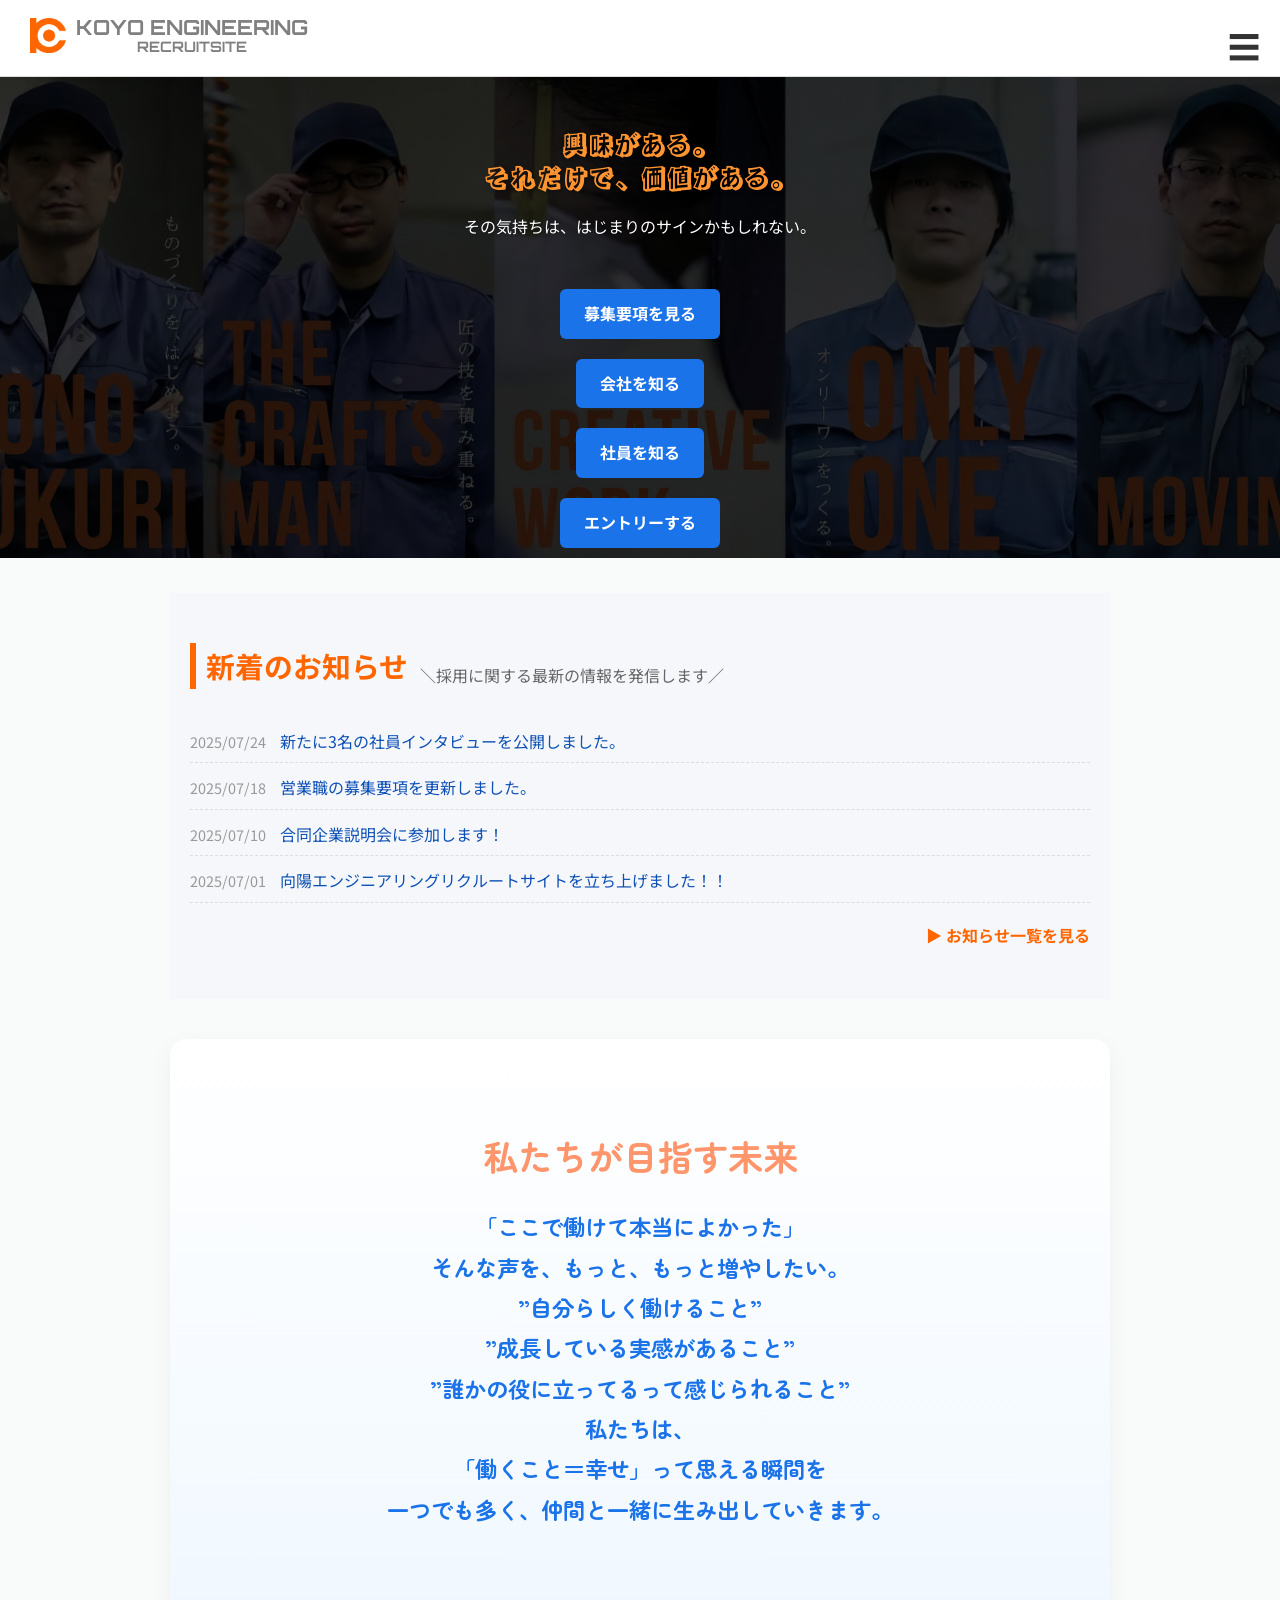
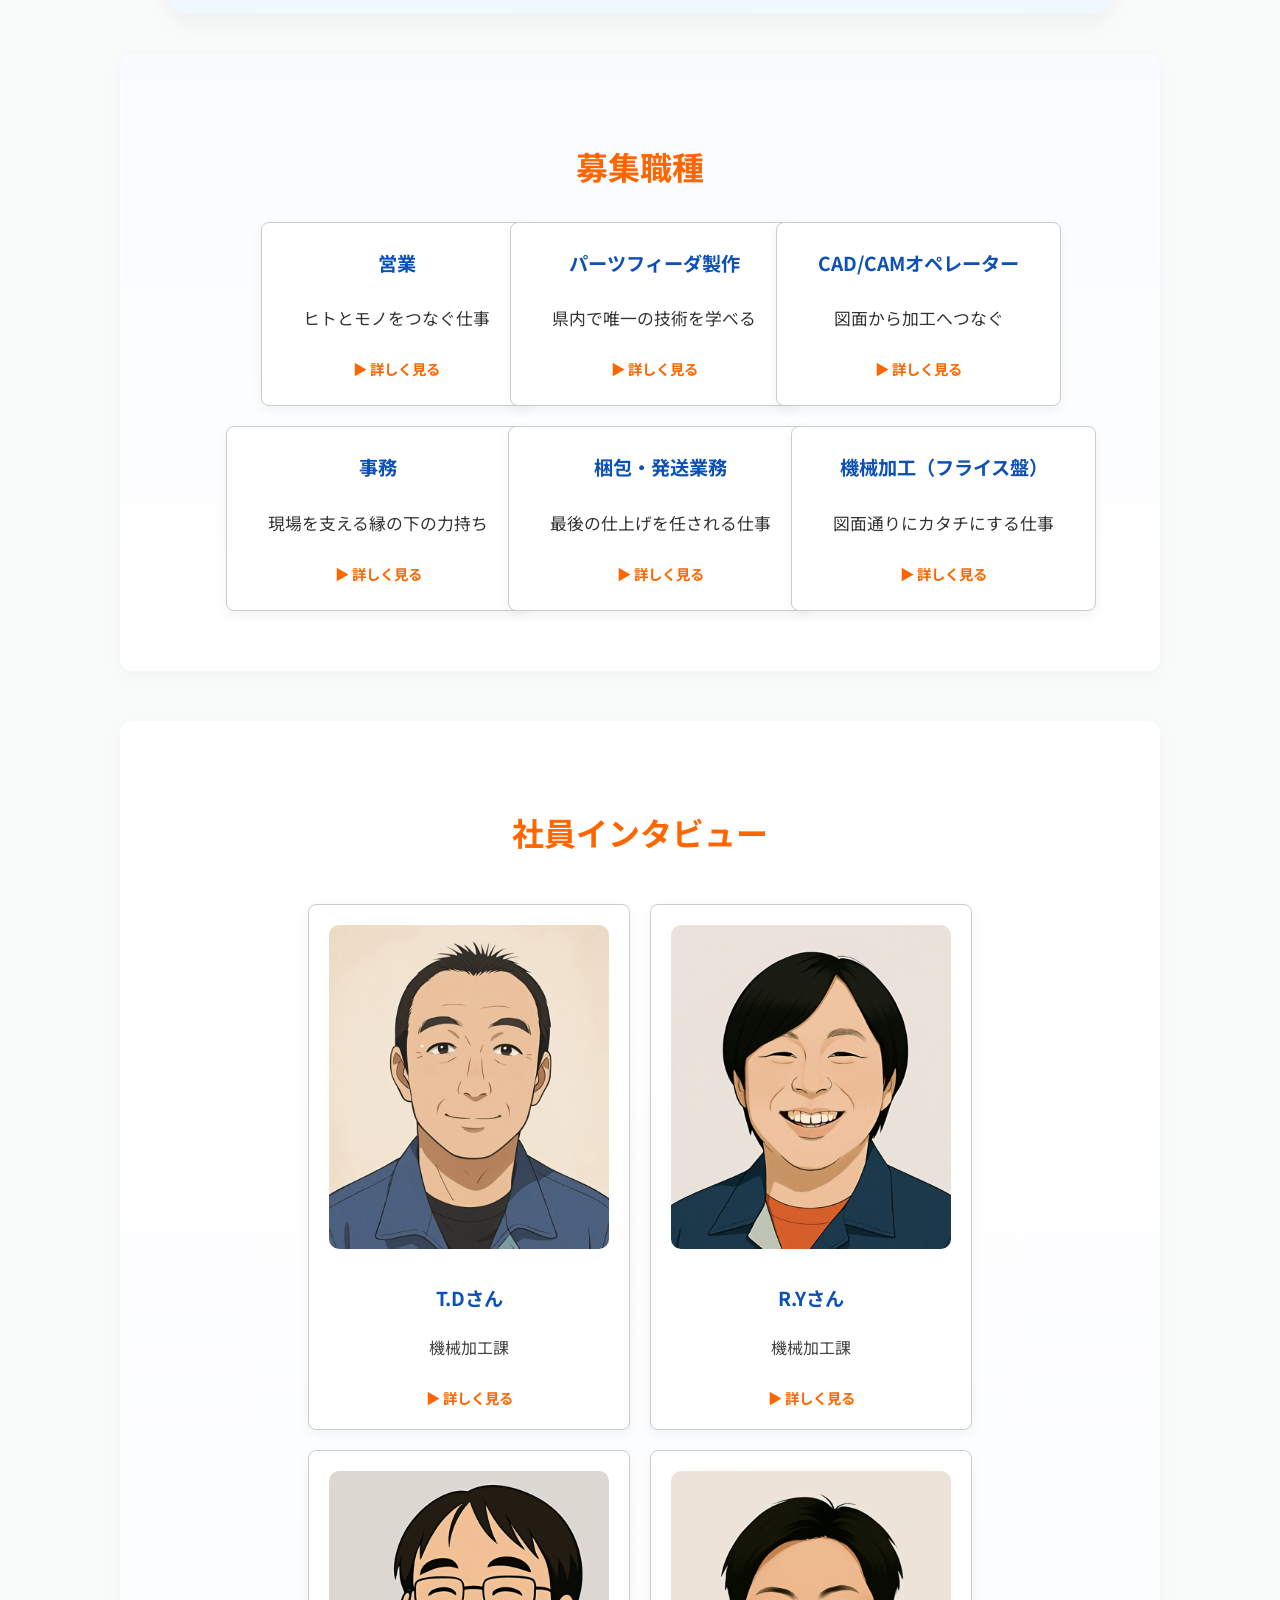
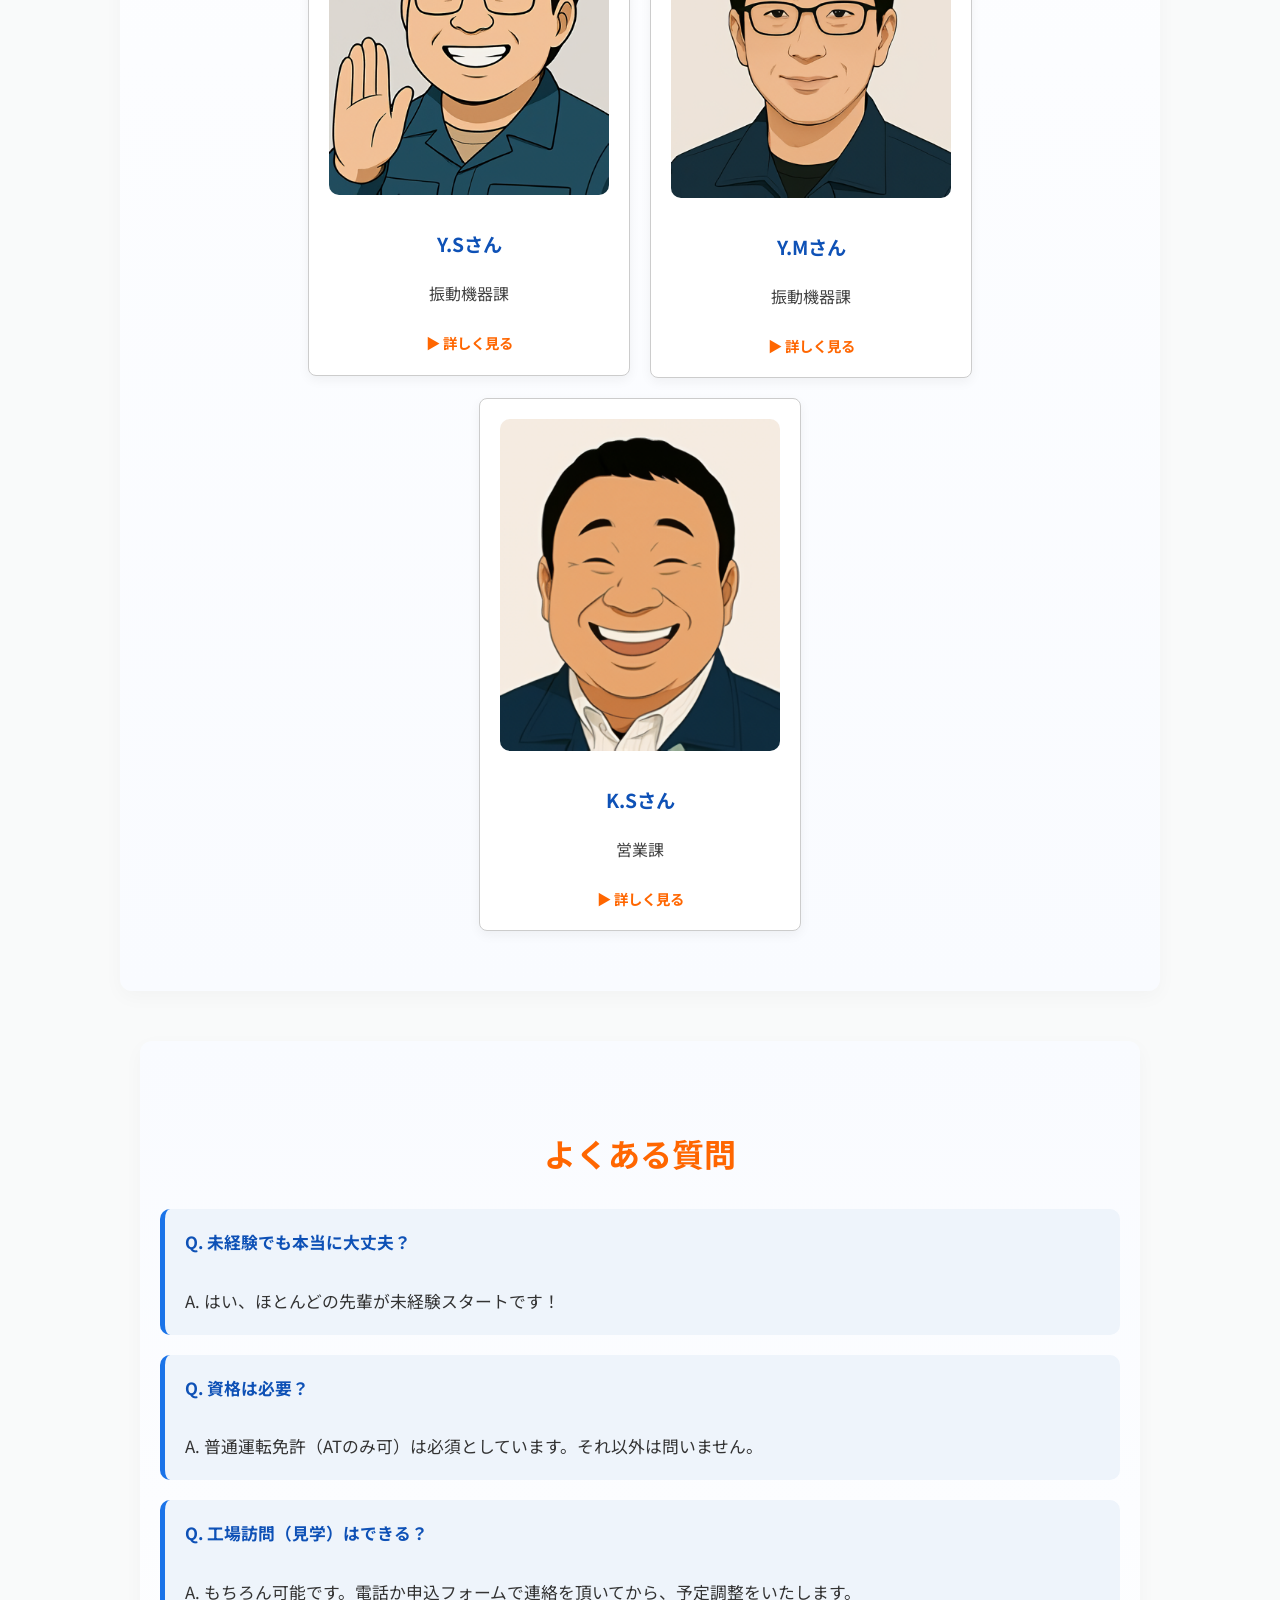
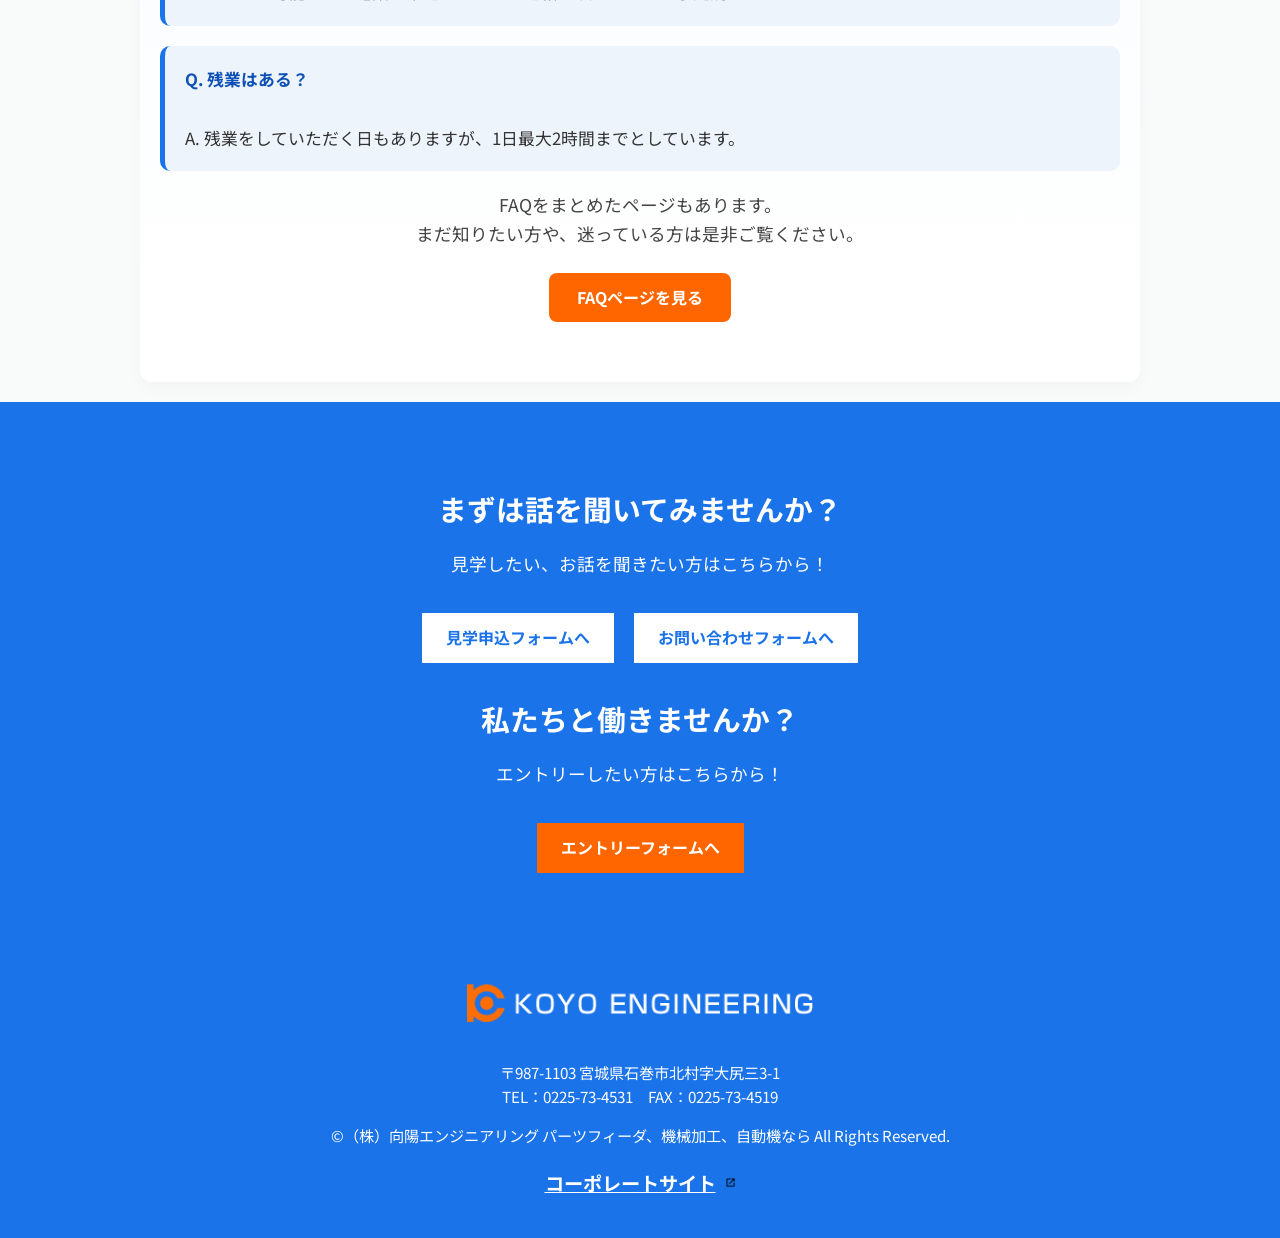
<file: recruit/index.html>
<!DOCTYPE html>
<html lang="ja">
<head>
  <meta charset="UTF-8">
  <meta name="viewport" content="width=device-width, initial-scale=1.0">
  <title>RECRUITSITE｜株式会社向陽エンジニアリング</title>
  <link href="https://fonts.googleapis.com/css2?family=Noto+Sans+JP:wght@400;700&display=swap" rel="stylesheet">
  <link rel="stylesheet" href="css/style.css">
  <link rel="stylesheet" href="css/index.css">
</head>

<body class="has-hero">

  <!-- 🟦 1. ヒーローセクション -->
  <header class="site-header">
    <div class="header-container">
      <a href="index.html" class="logo-area">
        <img src="images/ロゴマーク.png" alt="会社ロゴ" class="site-logo">
        <span class="logo-text">
          <span class="company-name">KOYO ENGINEERING</span>
          <span class="recruit-text">RECRUITSITE</span>
        </span>
      </a>

      <nav class="main-nav">
        <a href="index.html">トップ</a>
        <a href="about.html">会社について</a>
        <a href="interviews.html">社員インタビュー</a>
        <a href="faq.html">よくある質問</a>
        <a href="jobs.html">募集要項</a>
        <a href="news.html">お知らせ</a>
        <div class="dropdown">
          <a href="#" class="dropdown-toggle">各種フォーム</a>
          <div class="dropdown-menu">
            <a href="form.html?type=entry">・エントリー</a>
            <a href="form.html?type=contact">・お問い合わせ</a>
            <a href="form.html?type=offer">・見学申込</a>
          </div>
        </div>
      </nav>

        <!-- ハンバーガーアイコン -->
      <div class="hamburger" id="hamburger">
        ☰
      </div>
    </div>

    <nav class="mobile-nav" id="mobileNav">
      <a href="index.html">トップ</a>
      <a href="about.html">会社について</a>
      <a href="interviews.html">社員インタビュー</a>
      <a href="faq.html">よくある質問</a>
      <a href="jobs.html">募集要項</a>
      <a href="news.html">お知らせ</a>
      <a href="form.html?type=contact">お問い合わせ</a>
      <a href="form.html?type=entry">エントリー</a>
      <a href="form.html?type=offer">見学申込</a>
    </nav>
  </header>

  <section class="hero">
    <div class="hero-content">
      <h1>興味がある。<br>
      それだけで、価値がある。</h1>
      <p>その気持ちは、はじまりのサインかもしれない。</p>
    <div class="cta-buttons">
      <a href="jobs.html" class="hero-btn">募集要項を見る</a>
      <a href="about.html" class="hero-btn">会社を知る</a>
      <a href="interviews.html" class="hero-btn">社員を知る</a>
      <a href="form.html?type=entry" class="hero-btn">エントリーする</a>
    </div>
    </div>
  </section>

  <section class="recruit-news">
    <div class="news-container">
      <div class="news-header">
        <h2>新着のお知らせ</h2>
        <h3 class="news-sub">＼採用に関する最新の情報を発信します／</h3>
      </div>

      <ul class="news-list">
        <li>
          <span class="news-date">2025/07/24</span>
          <a href="interviews.html">新たに3名の社員インタビューを公開しました。</a>
        </li>
        <li>
        <span class="news-date">2025/07/18</span>
          <a href="jobs.html#sales">営業職の募集要項を更新しました。</a>
        </span>
      </li>
        <li>
          <span class="news-date">2025/07/10</span>
          <a href="#">合同企業説明会に参加します！</a>
        </li>
        <li>
          <span class="news-date">2025/07/01</span>
          <a href="#">向陽エンジニアリングリクルートサイトを立ち上げました！！</a>
        </li>
      </ul>
      <div class="news-more">
        <a href="news.html">▶ お知らせ一覧を見る</a>
      </div>
    </div>
  </section>

  <!-- 🟦 2. 私たちの想い -->
  <section class="vision-section">
    <h2>私たちが目指す未来</h2>
    <p class="lead">
      「ここで働けて本当によかった」<br>
      そんな声を、もっと、もっと増やしたい。
      <br>
      ”自分らしく働けること”<br>
      ”成長している実感があること”<br>
      ”誰かの役に立ってるって感じられること”<br>
      私たちは、<br>
      「働くこと＝幸せ」って思える瞬間を<br>
      一つでも多く、仲間と一緒に生み出していきます。
    </p>
  </section>

  <!-- 🟦 3. 募集職種一覧 -->
  <section id="jobs" class="job-section">
    <h2>募集職種</h2>
    <div class="card-grid">
      <a href="jobs.html#sales" class="job-card-link">
        <div class="job-card">
          <h3>営業</h3>
          <p>ヒトとモノをつなぐ仕事</p>
          <span class="card-cta">▶ 詳しく見る</span>
        </div>
      </a>
      <a href="jobs.html#pf" class="job-card-link">
        <div class="job-card">
          <h3>パーツフィーダ製作</h3>
          <p>県内で唯一の技術を学べる</p>
          <span class="card-cta">▶ 詳しく見る</span>
        </div>
      </a>
      <a href="jobs.html#cadcam" class="job-card-link">
        <div class="job-card">
          <h3>CAD/CAMオペレーター</h3>
          <p>図面から加工へつなぐ</p>
          <span class="card-cta">▶ 詳しく見る</span>
        </div>
      </a>
      <a href="jobs.html#kk-jimu" class="job-card-link">
        <div class="job-card">
          <h3>事務</h3>
          <p>現場を支える縁の下の力持ち</p>
          <span class="card-cta">▶ 詳しく見る</span>
        </div>
      </a>
      <a href="jobs.html#konpou" class="job-card-link">
        <div class="job-card">
          <h3>梱包・発送業務</h3>
          <p>最後の仕上げを任される仕事</p>
          <span class="card-cta">▶ 詳しく見る</span>
        </div>
      </a>
      <a href="jobs.html#milling" class="job-card-link">
        <div class="job-card">
          <h3>機械加工（フライス盤）</h3>
          <p>図面通りにカタチにする仕事</p>
          <span class="card-cta">▶ 詳しく見る</span>
        </div>
      </a>
    </div>
  </section>

  <!-- 🟦 4. 働く人・社風紹介 -->
  <section id="interview" class="interview-section">
    <h2>社員インタビュー</h2><br>
    <div class="interview-cards">
      <a href="interview_kk-t-d.html" class="interview-card-link">
        <div class="interview-card">
          <img src="images/t.d_pic.png" alt="T.D" />
          <h3>T.Dさん</h3>
          <p>機械加工課</p>
          <span class="card-cta">▶ 詳しく見る</span>
        </div>
      </a>
      <a href="interview_kk-r-y.html" class="interview-card-link">
        <div class="interview-card">
          <img src="images/r.y_pic.png" lt="R.Y" />
          <h3>R.Yさん</h3>
          <p>機械加工課</p>
          <span class="card-cta">▶ 詳しく見る</span>
        </div>
      </a>
      <a href="interview_pf-y-s.html" class="interview-card-link">
        <div class="interview-card">
          <img src="images/y.s_pic.png" lt="Y.S" />
          <h3>Y.Sさん</h3>
          <p>振動機器課</p>
          <span class="card-cta">▶ 詳しく見る</span>
        </div>
      </a>
      <a href="interview_pf-y-m.html" class="interview-card-link">
        <div class="interview-card">
          <img src="images/y.m_pic.png" lt="Y.M" />
          <h3>Y.Mさん</h3>
          <p>振動機器課</p>
          <span class="card-cta">▶ 詳しく見る</span>
        </div>
      </a>
      <a href="interview_sp-k-s.html" class="interview-card-link">
        <div class="interview-card">
          <img src="images/k.s_pic.png" lt="K.S" />
          <h3>K.Sさん</h3>
          <p>営業課</p>
          <span class="card-cta">▶ 詳しく見る</span>
        </div>
      </a>
    </div>
  </section>

  <!-- 🟦 6. よくある質問 -->
  <section class="faq-section">
    <h2>よくある質問</h2>
    <div class="faq">
      <strong>Q. 未経験でも本当に大丈夫？</strong><br>
      <span>A. はい、ほとんどの先輩が未経験スタートです！</span>
    </div>
    <div class="faq">
      <strong>Q. 資格は必要？</strong><br>
      <span>A. 普通運転免許（ATのみ可）は必須としています。それ以外は問いません。</span>
    </div>
    <div class="faq">
      <strong>Q. 工場訪問（見学）はできる？</strong><br>
      <span>A. もちろん可能です。電話か申込フォームで連絡を頂いてから、予定調整をいたします。</span>
    </div>
    <div class="faq">
      <strong>Q. 残業はある？</strong><br>
      <span>A. 残業をしていただく日もありますが、1日最大2時間までとしています。</span>
    </div>

    <p>FAQをまとめたページもあります。<br>
    まだ知りたい方や、迷っている方は是非ご覧ください。</p>
    <a href="faq.html" class="faq-button">FAQページを見る</a>
  </section>

  <!-- 🟦 7. 応募・エントリー導線 -->
  <div class="cta-section">
    <h2>まずは話を聞いてみませんか？</h2>
    <p>見学したい、お話を聞きたい方はこちらから！</p>
    <a href="form.html?type=offer" class="cta-btn">見学申込フォームへ</a>
    <a href="contact.html" class="cta-btn">お問い合わせフォームへ</a>
    <h2>私たちと働きませんか？</h2>
    <p>エントリーしたい方はこちらから！</p>
    <a href="apply.html" class="cta-btn highlight">エントリーフォームへ</a>
  </div>

  <footer>
    <div class="footer-inner">
      <img src="images/header_logo.png" alt="向陽エンジニアリングロゴ" class="footer-logo">
      <p>〒987-1103 宮城県石巻市北村字大尻三3-1<br>
      TEL：0225-73-4531　FAX：0225-73-4519</p>
      <p>&copy;（株）向陽エンジニアリング パーツフィーダ、機械加工、自動機なら All Rights Reserved.</p>
      <div class="corporate-link">
        <a href="https://koyogroup.net/ko-eng/" target="_blank" rel="nofollow">コーポレートサイト</a>
      </div>
    </div>
  </footer>

<script src="js/index.js"></script>

</body>
</html>
</file>
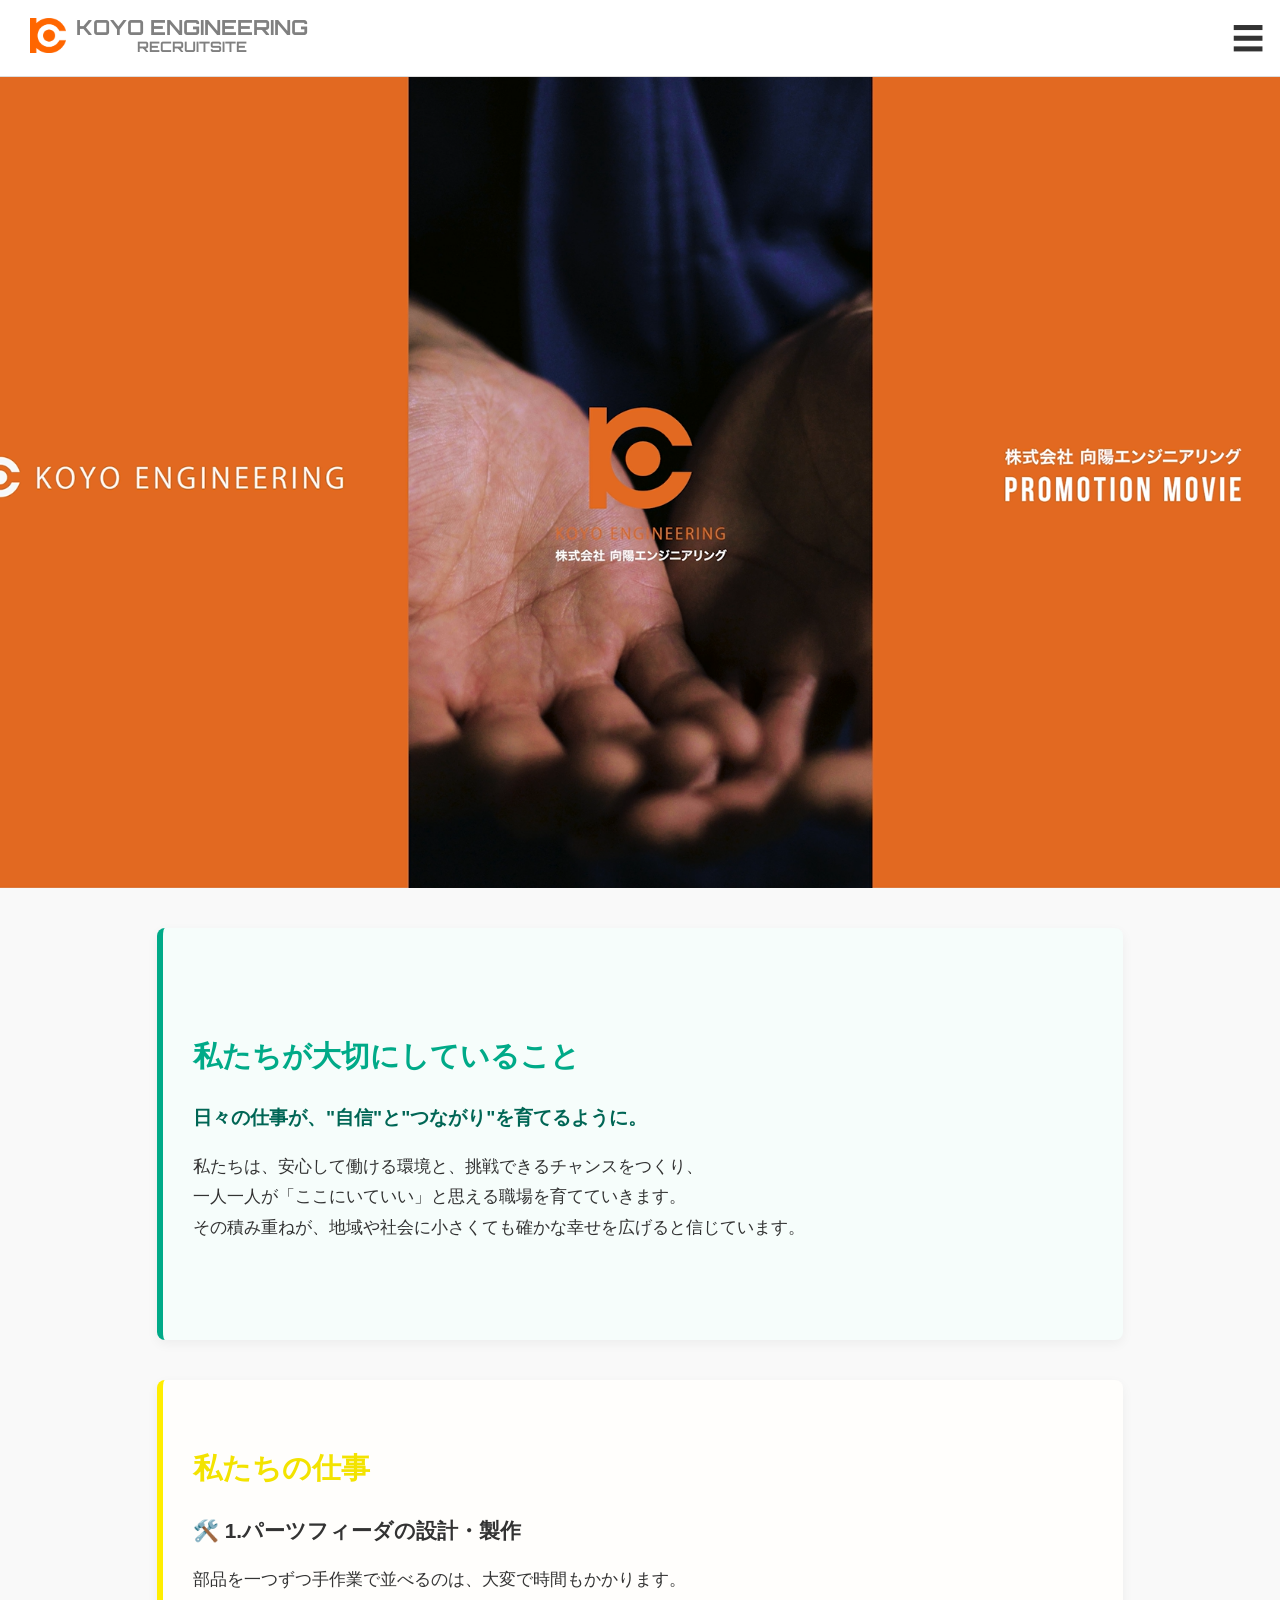
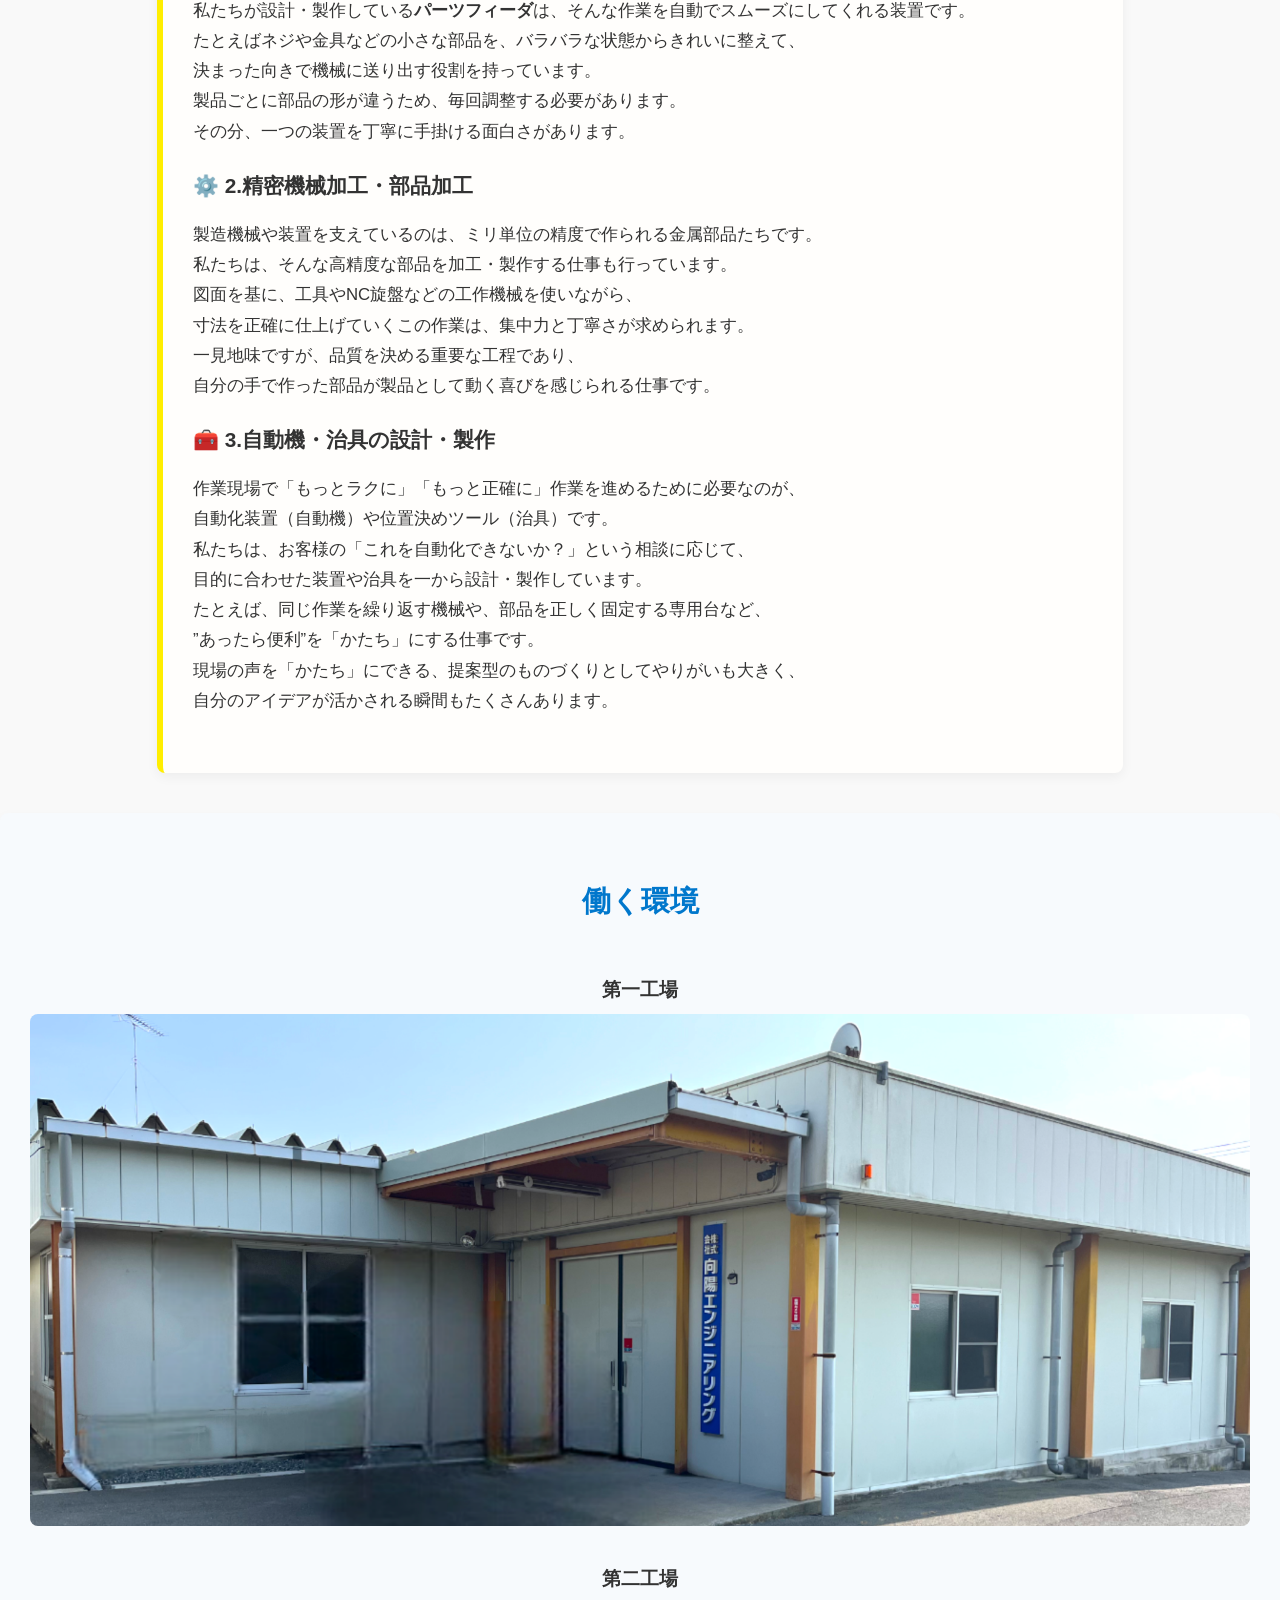
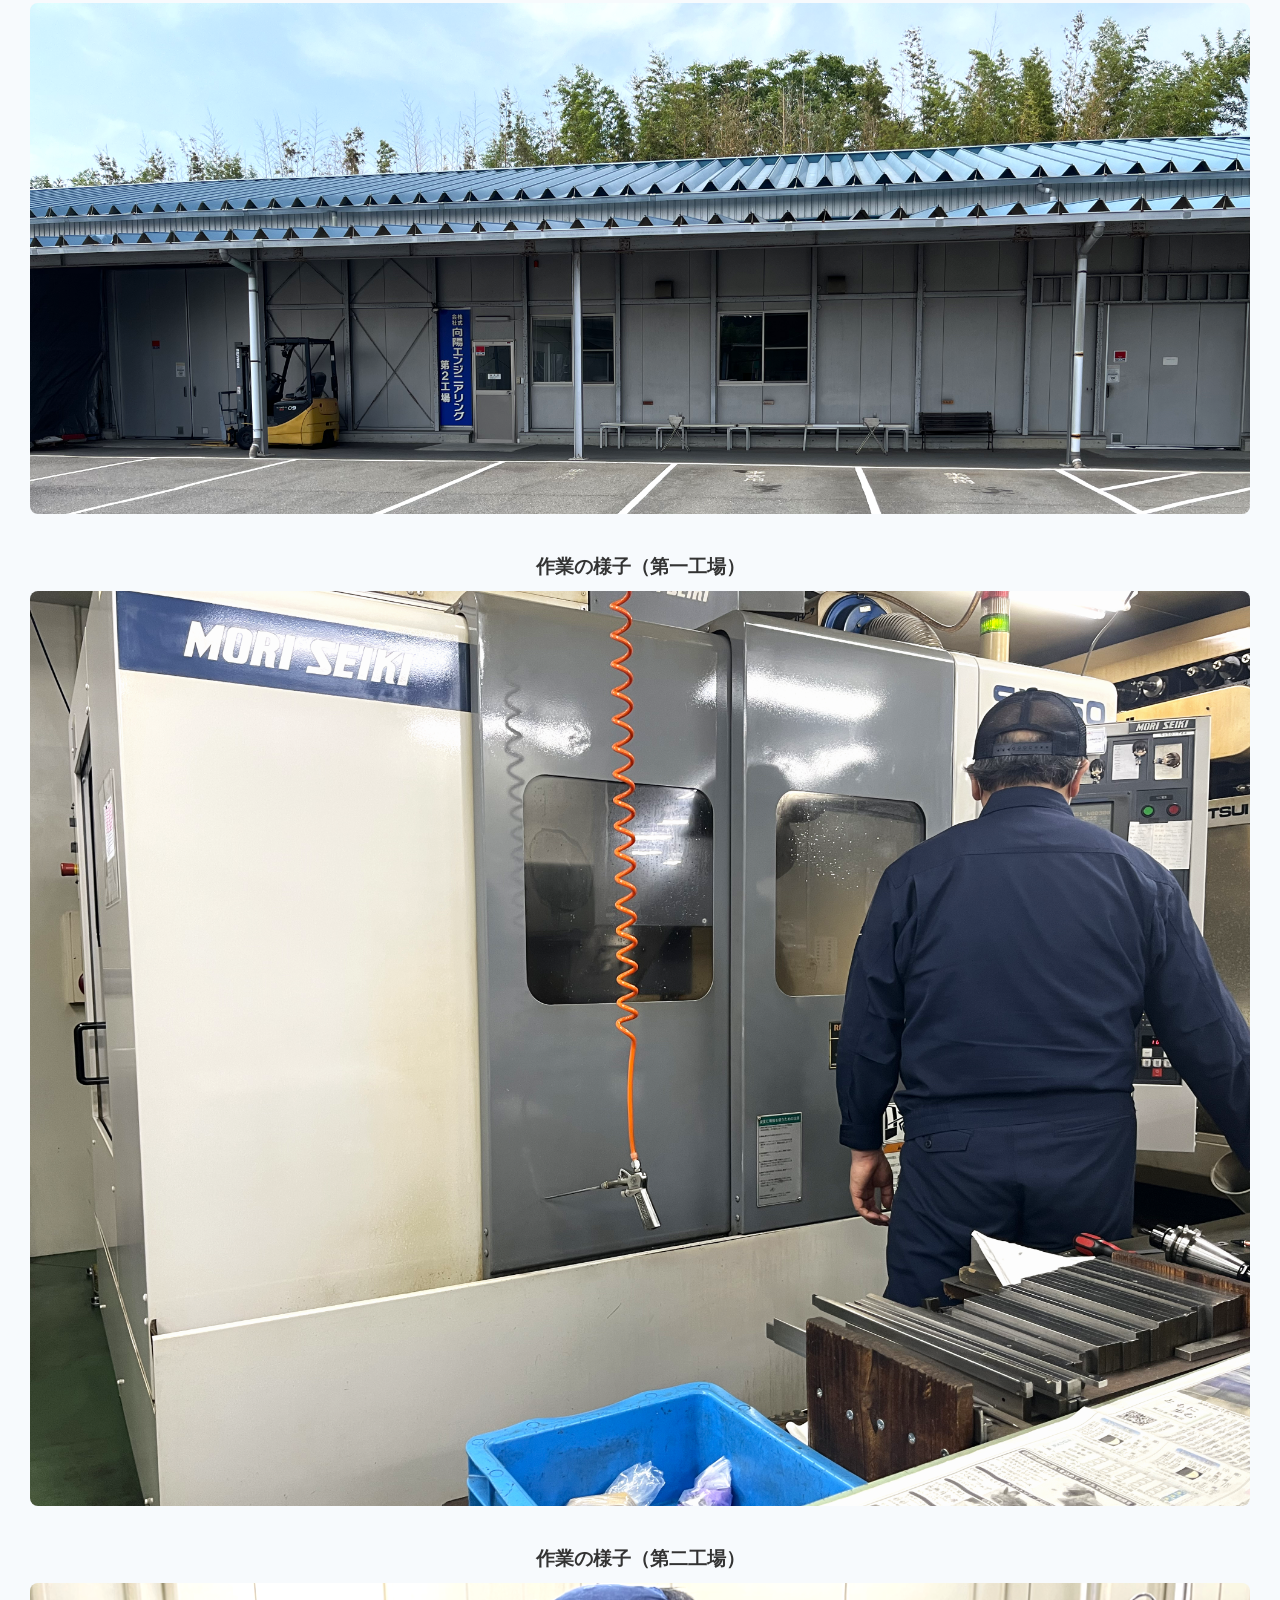
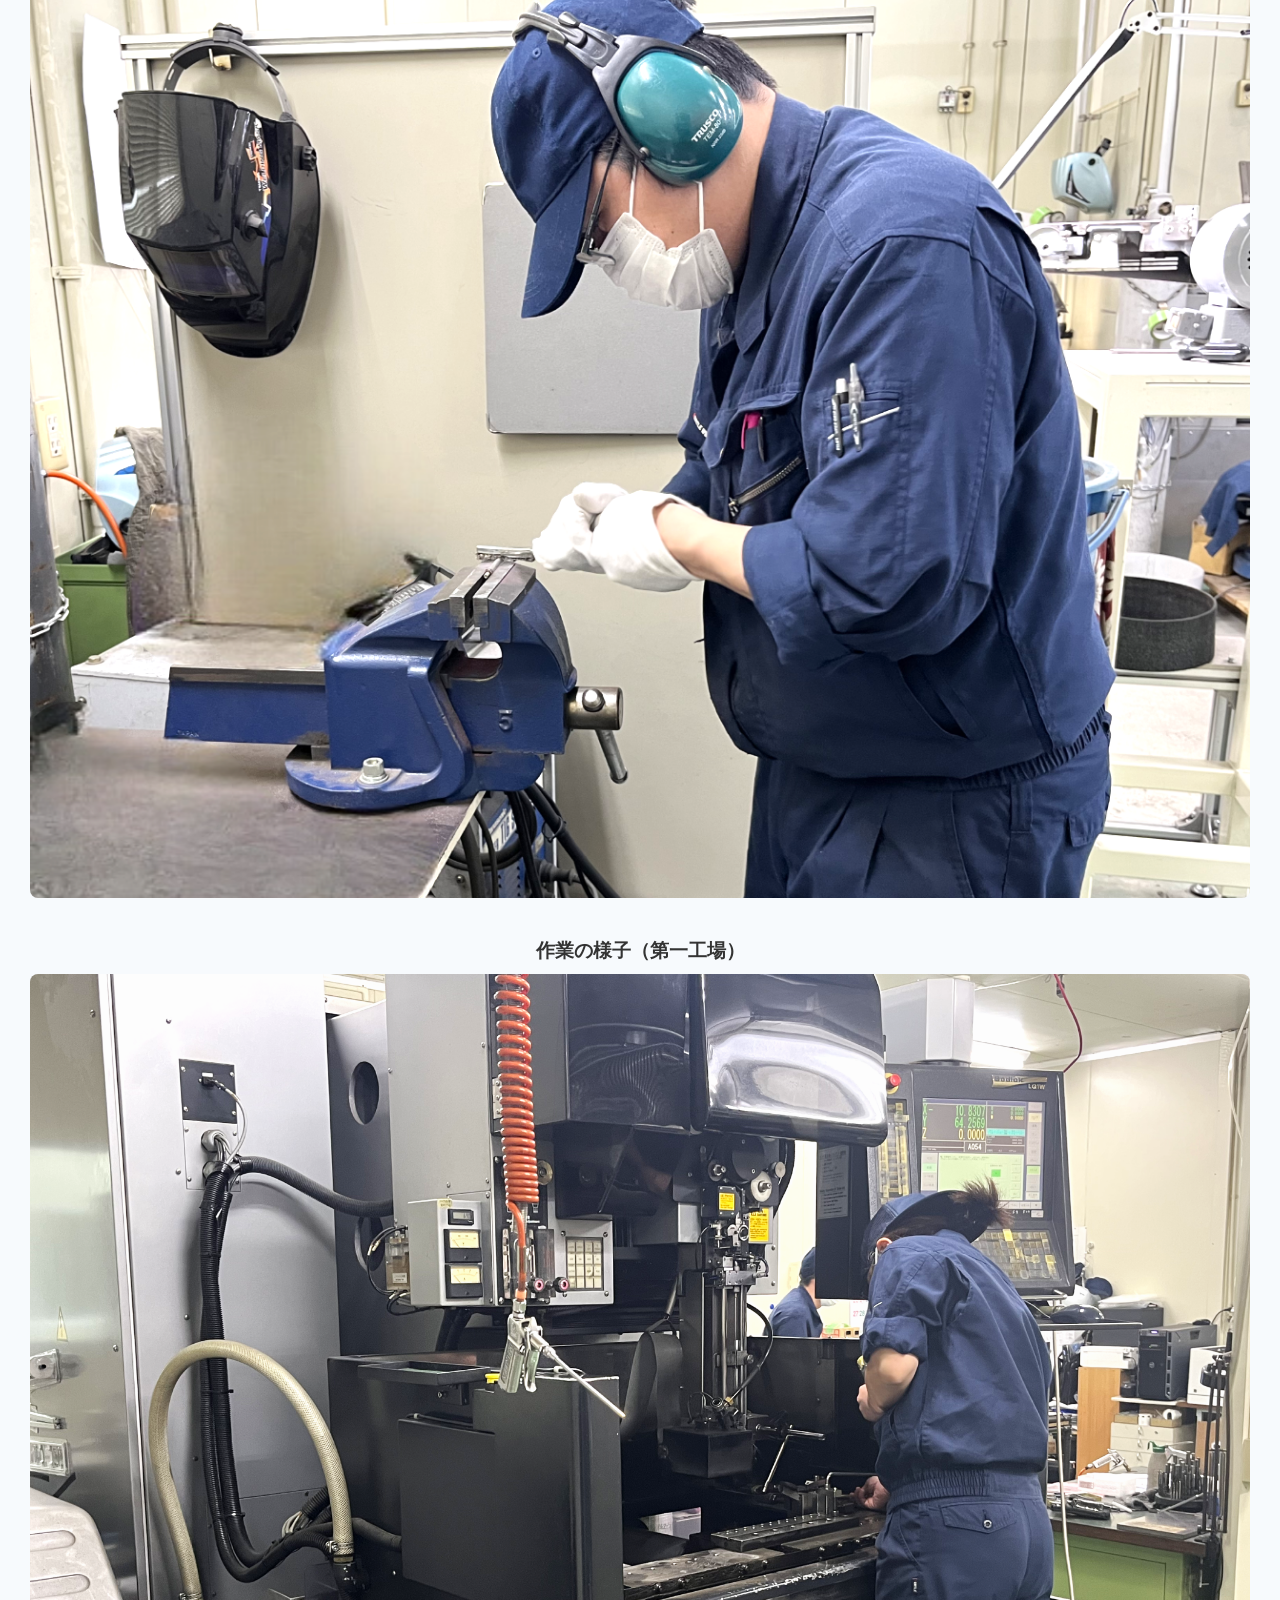
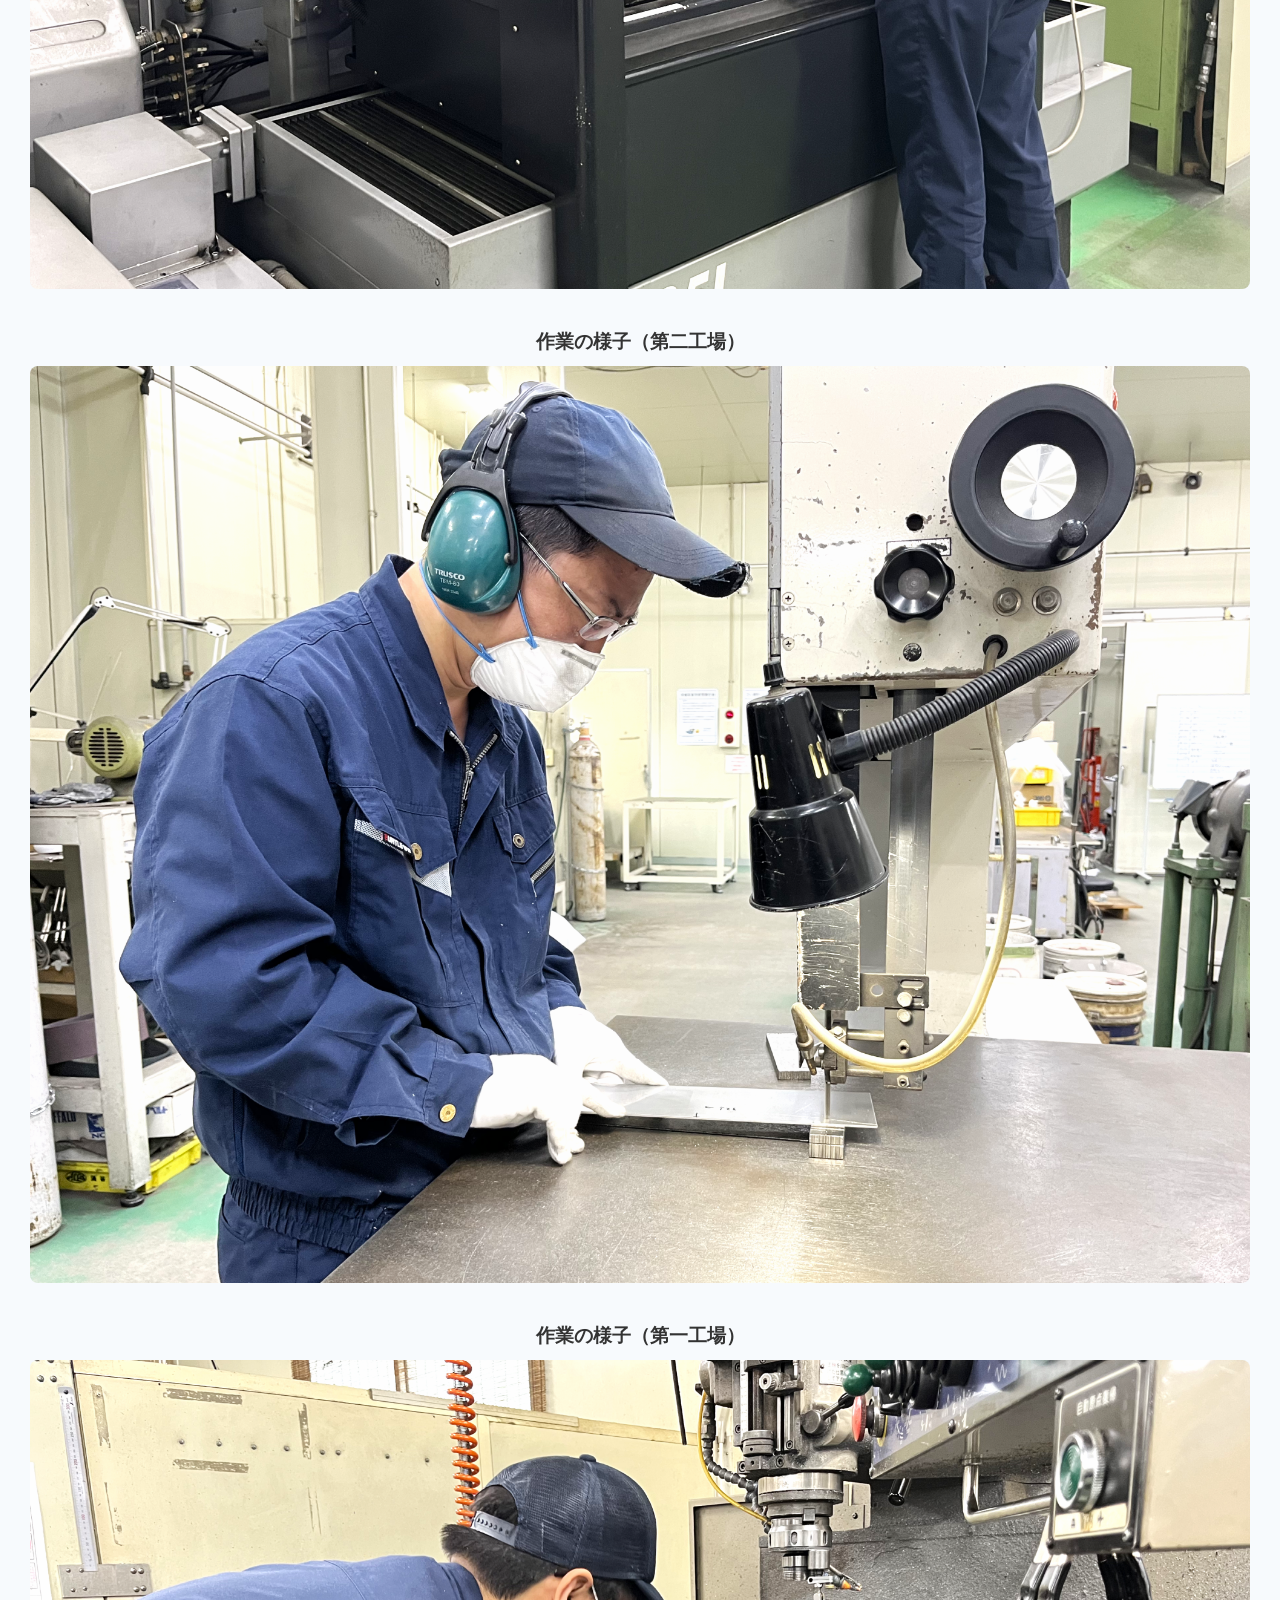
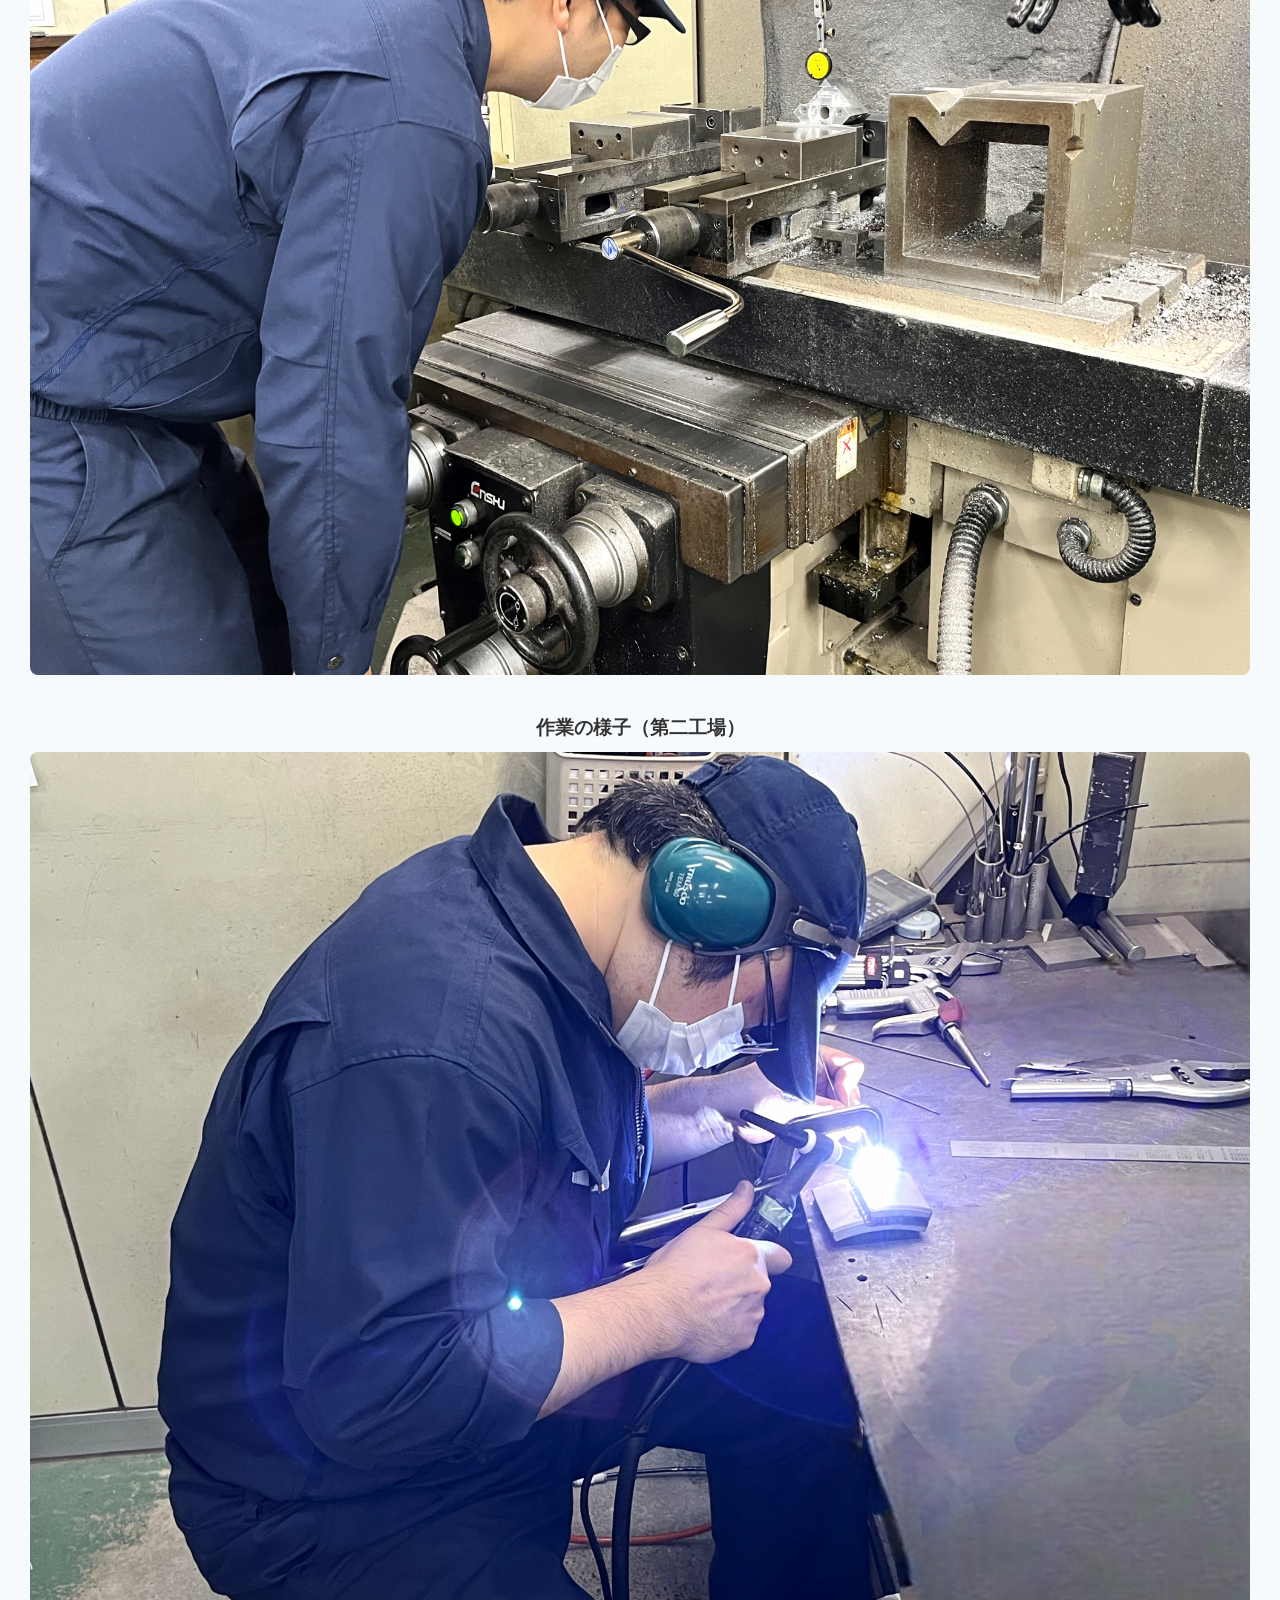
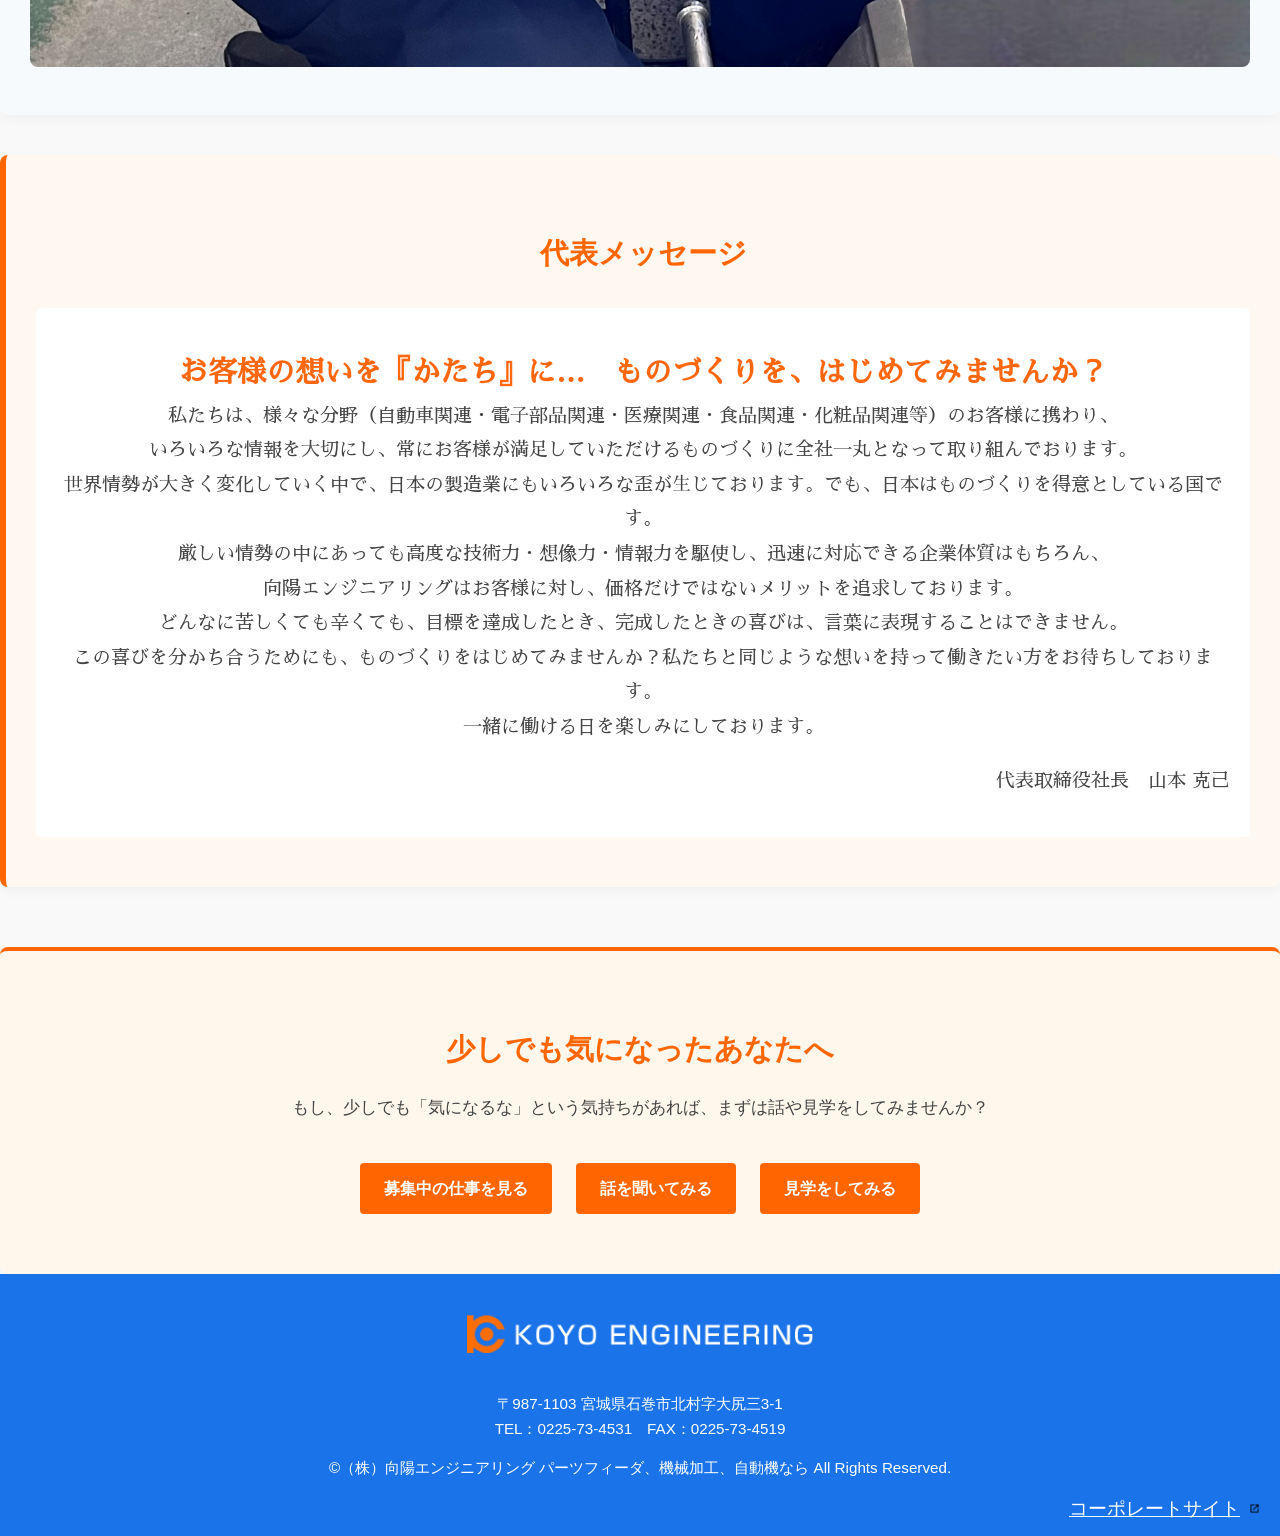
<file: recruit/about.html>
<!DOCTYPE html>
<html lang="ja">
<head>
  <meta charset="UTF-8">
  <meta name="viewport" content="width=device-width, initial-scale=1.0">
  <title>会社情報｜株式会社向陽エンジニアリング</title>
  <link href="https://fonts.googleapis.com/css2?family=Noto+Sans+JP:wght@400;700&display=swap" rel="stylesheet">
  <link rel="stylesheet" href="css/style.css">
  <link rel="stylesheet" href="css/about.css">
</head>
<body class="no-hero">
  <header class="site-header">
    <div class="header-container">
      <a href="index.html" class="logo-area">
        <img src="images/ロゴマーク.png" alt="会社ロゴ" class="site-logo">
        <span class="logo-text">
          <span class="company-name">KOYO ENGINEERING</span>
          <span class="recruit-text">RECRUITSITE</span>
        </span>
      </a>
        <nav class="main-nav">
          <a href="index.html">トップ</a>
          <a href="about.html">会社について</a>
          <a href="interviews.html">社員インタビュー</a>
          <a href="faq.html">よくある質問</a>
          <a href="jobs.html">募集要項</a>
          <a href="news.html">お知らせ</a>
          <div class="dropdown">
          <a href="#" class="dropdown-toggle">各種フォーム</a>
          <div class="dropdown-menu">
            <a href="form.html?type=entry">・エントリー</a>
            <a href="form.html?type=contact">・お問い合わせ</a>
            <a href="form.html?type=offer">・見学申込</a>
          </div>
        </div>
        </nav>
        <div class="hamburger" id="hamburger">☰</div>
    </div>
    <nav class="mobile-nav" id="mobileNav">
      <a href="index.html">トップ</a>
      <a href="about.html">会社について</a>
      <a href="interviews.html">社員インタビュー</a>
      <a href="faq.html">よくある質問</a>
      <a href="jobs.html">募集要項</a>
      <a href="news.html">お知らせ</a>
      <a href="form.html?type=entry">エントリー</a>
      <a href="form.html?type=contact">お問い合わせ</a>
      <a href="form.html?type=offer">見学申込</a>
    </nav>
  </header>

  <section class="video-hero">
    <!--PC用動画-->
    <div class="video-wrapper pc-only">
      <iframe src="https://www.youtube.com/embed/ItESIH4qIm?autoplay=1&mute=1&loop=1&playlist=ItESIH4qIm0&controls=0&modestbranding=1&rel=0"></iframe>
    </div>

    <!--スマホ用静止画-->
    <div class="video-fallback sp-only">
      <img src="images/responsive.png" alt="ようこそ、向陽エンジニアリングへ">
    </div>

    <div class="video-overlay">
      <h1>ようこそ 向陽エンジニアリングへ</h1>
      <p>スクロールして次へ</p>
      <div class="scroll-down" id="scrollDown">▼</div>
    </div>
  </section>

  <!-- 私たちの想い -->
  <section class="mission-section fade-in">
    <h2>私たちが大切にしていること</h2>
    <p class="lead">日々の仕事が、"自信"と"つながり"を育てるように。</p>
    <p>
      私たちは、安心して働ける環境と、挑戦できるチャンスをつくり、<br>
      一人一人が「ここにいていい」と思える職場を育てていきます。<br>
      その積み重ねが、地域や社会に小さくても確かな幸せを広げると信じています。
    </p>
  </section>

  <!-- 事業内容 -->
  <section class="business-section fade-in">
    <h2>私たちの仕事</h2>
    <h3>🛠️ 1.パーツフィーダの設計・製作</h3>
    <p>部品を一つずつ手作業で並べるのは、大変で時間もかかります。<br>
    私たちが設計・製作している<b>パーツフィーダ</b>は、そんな作業を自動でスムーズにしてくれる装置です。<br>
    たとえばネジや金具などの小さな部品を、バラバラな状態からきれいに整えて、<br>
    決まった向きで機械に送り出す役割を持っています。<br>
    製品ごとに部品の形が違うため、毎回調整する必要があります。<br>
    その分、一つの装置を丁寧に手掛ける面白さがあります。</p>
    <h3>⚙️ 2.精密機械加工・部品加工</h3>
    <p>製造機械や装置を支えているのは、ミリ単位の精度で作られる金属部品たちです。<br>
    私たちは、そんな高精度な部品を加工・製作する仕事も行っています。<br>
    図面を基に、工具やNC旋盤などの工作機械を使いながら、<br>
    寸法を正確に仕上げていくこの作業は、集中力と丁寧さが求められます。<br>
    一見地味ですが、品質を決める重要な工程であり、<br>
    自分の手で作った部品が製品として動く喜びを感じられる仕事です。</p>
    <h3>🧰 3.自動機・治具の設計・製作</h3>
    <p>作業現場で「もっとラクに」「もっと正確に」作業を進めるために必要なのが、<br>
    自動化装置（自動機）や位置決めツール（治具）です。<br>
    私たちは、お客様の「これを自動化できないか？」という相談に応じて、<br>
    目的に合わせた装置や治具を一から設計・製作しています。<br>
    たとえば、同じ作業を繰り返す機械や、部品を正しく固定する専用台など、<br>
    ”あったら便利”を「かたち」にする仕事です。<br>
    現場の声を「かたち」にできる、提案型のものづくりとしてやりがいも大きく、<br>
    自分のアイデアが活かされる瞬間もたくさんあります。</p>
  </section>

  <!-- 写真ギャラリー -->
  <section class="gallery-section fade-in">
    <h2>働く環境</h2>
    <div class="gallery">
      <div class="gallery-item">
        <h3 class="caption">第一工場</h3>
          <img src="images/daiitikoujou_gaikan.png" alt="第一工場外観">
      </div>
      <div class="gallery-item">
        <h3 class="caption">第二工場</h3>
          <img src="images/dainikoujou_gaikan.png" alt="第二工場外観">
      </div>
      <div class="gallery-item">
        <h3 class="caption">作業の様子（第一工場）</h3>
          <img src="images/daiitikoujou_1.png" alt="第一工場_1">
      </div>
      <div class="gallery-item">
        <h3 class="caption">作業の様子（第二工場）</h3>
          <img src="images/dainikoujou_1.png" alt="第二工場_1">
      </div>
      <div class="gallery-item">
        <h3 class="caption">作業の様子（第一工場）</h3>
          <img src="images/daiitikoujou_2.png" alt="第一工場_2">
      </div>
      <div class="gallery-item">
        <h3 class="caption">作業の様子（第二工場）</h3>
          <img src="images/dainikoujou_2.png" alt="第二工場_2">
      </div>
      <div class="gallery-item">
        <h3 class="caption">作業の様子（第一工場）</h3>
          <img src="images/daiitikoujou_3.png" alt="第一工場_3">
      </div>
      <div class="gallery-item">
        <h3 class="caption">作業の様子（第二工場）</h3>
          <img src="images/dainikoujou_3.png" alt="第二工場_3">
      </div>
    </div>
  </section>

  <!-- 社長メッセージ -->
  <section class="message-section fade-in">
    <h2>代表メッセージ</h2>
    <div class="message-box">
      <p>
        <b>お客様の想いを『かたち』に…　ものづくりを、はじめてみませんか？</b><br>
        私たちは、様々な分野（自動車関連・電子部品関連・医療関連・食品関連・化粧品関連等）のお客様に携わり、<br>
        いろいろな情報を大切にし、常にお客様が満足していただけるものづくりに全社一丸となって取り組んでおります。<br>
        世界情勢が大きく変化していく中で、日本の製造業にもいろいろな歪が生じております。でも、日本はものづくりを得意としている国です。<br>
        厳しい情勢の中にあっても高度な技術力・想像力・情報力を駆使し、迅速に対応できる企業体質はもちろん、<br>
        向陽エンジニアリングはお客様に対し、価格だけではないメリットを追求しております。<br>
        どんなに苦しくても辛くても、目標を達成したとき、完成したときの喜びは、言葉に表現することはできません。<br>
        この喜びを分かち合うためにも、ものづくりをはじめてみませんか？私たちと同じような想いを持って働きたい方をお待ちしております。<br>
        一緒に働ける日を楽しみにしております。
      </p>
      <p style="text-align: right;">代表取締役社長　山本 克己</p>
    </div>
  </section>

  <section class="cta-section fade-in">
    <h2>少しでも気になったあなたへ</h2>
    <p>もし、少しでも「気になるな」という気持ちがあれば、まずは話や見学をしてみませんか？</p>
    <div class="cta-buttons">
      <a href="jobs.html">募集中の仕事を見る</a>
      <a href="form.html?type=contact">話を聞いてみる</a>
      <a href="form.html?type=offer">見学をしてみる</a>
    </div>
  </section>

  <footer>
    <div class="footer-inner">
      <img src="images/header_logo.png" alt="向陽エンジニアリングロゴ" class="footer-logo">
      <p>〒987-1103 宮城県石巻市北村字大尻三3-1<br>
      TEL：0225-73-4531　FAX：0225-73-4519</p>
      <p>&copy;（株）向陽エンジニアリング パーツフィーダ、機械加工、自動機なら All Rights Reserved.</p>
      <div class="corporate-link">
        <a href="https://koyogroup.net/ko-eng/" target="_blank" rel="nofollow">コーポレートサイト</a>
      </div>
    </div>
  </footer>

  <script src="js/about.js"></script>

</body>
</html>
</file>
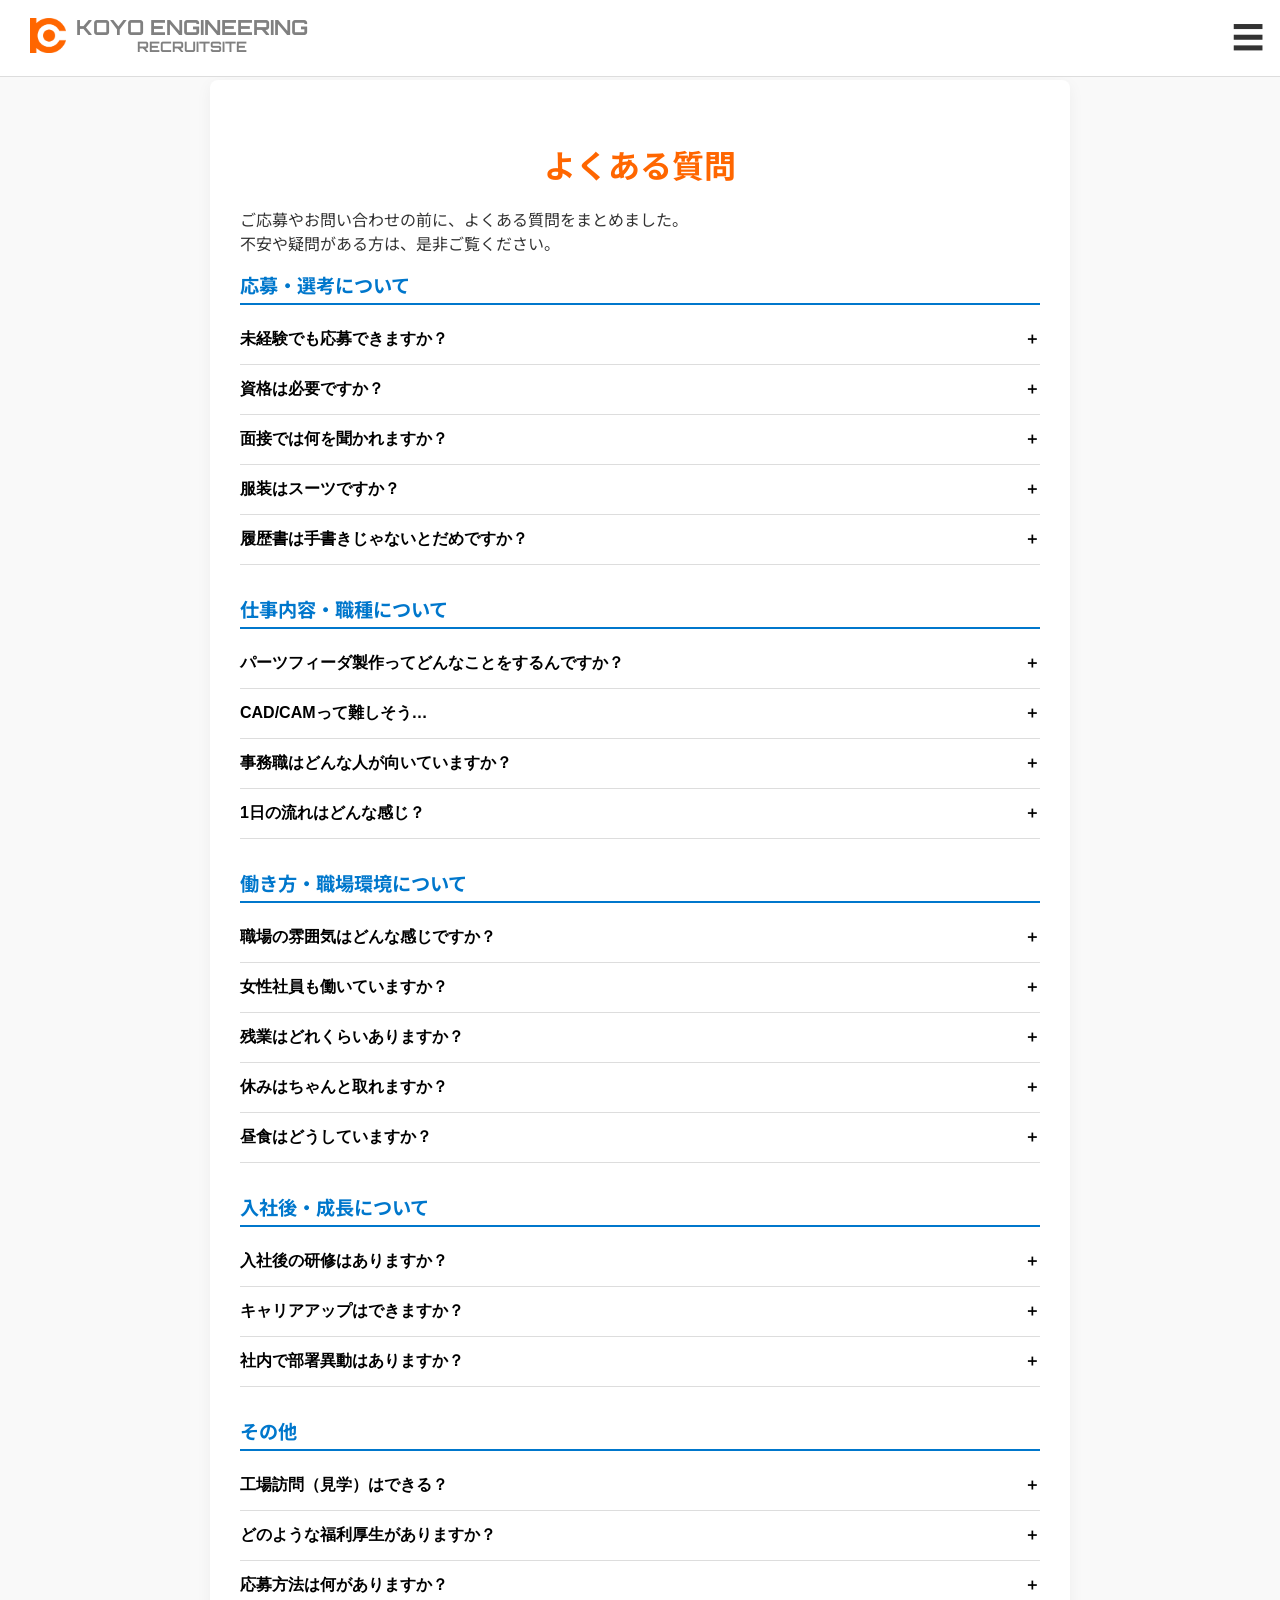
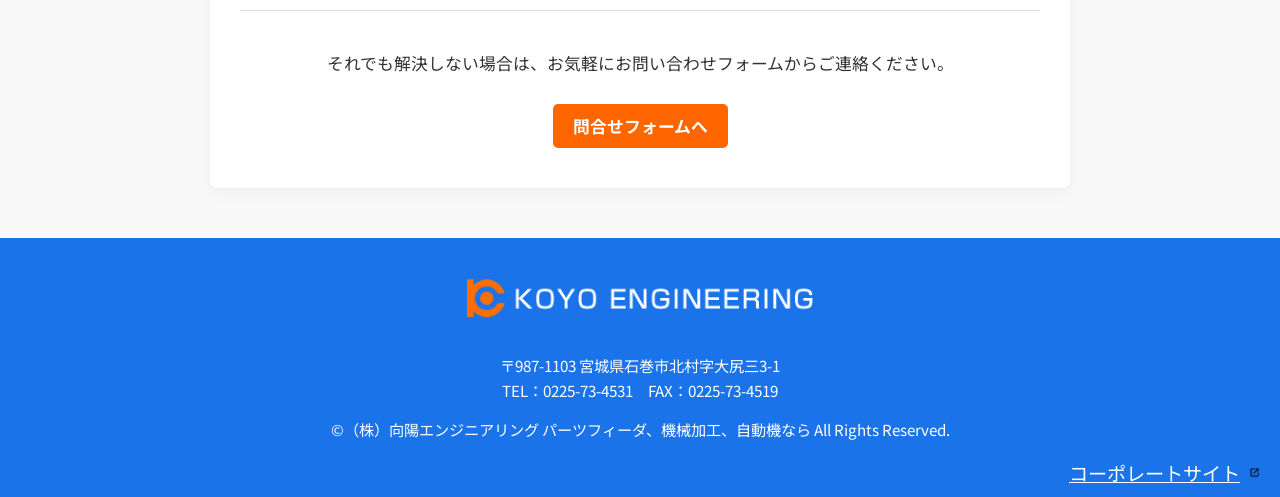
<file: recruit/faq.html>
<!DOCTYPE html>
<html lang="ja">
<head>
  <meta charset="UTF-8">
  <meta name="viewport" content="width=device-width, initial-scale=1.0">
  <title>FAQ｜株式会社向陽エンジニアリング</title>
  <link href="https://fonts.googleapis.com/css2?family=Noto+Sans+JP:wght@400;700&display=swap" rel="stylesheet">
  <link rel="stylesheet" href="css/style.css">
  <link rel="stylesheet" href="css/faq.css">
</head>
<body class="no-hero">
    <header class="site-header">
    <div class="header-container">
      <a href="index.html" class="logo-area">
        <img src="images/ロゴマーク.png" alt="会社ロゴ" class="site-logo">
        <span class="logo-text">
          <span class="company-name">KOYO ENGINEERING</span>
          <span class="recruit-text">RECRUITSITE</span>
        </span>
      </a>
        <nav class="main-nav">
        <a href="index.html">トップ</a>
        <a href="about.html">会社について</a>
        <a href="interviews.html">社員インタビュー</a>
        <a href="faq.html">よくある質問</a>
        <a href="jobs.html">募集要項</a>
        <a href="news.html">お知らせ</a>
        <div class="dropdown">
          <a href="#" class="dropdown-toggle">各種フォーム</a>
          <div class="dropdown-menu">
            <a href="form.html?type=entry">・エントリー</a>
            <a href="form.html?type=contact">・お問い合わせ</a>
            <a href="form.html?type=offer">・見学申込</a>
          </div>
        </div>
        </nav>
        <div class="hamburger" id="hamburger">☰</div>
    </div>
    <nav class="mobile-nav" id="mobileNav">
      <a href="index.html">トップ</a>
      <a href="about.html">会社について</a>
      <a href="interviews.html">社員インタビュー</a>
      <a href="faq.html">よくある質問</a>
      <a href="jobs.html">募集要項</a>
      <a href="news.html">お知らせ</a>
      <a href="form.html?type=entry">エントリー</a>
      <a href="form.html?type=contact">お問い合わせ</a>
      <a href="form.html?type=offer">見学申込</a>
    </nav>
  </header>

<div class="faq-container">
    <h1>よくある質問</h1>
    <p class="faq-info">
        ご応募やお問い合わせの前に、よくある質問をまとめました。<br>
        不安や疑問がある方は、是非ご覧ください。
    </p>

    <div class="faq-category">
        <h2>応募・選考について</h2>
        <div class="faq-item">
            <button class="faq-question">未経験でも応募できますか？</button>
            <div class="faq-answer">はい。ほとんどの社員が未経験からスタートしています。</div>
        </div>

        <div class="faq-item">
            <button class="faq-question">資格は必要ですか？</button>
            <div class="faq-answer">普通運転免許（ATのみ可）のみ必須としています。人柄とやる気を重視しています。</div>
        </div>

        <div class="faq-item">
            <button class="faq-question">面接では何を聞かれますか？</button>
            <div class="faq-answer">履歴書に書かれていることをベースに簡単にお話するだけです。<br>
                面接というより面談に近いので、リラックスしてお話しください。</div>
        </div>

        <div class="faq-item">
            <button class="faq-question">服装はスーツですか？</button>
            <div class="faq-answer">服装は問いません。季節に合った服装でお越しください。</div>
        </div>

        <div class="faq-item">
            <button class="faq-question">履歴書は手書きじゃないとだめですか？</button>
            <div class="faq-answer">履歴書の形式は問いません。</div>
        </div>
    </div>

    <div class="faq-category">
        <h2>仕事内容・職種について</h2>

        <div class="faq-item">
            <button class="faq-question">パーツフィーダ製作ってどんなことをするんですか？</button>
            <div class="faq-answer">機械で金属を加工して部品の作成をしたり、組立の手伝いや完成した製品の点検などを行います。<br>
            始めは現場の先輩に指導してもらいながら加工の仕方などを勉強します。
            </div>
        </div>

        <div class="faq-item">
            <button class="faq-question">CAD/CAMって難しそう…</button>
            <div class="faq-answer">先輩に指導してもらったり、マニュアルを見ながら操作練習をするところから始めます。<br>
            外部講習会などに参加していただく場合もあります。</div>
        </div>

        <div class="faq-item">
            <button class="faq-question">事務職はどんな人が向いていますか？</button>
            <div class="faq-answer">コツコツ作業が好きな方や、周囲を支えるのが得意な方に向いています。</div>
        </div>

        <div class="faq-item">
            <button class="faq-question">1日の流れはどんな感じ？</button>
            <div class="faq-answer">8:10始業～17:05終業です。<br>
                休憩は10分休憩を2回と45分の昼休憩で計65分あります。</div>
        </div>
    </div>

    <div class="faq-category">
        <h2>働き方・職場環境について</h2>

        <div class="faq-item">
            <button class="faq-question">職場の雰囲気はどんな感じですか？</button>
            <div class="faq-answer">年齢層は少し高めですが、とても暖かく、和やかな雰囲気です。</div>
        </div>

        <div class="faq-item">
            <button class="faq-question">女性社員も働いていますか？</button>
            <div class="faq-answer">はい。女性社員も何名か在籍しております。</div>
        </div>

        <div class="faq-item">
            <button class="faq-question">残業はどれくらいありますか？</button>
            <div class="faq-answer">仕事状況や職種によりますが、月平均20時間程度です。<br>
            残業時間は最大2時間までなので、プライベートの時間が確保しやすいです。</div>
        </div>

        <div class="faq-item">
            <button class="faq-question">休みはちゃんと取れますか？</button>
            <div class="faq-answer">会社カレンダー規定なので、土曜・祝日に出勤していただくこともあります。<br>
            ただ、有給はとても取りやすくなっています。</div>
        </div>

        <div class="faq-item">
            <button class="faq-question">昼食はどうしていますか？</button>
            <div class="faq-answer">450円～550円ほどでお弁当を購入するか、持参になります。</div>
        </div>
    </div>

    <div class="faq-category">
        <h2>入社後・成長について</h2>

        <div class="faq-item">
            <button class="faq-question">入社後の研修はありますか？</button>
            <div class="faq-answer">はい。基礎から丁寧に教えます。OJT+先輩フォローがあります。</div>
        </div>

        <div class="faq-item">
            <button class="faq-question">キャリアアップはできますか？</button>
            <div class="faq-answer">はい。スキルや希望に応じて、リーダー・管理職などへの道もあります。</div>
        </div>

        <div class="faq-item">
            <button class="faq-question">社内で部署異動はありますか？</button>
            <div class="faq-answer">希望を考慮のうえ、本人の適正とタイミング次第ではあります。</div>
        </div>
    </div>

    <div class="faq-category">
        <h2>その他</h2>

        <div class="faq-item">
            <button class="faq-question">工場訪問（見学）はできる？</button>
            <div class="faq-answer">事前にご連絡をいただければ、こちらで予定調整をいたします。<br>
            こちらの<a href="offer_form.html">申込フォーム</a>か、お電話（0225-73-4531）から承っております。<br>
            お気軽にお申し込みください。</div>
        </div>

        <div class="faq-item">
            <button class="faq-question">どのような福利厚生がありますか？</button>
            <div class="faq-answer">各種保険（雇用、労災、健康、厚生、財形）、通勤手当、皆勤手当（月の皆勤者に7000円）などがあります。</div>
        </div>

        <div class="faq-item">
            <button class="faq-question">応募方法は何がありますか？</button>
            <div class="faq-answer">現在は、ホームページの<a href="apply.html">エントリーフォーム</a>から受け付けています。</div>
        </div>
    </div>
    <div class="faq-footer">
            <p>それでも解決しない場合は、お気軽にお問い合わせフォームからご連絡ください。</p>
            <a href="form.html?type=contact">問合せフォームへ</a>
        </div>
</div>

  <footer>
    <div class="footer-inner">
      <img src="images/header_logo.png" alt="向陽エンジニアリングロゴ" class="footer-logo">
      <p>〒987-1103 宮城県石巻市北村字大尻三3-1<br>
      TEL：0225-73-4531　FAX：0225-73-4519</p>
      <p>&copy;（株）向陽エンジニアリング パーツフィーダ、機械加工、自動機なら All Rights Reserved.</p>
      <div class="corporate-link">
        <a href="https://koyogroup.net/ko-eng/" target="_blank" rel="nofollow">コーポレートサイト</a>
      </div>
    </div>
  </footer>

<script src="js/faq.js"></script>

</body>
</html>
</file>
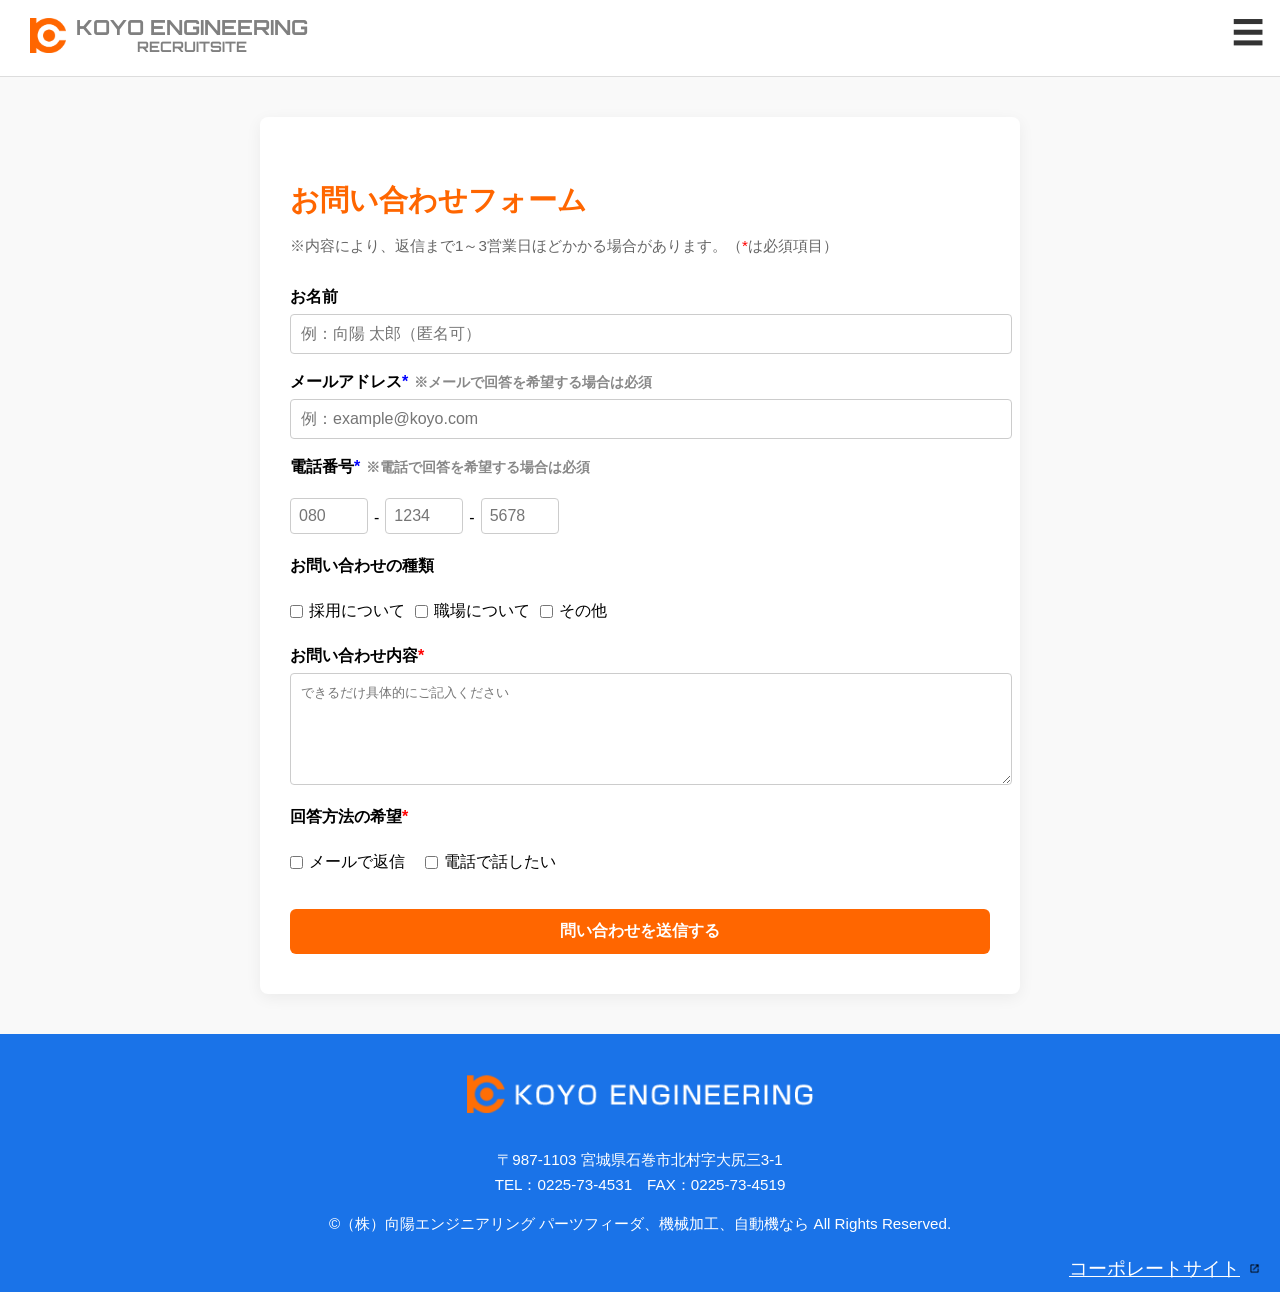
<file: recruit/form.html>
<!DOCTYPE html>
<html lang="ja">
<head>
  <meta charset="UTF-8">
  <meta name="viewport" content="width=device-width, initial-scale=1.0">
  <title>エントリーフォーム｜株式会社向陽エンジニアリング</title>
  <link href="https://fonts.googleapis.com/css2?family=Noto+Sans+JP:wght@400;700&display=swap" rel="stylesheet">
  <link rel="stylesheet" href="css/style.css">
  <link rel="stylesheet" href="css/form.css">

<body class="no-hero">
  <!-- form.html -->
    <header class="site-header">
    <div class="header-container">
      <a href="index.html" class="logo-area">
        <img src="images/ロゴマーク.png" alt="会社ロゴ" class="site-logo">
        <span class="logo-text">
          <span class="company-name">KOYO ENGINEERING</span>
          <span class="recruit-text">RECRUITSITE</span>
        </span>
      </a>
        <nav class="main-nav">
        <a href="index.html">トップ</a>
        <a href="about.html">会社について</a>
        <a href="interviews.html">社員インタビュー</a>
        <a href="faq.html">よくある質問</a>
        <a href="jobs.html">募集要項</a>
        <a href="news.html">お知らせ</a>
        <div class="dropdown">
          <a href="#" class="dropdown-toggle">各種フォーム</a>
          <div class="dropdown-menu">
            <a href="form.html?type=entry">・エントリー</a>
            <a href="form.html?type=contact">・お問い合わせ</a>
            <a href="form.html?type=offer">・見学申込</a>
          </div>
        </div>
        </nav>
        <div class="hamburger" id="hamburger">☰</div>
    </div>
    <nav class="mobile-nav" id="mobileNav">
      <a href="index.html">トップ</a>
      <a href="about.html">会社について</a>
      <a href="interviews.html">社員インタビュー</a>
      <a href="faq.html">よくある質問</a>
      <a href="jobs.html">募集要項</a>
      <a href="news.html">お知らせ</a>
      <a href="form.html?type=entry">エントリー</a>
      <a href="form.html?type=contact">お問い合わせ</a>
      <a href="form.html?type=offer">見学申込</a>
    </nav>
  </header>

  <!-- エントリーフォーム -->
  <section id="entry" class="form-section" style="display: none;">
    <h2>エントリーフォーム</h2>
    <p class="form-intro">必要事項をご記入のうえ、送信してください。（<span style="color: red;">*</span>は必須項目）</p>
    <form action="submit_entry.php" method="post" class="custom-form">
        <label for="entry-name">お名前<span style="color: red;">*</span></label>
        <input type="text" id="entry-name" name="name" placeholder="例：向陽 太郎" required>

        <label for="entry-kana">フリガナ<span style="color: red;">*</span></label>
        <input type="text" id="entry-kana" name="kana" placeholder="例：コウヨウ タロウ" required>

        <label for="entry-postal">郵便番号<span style="color: red;">*</span></label>
        <div class="postal">
            <input type="text" id="entry-postal1" name="postal1" maxlength="3" placeholder="000" required> -
            <input type="text" id="entry-postal2" name="postal2" maxlength="4" placeholder="0000" required>
            <button type="button" onclick="searchAddress()">住所検索</button>
        </div>
        <div id="zipError" class="error">※ 郵便番号は半角数字のみで入力してください。</div>

        <label for="entry-prefecture">都道府県<span style="color: red;">*</span></label>
        <input type="text" id="entry-prefecture" name="prefecture" required>

        <label for="entry-city">市区町村<span style="color: red;">*</span></label>
        <input type="text" id="entry-city" name="city" required>

        <label for="entry-address">町名・番地</label>
        <input type="text" id="entry-address" name="address">

        <label for="entry-building">建物名・部屋番号</label>
        <input type="text" id="entry-building" name="building">

        <label for="entry-email">メールアドレス<span style="color: red;">*</span></label>
        <input type="text" id="entry-email" name="email" placeholder="例：example@koyo.com" required>

        <label for="entry-tel">電話番号</label>
        <div class="tel">
            <input type="text" id="entry-tel1" name="tel1" placeholder="080" minlength="2" maxlength="4"> -
            <input type="text" id="entry-tel2" name="tel2" placeholder="1234" minlength="2" maxlength="4"> -
            <input type="text" id="entry-tel3" name="tel3" placeholder="5678" maxlength="4">
        </div>

        <label for="entry-gender">性別<span style="color: red;">*</span></label>
        <label class="radio-inline"><input type="radio" name="gender" value="man">男性</label>
        <label class="radio-inline"><input type="radio" name="gender" value="woman">女性</label>
        <label class="radio-inline"><input type="radio" name="gender" value="other">無回答</label>

        <label for="entry-birthday">生年月日<span style="color: red;">*</span></label>
        <div class="birthday">
            <input type="text" id="year" name="year" placeholder="2000" minlength="4" maxlength="4" required>年
            <input type="text" id="month" name="month" placeholder="01" minlength="2" maxlength="2" required>月
            <input type="text" id="day" name="month" placeholder="01" minlength="2" maxlength="2" required>日
        </div>

        <label for="entry-position">希望職種<span style="color: red;">*</span></label>
        <select id="entry-position" name="position">
            <option value="">選択してください</option>
            <option value="sales">営業</option>
            <option value="pfproduction">パーツフィーダ製作</option>
            <option value="support">事務（機械加工部門）</option>
            <option value="operater">CAD/CAMオペレーター</option>
            <option value="packing">出荷確認検査（梱包・発送業務）</option>
        </select>

        <label for="entry-driverlicense">運転免許の有無<span style="color: red;">*</span></label>
        <label class="radio-inline"><input type="radio" name="driver" value="yes">有</label>
        <label class="radio-inline"><input type="radio" name="driver" value="no">無</label>

        <label for="entry-license">所有資格</label>
        <textarea id="license" name="license" rows="4" placeholder="所有資格があればご記入ください。"></textarea>

        <label for="entry-message">備考</label>
        <textarea id="message" name="message" rows="6" placeholder="希望やご質問、連絡のつきやすい時間帯等あればご記入ください。"></textarea>

        <button type="submit">送信する</button>
    </form>
  </section>

  <!-- 問い合わせフォーム -->
  <section id="contact" class="form-section">
    <h2>お問い合わせフォーム</h2>
    <p class="form-intro">※内容により、返信まで1～3営業日ほどかかる場合があります。（<span style="color: red;">*</span>は必須項目）</p>
    <form action="submit_contact.php" method="post" class="custom-form">
        <label for="contact-name">お名前</label>
        <input type="text" id="contact-name" name="name" placeholder="例：向陽 太郎（匿名可）">

        <label for="contact-email">メールアドレス<span style="color: blue;">*</span><span class="note">※メールで回答を希望する場合は必須</span></label>
        <input type="email" id="contact-email" name="email" placeholder="例：example@koyo.com">

        <label for="contact-tel">電話番号<span style="color: blue;">*</span><span class="note">※電話で回答を希望する場合は必須</span></label>
        <div class="tel">
            <input type="text" id="entry-tel1" name="tel1" placeholder="080" minlength="2" maxlength="4"> -
            <input type="text" id="entry-tel2" name="tel2" placeholder="1234" minlength="2" maxlength="4"> -
            <input type="text" id="entry-tel3" name="tel3" placeholder="5678" maxlength="4">
        </div>
        

        <label>お問い合わせの種類</label>
        <div class="checkbox-group">
            <label><input type="checkbox" name="topic[]" value="採用について"> 採用について</label>
            <label><input type="checkbox" name="topic[]" value="職場について"> 職場について</label>
            <label><input type="checkbox" name="topic[]" value="その他"> その他</label>
        </div>

        <label for="contact-content">お問い合わせ内容<span style="color: red;">*</span></label>
        <textarea id="contact-content" name="content" rows="6" required placeholder="できるだけ具体的にご記入ください"></textarea>

        <label>回答方法の希望<span style="color: red;">*</span></label>
        <div class="checkbox-group">
            <label><input type="checkbox" name="reply[]" value="メール" id="reply-email"> メールで返信</label><br>
            <label><input type="checkbox" name="reply[]" value="電話" id="reply-tel"> 電話で話したい</label>
        </div>

        <div id="replyError" class="error" style="display: none; color: red; font-size: 0.9em;">
            ※ 回答方法はいずれかを選択してください。
        </div>

        <button type="submit">問い合わせを送信する</button>
    </form>
  </section>

  <!-- 見学申込フォーム -->
  <section id="offer" class="form-section">
    <h2>見学のお申込み</h2>
    <p class="form-intro">※応募ではありません。服装自由／所要時間：約1時間～2時間程度です。（<span style="color: red;">*</span>は必須項目）</p>

    <form action="submit_tour.php" method="post" class="custom-form">
        <label for="offer-name">お名前<span style="color: red;">*</span></label>
        <input type="text" id="name" name="name" placeholder="例：向陽 太郎" required>

        <label for="offer-kana">フリガナ<span style="color: red;">*</span></label>
        <input type="text" id="offer-kana" name="kana" placeholder="例：コウヨウ タロウ" required>

        <label for="offer-email">メールアドレス<span style="color: red;">*</span></label>
        <input type="email" id="offer-email" name="email" placeholder="例：example@koyo.com" required>

        <label for="offer-phone">電話番号</label>
        <div class="tel">
            <input type="text" id="entry-tel1" name="tel1" placeholder="080" minlength="2" maxlength="4"> -
            <input type="text" id="entry-tel2" name="tel2" placeholder="1234" minlength="2" maxlength="4"> -
            <input type="text" id="entry-tel3" name="tel3" placeholder="5678" maxlength="4">
        </div>

        <label>希望職種<span style="color: red;">*</span></label>
        <div class="checkbox-group">
            <label><input type="checkbox" name="position[]" value="製造"> パーツフィーダ製作</label>
            <label><input type="checkbox" name="position[]" value="事務"> 事務</label>
            <label><input type="checkbox" name="position[]" value="CAD"> CAD/CAMオペレーター</label>
            <label><input type="checkbox" name="position[]" value="営業"> 営業</label>
            <label><input type="checkbox" name="position[]" value="未定"> わからない</label>
        </div>

        <label for="offer-date1">見学希望日（第1希望）<span style="color: red;">*</span></label>
        <input type="date" id="offer-date1" name="date1">

        <label for="offer-date2">見学希望日（第2希望）</label>
        <input type="date" id="offer-date2" name="date2">

        <label for="offer-message">ご質問・ご要望など</label>
        <textarea id="offer-message" name="message" rows="5" placeholder="例：駐車場はありますか？などご自由にどうぞ"></textarea>

        <button type="submit">見学を申し込む</button>
    </form>
  </section>

  <footer>
    <div class="footer-inner">
      <img src="images/header_logo.png" alt="向陽エンジニアリングロゴ" class="footer-logo">
      <p>〒987-1103 宮城県石巻市北村字大尻三3-1<br>
      TEL：0225-73-4531　FAX：0225-73-4519</p>
      <p>&copy;（株）向陽エンジニアリング パーツフィーダ、機械加工、自動機なら All Rights Reserved.</p>
      <div class="corporate-link">
        <a href="https://koyogroup.net/ko-eng/" target="_blank" rel="nofollow">コーポレートサイト</a>
      </div>
    </div>
  </footer>

  <script src="js/form.js"></script>
</body>
</html>
</file>
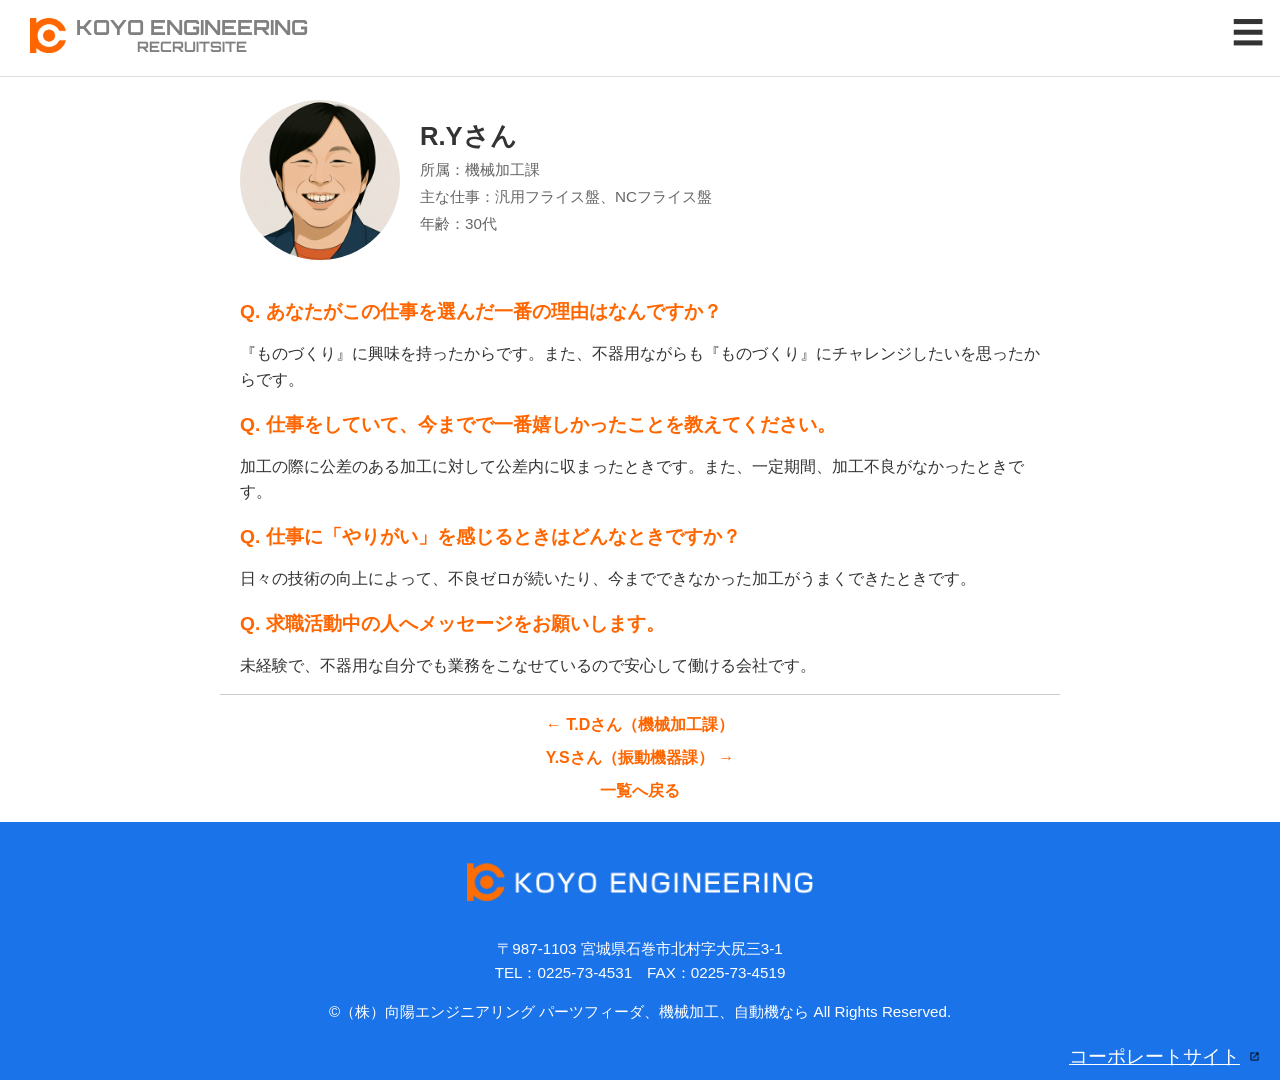
<file: recruit/interview_kk-r-y.html>
<!DOCTYPE html>
<html lang="ja">
<head>
  <meta charset="UTF-8" />
  <meta name="viewport" content="width=device-width, initial-scale=1.0"/>
  <title>インタビュー詳細｜株式会社向陽エンジニアリング</title>
  <link rel="stylesheet" href="css/style.css">
  <link rel="stylesheet" href="css/interview_kk-r-y.css">
</head>
<body class="no-hero">
  <header class="site-header">
    <div class="header-container">
      <a href="index.html" class="logo-area">
        <img src="images/ロゴマーク.png" alt="会社ロゴ" class="site-logo">
        <span class="logo-text">
          <span class="company-name">KOYO ENGINEERING</span>
          <span class="recruit-text">RECRUITSITE</span>
        </span>
      </a>
        <nav class="main-nav">
        <a href="index.html">トップ</a>
        <a href="about.html">会社について</a>
        <a href="interviews.html">社員インタビュー</a>
        <a href="faq.html">よくある質問</a>
        <a href="jobs.html">募集要項</a>
        <a href="news.html">お知らせ</a>
        <div class="dropdown">
          <a href="#" class="dropdown-toggle">各種フォーム</a>
          <div class="dropdown-menu">
            <a href="form.html?type=entry">・エントリー</a>
            <a href="form.html?type=contact">・お問い合わせ</a>
            <a href="form.html?type=offer">・見学申込</a>
          </div>
        </div>
        </nav>
        <div class="hamburger" id="hamburger">☰</div>
    </div>
    <nav class="mobile-nav" id="mobileNav">
      <a href="index.html">トップ</a>
      <a href="about.html">会社について</a>
      <a href="interviews.html">社員インタビュー</a>
      <a href="faq.html">よくある質問</a>
      <a href="jobs.html">募集要項</a>
      <a href="news.html">お知らせ</a>
      <a href="form.html?type=entry">エントリー</a>
      <a href="form.html?type=contact">お問い合わせ</a>
      <a href="form.html?type=offer">見学申込</a>
    </nav>
  </header>

  <section class="profile section-wrapper">
    <img src="images/r.y_pic.png" alt="R.Y">
    <div class="profile-info">
      <h2>R.Yさん</h2>
      <p>所属：機械加工課</p>
      <p>主な仕事：汎用フライス盤、NCフライス盤</p>
      <p>年齢：30代</p>
    </div>
  </section>

  <section class="qa section-wrapper">
    <h3>Q. あなたがこの仕事を選んだ一番の理由はなんですか？</h3>
    <p>
      『ものづくり』に興味を持ったからです。また、不器用ながらも『ものづくり』にチャレンジしたいを思ったからです。
    </p>
  </section>

  <section class="qa section-wrapper">
    <h3>Q. 仕事をしていて、今までで一番嬉しかったことを教えてください。</h3>
    <p>
      加工の際に公差のある加工に対して公差内に収まったときです。また、一定期間、加工不良がなかったときです。
    </p>
  </section>

  <section class="qa section-wrapper">
    <h3>Q. 仕事に「やりがい」を感じるときはどんなときですか？</h3>
    <p>
      日々の技術の向上によって、不良ゼロが続いたり、今までできなかった加工がうまくできたときです。
    </p>
  </section>

  <section class="qa section-wrapper">
    <h3>Q. 求職活動中の人へメッセージをお願いします。</h3>
    <p>
      未経験で、不器用な自分でも業務をこなせているので安心して働ける会社です。
    </p>
  </section>

  <section class="interview-nav section-wrapper">
    <a class="prev" href="interview_kk-t-d.html">← T.Dさん（機械加工課）</a>
    <a class="list" href="interviews.html">一覧へ戻る</a>
    <a class="next" href="interview_pf-y-s.html">Y.Sさん（振動機器課） →</a>
  </section>

  <footer>
    <div class="footer-inner">
      <img src="images/header_logo.png" alt="向陽エンジニアリングロゴ" class="footer-logo">
      <p>〒987-1103 宮城県石巻市北村字大尻三3-1<br>
      TEL：0225-73-4531　FAX：0225-73-4519</p>
      <p>&copy;（株）向陽エンジニアリング パーツフィーダ、機械加工、自動機なら All Rights Reserved.</p>
      <div class="corporate-link">
        <a href="https://koyogroup.net/ko-eng/" target="_blank" rel="nofollow">コーポレートサイト</a>
      </div>
    </div>
  </footer>

   <script src="js/interview.js"></script>
</body>
</html>
</file>
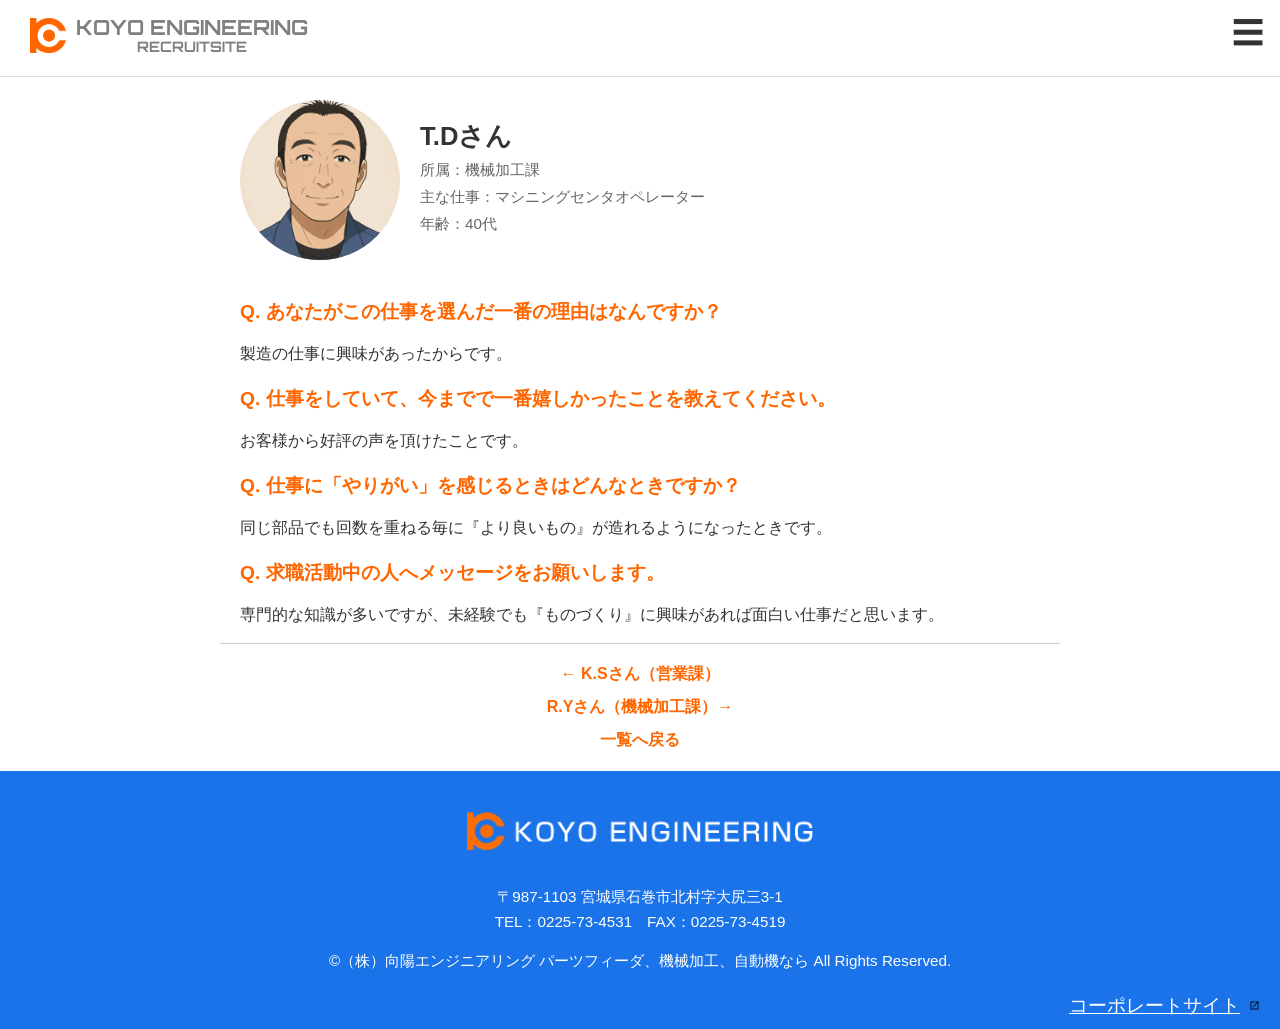
<file: recruit/interview_kk-t-d.html>
<!DOCTYPE html>
<html lang="ja">
<head>
  <meta charset="UTF-8" />
  <meta name="viewport" content="width=device-width, initial-scale=1.0"/>
  <title>インタビュー詳細｜株式会社向陽エンジニアリング</title>
  <link href="https://fonts.googleapis.com/css2?family=Noto+Sans+JP:wght@400;700&display=swap" rel="stylesheet">
  <link rel="stylesheet" href="css/style.css">
  <link rel="stylesheet" href="css/interview_kk-t-d.css">
</head>
<body class="no-hero">
  <header class="site-header">
    <div class="header-container">
      <a href="index.html" class="logo-area">
        <img src="images/ロゴマーク.png" alt="会社ロゴ" class="site-logo">
        <span class="logo-text">
          <span class="company-name">KOYO ENGINEERING</span>
          <span class="recruit-text">RECRUITSITE</span>
        </span>
      </a>
        <nav class="main-nav">
        <a href="index.html">トップ</a>
        <a href="about.html">会社について</a>
        <a href="interviews.html">社員インタビュー</a>
        <a href="faq.html">よくある質問</a>
        <a href="jobs.html">募集要項</a>
        <a href="news.html">お知らせ</a>
        <div class="dropdown">
          <a href="#" class="dropdown-toggle">各種フォーム</a>
          <div class="dropdown-menu">
            <a href="form.html?type=entry">・エントリー</a>
            <a href="form.html?type=contact">・お問い合わせ</a>
            <a href="form.html?type=offer">・見学申込</a>
          </div>
        </div>
        </nav>
        <div class="hamburger" id="hamburger">☰</div>
    </div>
    <nav class="mobile-nav" id="mobileNav">
      <a href="index.html">トップ</a>
      <a href="about.html">会社について</a>
      <a href="interviews.html">社員インタビュー</a>
      <a href="faq.html">よくある質問</a>
      <a href="jobs.html">募集要項</a>
      <a href="news.html">お知らせ</a>
      <a href="form.html?type=entry">エントリー</a>
      <a href="form.html?type=contact">お問い合わせ</a>
      <a href="form.html?type=offer">見学申込</a>
    </nav>
  </header>

  <section class="profile section-wrapper">
    <img src="images/t.d_pic.png" alt="T.D">
    <div class="profile-info">
      <h2>T.Dさん</h2>
      <p>所属：機械加工課</p>
      <p>主な仕事：マシニングセンタオペレーター</p>
      <p>年齢：40代</p>
    </div>
  </section>

  <section class="qa section-wrapper">
    <h3>Q. あなたがこの仕事を選んだ一番の理由はなんですか？</h3>
    <p>
      製造の仕事に興味があったからです。
    </p>
  </section>

  <section class="qa section-wrapper">
    <h3>Q. 仕事をしていて、今までで一番嬉しかったことを教えてください。</h3>
    <p>
      お客様から好評の声を頂けたことです。
    </p>
  </section>

  <section class="qa section-wrapper">
    <h3>Q. 仕事に「やりがい」を感じるときはどんなときですか？</h3>
    <p>
      同じ部品でも回数を重ねる毎に『より良いもの』が造れるようになったときです。
    </p>
  </section>

  <section class="qa section-wrapper">
    <h3>Q. 求職活動中の人へメッセージをお願いします。</h3>
    <p>
      専門的な知識が多いですが、未経験でも『ものづくり』に興味があれば面白い仕事だと思います。
    </p>
  </section>

  <section class="interview-nav section-wrapper">
    <a class="prev" href="interview_sp-k-s.html">← K.Sさん（営業課）</a>
    <a class="list" href="interviews.html">一覧へ戻る</a>
    <a class="next" href="interview_kk-r-y.html">R.Yさん（機械加工課）→</a>
  </section>

  <footer>
    <div class="footer-inner">
      <img src="images/header_logo.png" alt="向陽エンジニアリングロゴ" class="footer-logo">
      <p>〒987-1103 宮城県石巻市北村字大尻三3-1<br>
      TEL：0225-73-4531　FAX：0225-73-4519</p>
      <p>&copy;（株）向陽エンジニアリング パーツフィーダ、機械加工、自動機なら All Rights Reserved.</p>
      <div class="corporate-link">
        <a href="https://koyogroup.net/ko-eng/" target="_blank" rel="nofollow">コーポレートサイト</a>
      </div>
    </div>
  </footer>

   <script src="js/interview.js"></script>

</body>
</html>
</file>
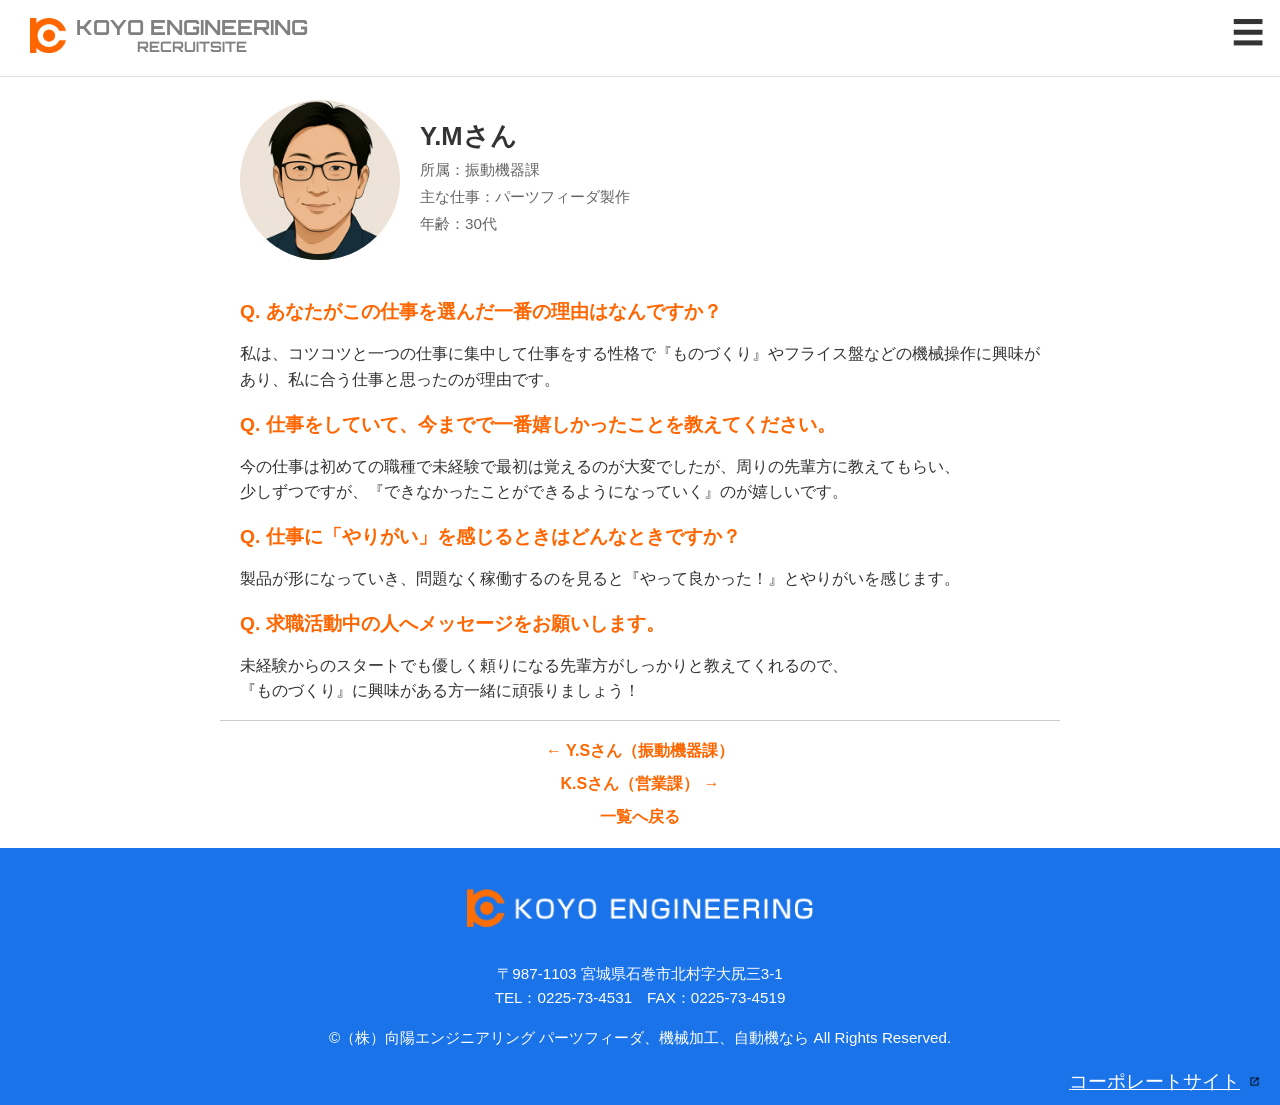
<file: recruit/interview_pf-y-m.html>
<!DOCTYPE html>
<html lang="ja">
<head>
  <meta charset="UTF-8" />
  <meta name="viewport" content="width=device-width, initial-scale=1.0"/>
  <title>インタビュー詳細｜株式会社向陽エンジニアリング</title>
  <link rel="stylesheet" href="css/style.css">
  <link rel="stylesheet" href="css/interview_pf-y-m.css">
</head>
<body class="no-hero">
  <header class="site-header">
    <div class="header-container">
      <a href="index.html" class="logo-area">
        <img src="images/ロゴマーク.png" alt="会社ロゴ" class="site-logo">
        <span class="logo-text">
          <span class="company-name">KOYO ENGINEERING</span>
          <span class="recruit-text">RECRUITSITE</span>
        </span>
      </a>
        <nav class="main-nav">
        <a href="index.html">トップ</a>
        <a href="about.html">会社について</a>
        <a href="interviews.html">社員インタビュー</a>
        <a href="faq.html">よくある質問</a>
        <a href="jobs.html">募集要項</a>
        <a href="news.html">お知らせ</a>
        <div class="dropdown">
          <a href="#" class="dropdown-toggle">各種フォーム</a>
          <div class="dropdown-menu">
            <a href="form.html?type=entry">・エントリー</a>
            <a href="form.html?type=contact">・お問い合わせ</a>
            <a href="form.html?type=offer">・見学申込</a>
          </div>
        </div>
        </nav>
        <div class="hamburger" id="hamburger">☰</div>
    </div>
    <nav class="mobile-nav" id="mobileNav">
      <a href="index.html">トップ</a>
      <a href="about.html">会社について</a>
      <a href="interviews.html">社員インタビュー</a>
      <a href="faq.html">よくある質問</a>
      <a href="jobs.html">募集要項</a>
      <a href="news.html">お知らせ</a>
      <a href="form.html?type=entry">エントリー</a>
      <a href="form.html?type=contact">お問い合わせ</a>
      <a href="form.html?type=offer">見学申込</a>
    </nav>
  </header>

  <section class="profile section-wrapper">
    <img src="images/y.m_pic.png" alt="Y.M">
    <div class="profile-info">
      <h2>Y.Mさん</h2>
      <p>所属：振動機器課</p>
      <p>主な仕事：パーツフィーダ製作</p>
      <p>年齢：30代</p>
    </div>
  </section>

  <section class="qa section-wrapper">
    <h3>Q. あなたがこの仕事を選んだ一番の理由はなんですか？</h3>
    <p>
    私は、コツコツと一つの仕事に集中して仕事をする性格で『ものづくり』やフライス盤などの機械操作に興味があり、私に合う仕事と思ったのが理由です。
    </p>
  </section>

  <section class="qa section-wrapper">
    <h3>Q. 仕事をしていて、今までで一番嬉しかったことを教えてください。</h3>
    <p>
      今の仕事は初めての職種で未経験で最初は覚えるのが大変でしたが、周りの先輩方に教えてもらい、<br>
      少しずつですが、『できなかったことができるようになっていく』のが嬉しいです。
    </p>
  </section>

  <section class="qa section-wrapper">
    <h3>Q. 仕事に「やりがい」を感じるときはどんなときですか？</h3>
    <p>
      製品が形になっていき、問題なく稼働するのを見ると『やって良かった！』とやりがいを感じます。
    </p>
  </section>

  <section class="qa section-wrapper">
    <h3>Q. 求職活動中の人へメッセージをお願いします。</h3>
    <p>
      未経験からのスタートでも優しく頼りになる先輩方がしっかりと教えてくれるので、<br>『ものづくり』に興味がある方一緒に頑張りましょう！
    </p>
  </section>

  <section class="interview-nav section-wrapper">
    <a class="prev" href="interview_pf-y-s.html">← Y.Sさん（振動機器課）</a>
    <a class="list" href="interviews.html">一覧へ戻る</a>
    <a class="next" href="interview_sp-k-s.html">K.Sさん（営業課） →</a>
  </section>

  <footer>
    <div class="footer-inner">
      <img src="images/header_logo.png" alt="向陽エンジニアリングロゴ" class="footer-logo">
      <p>〒987-1103 宮城県石巻市北村字大尻三3-1<br>
      TEL：0225-73-4531　FAX：0225-73-4519</p>
      <p>&copy;（株）向陽エンジニアリング パーツフィーダ、機械加工、自動機なら All Rights Reserved.</p>
      <div class="corporate-link">
        <a href="https://koyogroup.net/ko-eng/" target="_blank" rel="nofollow">コーポレートサイト</a>
      </div>
    </div>
  </footer>

   <script src="js/interview.js"></script>

</body>
</html>
</file>
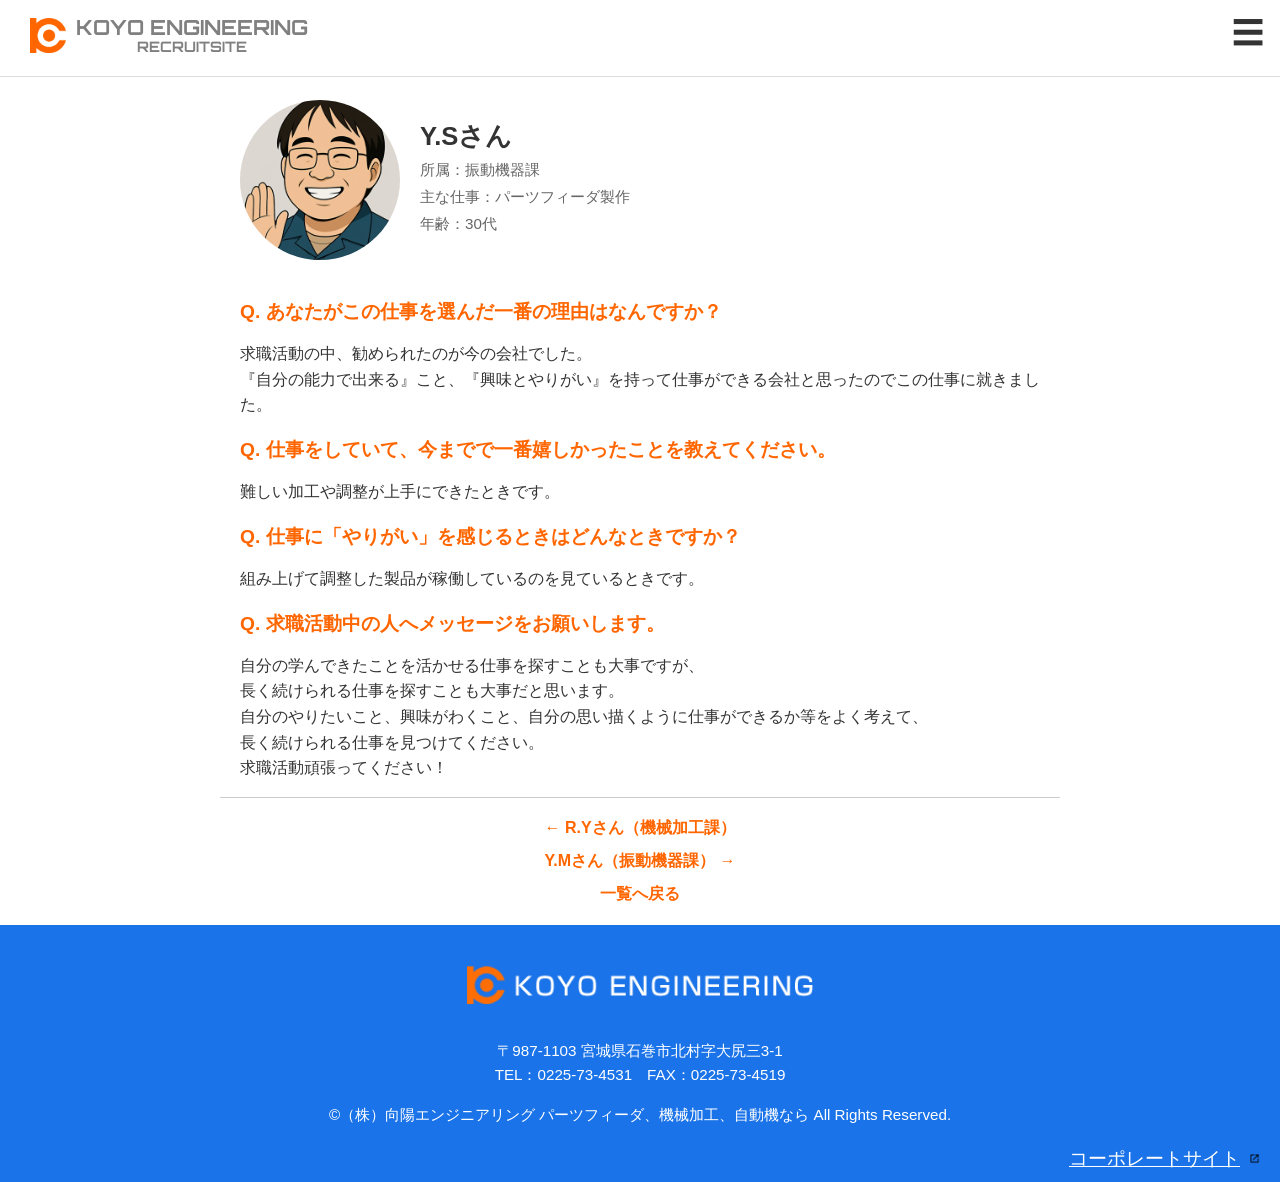
<file: recruit/interview_pf-y-s.html>
<!DOCTYPE html>
<html lang="ja">
<head>
  <meta charset="UTF-8" />
  <meta name="viewport" content="width=device-width, initial-scale=1.0"/>
  <title>インタビュー詳細｜株式会社向陽エンジニアリング</title>
  <link rel="stylesheet" href="css/style.css">
  <link rel="stylesheet" href="css/interview_pf-y-s.css">
</head>
<body class="no-hero">
  <header class="site-header">
    <div class="header-container">
      <a href="index.html" class="logo-area">
        <img src="images/ロゴマーク.png" alt="会社ロゴ" class="site-logo">
        <span class="logo-text">
          <span class="company-name">KOYO ENGINEERING</span>
          <span class="recruit-text">RECRUITSITE</span>
        </span>
      </a>
        <nav class="main-nav">
        <a href="index.html">トップ</a>
        <a href="about.html">会社について</a>
        <a href="interviews.html">社員インタビュー</a>
        <a href="faq.html">よくある質問</a>
        <a href="jobs.html">募集要項</a>
        <a href="news.html">お知らせ</a>
        <div class="dropdown">
          <a href="#" class="dropdown-toggle">各種フォーム</a>
          <div class="dropdown-menu">
            <a href="form.html?type=entry">・エントリー</a>
            <a href="form.html?type=contact">・お問い合わせ</a>
            <a href="form.html?type=offer">・見学申込</a>
          </div>
        </div>
        </nav>
        <div class="hamburger" id="hamburger">☰</div>
    </div>
    <nav class="mobile-nav" id="mobileNav">
      <a href="index.html">トップ</a>
      <a href="about.html">会社について</a>
      <a href="interviews.html">社員インタビュー</a>
      <a href="faq.html">よくある質問</a>
      <a href="jobs.html">募集要項</a>
      <a href="news.html">お知らせ</a>
      <a href="form.html?type=entry">エントリー</a>
      <a href="form.html?type=contact">お問い合わせ</a>
      <a href="form.html?type=offer">見学申込</a>
    </nav>
  </header>

  <section class="profile section-wrapper">
    <img src="images/y.s_pic.png" alt="Y.S">
    <div class="profile-info">
      <h2>Y.Sさん</h2>
      <p>所属：振動機器課</p>
      <p>主な仕事：パーツフィーダ製作</p>
      <p>年齢：30代</p>
    </div>
  </section>

  <section class="qa section-wrapper">
    <h3>Q. あなたがこの仕事を選んだ一番の理由はなんですか？</h3>
    <p>
      求職活動の中、勧められたのが今の会社でした。<br>
      『自分の能力で出来る』こと、『興味とやりがい』を持って仕事ができる会社と思ったのでこの仕事に就きました。
    </p>
  </section>

  <section class="qa section-wrapper">
    <h3>Q. 仕事をしていて、今までで一番嬉しかったことを教えてください。</h3>
    <p>
      難しい加工や調整が上手にできたときです。
    </p>
  </section>

  <section class="qa section-wrapper">
    <h3>Q. 仕事に「やりがい」を感じるときはどんなときですか？</h3>
    <p>
      組み上げて調整した製品が稼働しているのを見ているときです。
    </p>
  </section>

  <section class="qa section-wrapper">
    <h3>Q. 求職活動中の人へメッセージをお願いします。</h3>
    <p>
      自分の学んできたことを活かせる仕事を探すことも大事ですが、<br>長く続けられる仕事を探すことも大事だと思います。<br>
      自分のやりたいこと、興味がわくこと、自分の思い描くように仕事ができるか等をよく考えて、<br>長く続けられる仕事を見つけてください。<br>
      求職活動頑張ってください！
    </p>
  </section>

  <section class="interview-nav section-wrapper">
    <a class="prev" href="interview_kk-r-y.html">← R.Yさん（機械加工課）</a>
    <a class="list" href="interviews.html">一覧へ戻る</a>
    <a class="next" href="interview_pf-y-m.html">Y.Mさん（振動機器課） →</a>
  </section>

  <footer>
    <div class="footer-inner">
      <img src="images/header_logo.png" alt="向陽エンジニアリングロゴ" class="footer-logo">
      <p>〒987-1103 宮城県石巻市北村字大尻三3-1<br>
      TEL：0225-73-4531　FAX：0225-73-4519</p>
      <p>&copy;（株）向陽エンジニアリング パーツフィーダ、機械加工、自動機なら All Rights Reserved.</p>
      <div class="corporate-link">
        <a href="https://koyogroup.net/ko-eng/" target="_blank" rel="nofollow">コーポレートサイト</a>
      </div>
    </div>
  </footer>

   <script src="js/interview.js"></script>

</body>
</html>
</file>
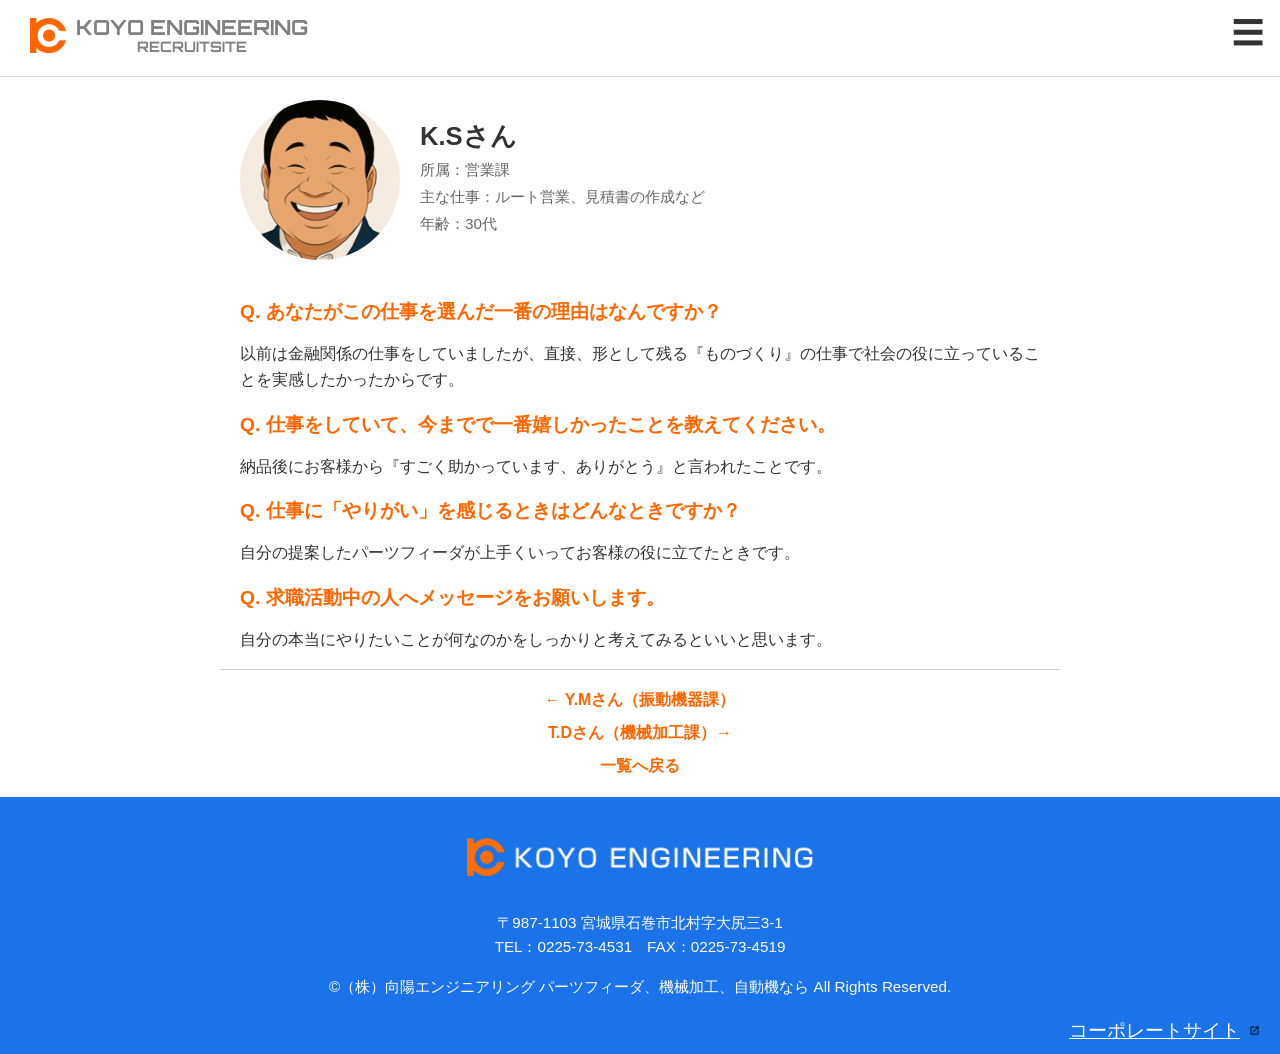
<file: recruit/interview_sp-k-s.html>
<!DOCTYPE html>
<html lang="ja">
<head>
  <meta charset="UTF-8" />
  <meta name="viewport" content="width=device-width, initial-scale=1.0"/>
  <title>インタビュー詳細｜株式会社向陽エンジニアリング</title>
  <link rel="stylesheet" href="css/style.css">
  <link rel="stylesheet" href="css/interview_sp-k-s.css">
</head>
<body class="no-hero">
  <header class="site-header">
    <div class="header-container">
      <a href="index.html" class="logo-area">
        <img src="images/ロゴマーク.png" alt="会社ロゴ" class="site-logo">
        <span class="logo-text">
          <span class="company-name">KOYO ENGINEERING</span>
          <span class="recruit-text">RECRUITSITE</span>
        </span>
      </a>
        <nav class="main-nav">
        <a href="index.html">トップ</a>
        <a href="about.html">会社について</a>
        <a href="interviews.html">社員インタビュー</a>
        <a href="faq.html">よくある質問</a>
        <a href="jobs.html">募集要項</a>
        <a href="news.html">お知らせ</a>
        <div class="dropdown">
          <a href="#" class="dropdown-toggle">各種フォーム</a>
          <div class="dropdown-menu">
            <a href="form.html?type=entry">・エントリー</a>
            <a href="form.html?type=contact">・お問い合わせ</a>
            <a href="form.html?type=offer">・見学申込</a>
          </div>
        </div>
        </nav>
        <div class="hamburger" id="hamburger">☰</div>
    </div>
    <nav class="mobile-nav" id="mobileNav">
      <a href="index.html">トップ</a>
      <a href="about.html">会社について</a>
      <a href="interviews.html">社員インタビュー</a>
      <a href="faq.html">よくある質問</a>
      <a href="jobs.html">募集要項</a>
      <a href="news.html">お知らせ</a>
      <a href="form.html?type=entry">エントリー</a>
      <a href="form.html?type=contact">お問い合わせ</a>
      <a href="form.html?type=offer">見学申込</a>
    </nav>
  </header>

  <section class="profile section-wrapper">
    <img src="images/k.s_pic.png" alt="K.S">
    <div class="profile-info">
      <h2>K.Sさん</h2>
      <p>所属：営業課</p>
      <p>主な仕事：ルート営業、見積書の作成など</p>
      <p>年齢：30代</p>
    </div>
  </section>

  <section class="qa section-wrapper">
    <h3>Q. あなたがこの仕事を選んだ一番の理由はなんですか？</h3>
    <p>
      以前は金融関係の仕事をしていましたが、直接、形として残る『ものづくり』の仕事で社会の役に立っていることを実感したかったからです。
    </p>
  </section>

  <section class="qa section-wrapper">
    <h3>Q. 仕事をしていて、今までで一番嬉しかったことを教えてください。</h3>
    <p>
      納品後にお客様から『すごく助かっています、ありがとう』と言われたことです。
    </p>
  </section>

  <section class="qa section-wrapper">
    <h3>Q. 仕事に「やりがい」を感じるときはどんなときですか？</h3>
    <p>
      自分の提案したパーツフィーダが上手くいってお客様の役に立てたときです。
    </p>
  </section>

  <section class="qa section-wrapper">
    <h3>Q. 求職活動中の人へメッセージをお願いします。</h3>
    <p>
      自分の本当にやりたいことが何なのかをしっかりと考えてみるといいと思います。
    </p>
  </section>

   <section class="interview-nav section-wrapper">
    <a class="prev" href="interview_pf-y-m.html">← Y.Mさん（振動機器課）</a>
    <a class="list" href="interviews.html">一覧へ戻る</a>
    <a class="next" href="interview_kk-t-d.html">T.Dさん（機械加工課）→</a>
   </section>

   <footer>
    <div class="footer-inner">
      <img src="images/header_logo.png" alt="向陽エンジニアリングロゴ" class="footer-logo">
      <p>〒987-1103 宮城県石巻市北村字大尻三3-1<br>
      TEL：0225-73-4531　FAX：0225-73-4519</p>
      <p>&copy;（株）向陽エンジニアリング パーツフィーダ、機械加工、自動機なら All Rights Reserved.</p>
      <div class="corporate-link">
        <a href="https://koyogroup.net/ko-eng/" target="_blank" rel="nofollow">コーポレートサイト</a>
      </div>
    </div>
  </footer>

   <script src="js/interview.js"></script>

</body>
</html>
</file>
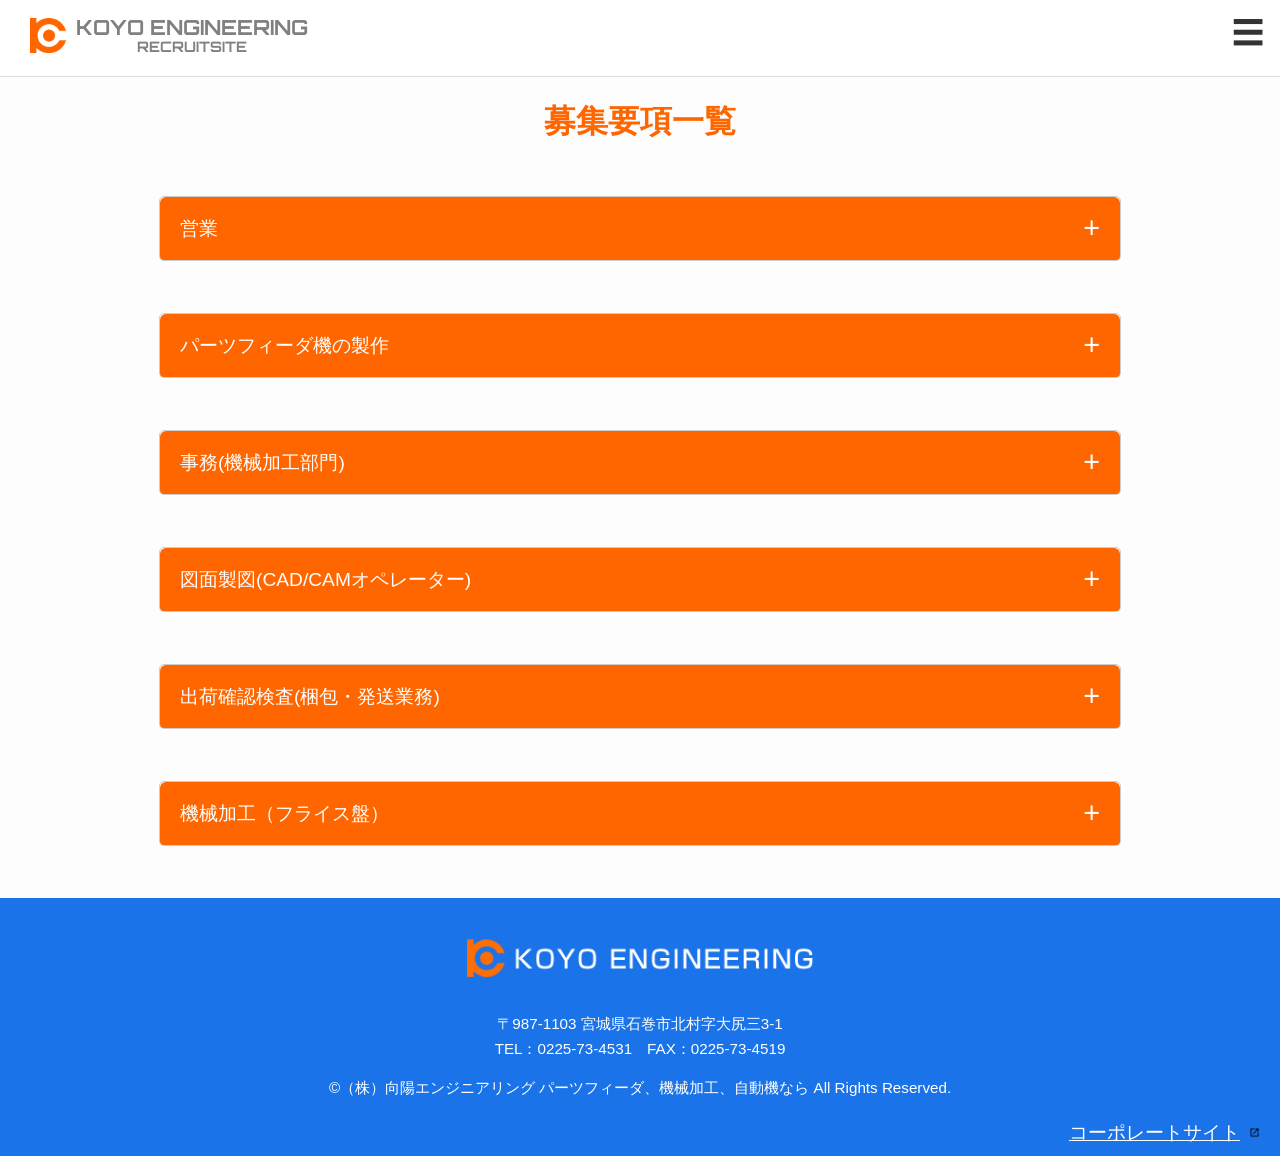
<file: recruit/jobs.html>
<!DOCTYPE html>
<html lang="ja">
<head>
  <meta charset="UTF-8">
  <meta name="viewport" content="width=device-width, initial-scale=1.0">
  <title>募集職種｜株式会社向陽エンジニアリング</title>
  <link href="https://fonts.googleapis.com/css2?family=Noto+Sans+JP:wght@400;700&display=swap" rel="stylesheet">
  <link rel="stylesheet" href="css/style.css">
  <link rel="stylesheet" href="css/jobs.css">
</head>
<body class="no-hero">
  <header class="site-header">
    <div class="header-container">
      <a href="index.html" class="logo-area">
        <img src="images/ロゴマーク.png" alt="会社ロゴ" class="site-logo">
        <span class="logo-text">
          <span class="company-name">KOYO ENGINEERING</span>
          <span class="recruit-text">RECRUITSITE</span>
        </span>
      </a>
        <nav class="main-nav">
        <a href="index.html">トップ</a>
        <a href="about.html">会社について</a>
        <a href="interviews.html">社員インタビュー</a>
        <a href="faq.html">よくある質問</a>
        <a href="jobs.html">募集要項</a>
        <a href="news.html">お知らせ</a>
        <div class="dropdown">
          <a href="#" class="dropdown-toggle">各種フォーム</a>
          <div class="dropdown-menu">
            <a href="form.html?type=entry">・エントリー</a>
            <a href="form.html?type=contact">・お問い合わせ</a>
            <a href="form.html?type=offer">・見学申込</a>
          </div>
        </div>
        </nav>
        <div class="hamburger" id="hamburger">☰</div>
    </div>
    <nav class="mobile-nav" id="mobileNav">
      <a href="index.html">トップ</a>
      <a href="about.html">会社について</a>
      <a href="interviews.html">社員インタビュー</a>
      <a href="faq.html">よくある質問</a>
      <a href="jobs.html">募集要項</a>
      <a href="news.html">お知らせ</a>
      <a href="form.html?type=entry">エントリー</a>
      <a href="form.html?type=contact">お問い合わせ</a>
      <a href="form.html?type=offer">見学申込</a>
    </nav>
  </header>
  <h1>募集要項一覧</h1>

  <!-- ▼ 1. 営業職 -->
  <div class="accordion" id="sales">
    <div class="accordion-header">営業
      <span class="accordion-toggle-icon">+</span>
    </div>
    <div class="accordion-body">
    <h3>雇用形態</h3><p>正社員（試用期間3ヶ月）</p>
    <h3>職種の概要</h3><p>機械加工製品・パーツフィーダ機の営業業務</p>
    <h3>主な仕事内容</h3><p>＊既存のお客様へのフォローアップ（ルート営業）<br>
    ＊新規開拓・商談<br>
    ＊見積書の作成・仕様書作成など</p>
    <h3>応募条件(求める人物像)</h3><p>〇人と話すのが好きな方<br>
    〇元気で明るくお仕事ができる方<br>
    〇丁寧な聞き取りができる方<br>
    〇45歳以下（長期勤続によるキャリア形成のため）</p>
    <h3>就業場所</h3><p>〒987-1103<br>
    宮城県石巻市北村字大尻三3-1<br>
    ・鹿島台駅より車で15分<br>
    ・小牛田駅より車で30分<br>
    ・三陸自動車道矢本インターより車で15分</p>
    <h3>勤務時間</h3><p>勤務時間：08:10～17:05<br>
    休憩時間：65分<br>
    時間外あり（月平均20時間程度）</p>
    <h3>給与</h3><p>平均給与 169,911円～250,114円</p>
    <h3>福利厚生・待遇</h3><p>賞与あり（年2回）<br>
    通勤手当、雇用、労災、健康、厚生、財形<br>
    退職金制度あり（勤続3年以上）</p>
    <h3>休日・休暇</h3><p>週休2日制 土日祝他　※会社カレンダーによる<br>
    GW・夏季・年末年始休暇等<br>
    年次有給休暇：10日（6ヶ月経過後）</p>
    <h3>選考フロー</h3><p>書類選考 → 面談 → 内定</p>
    <h3>応募方法</h3><p>以下の<a href="apply.html">エントリーフォーム</a>より必要事項をご記入の上、ご応募ください。<br>
    弊社より改めて面談の日程等ご相談の連絡をさせていただきます。<br>
    その他詳細は面談にてご質問ください。皆様のご応募、お待ちしております。</p>
    </div>
  </div>

  <!-- ▼ 2. PF製作 -->
  <div class="accordion" id="pf">
    <div class="accordion-header">パーツフィーダ機の製作
      <span class="accordion-toggle-icon">+</span>
    </div>
    <div class="accordion-body">
    <h3>雇用形態</h3><p>正社員（試用期間3ヶ月）</p>
    <h3>職種の概要</h3><p>パーツフィーダの製作と組立の業務</p>
    <h3>主な仕事内容</h3><p>＊パーツフィーダは振動を利用し部品をすべて同じ方向に整列させる装置です。<br>
    ＊金属の加工（機械を使用して曲げたり削ったり、溶接などを行います。）<br>
    ＊組立・調整<br>
    ＊製品の点検・確認<br>
    ＊発想や工夫を経てお客様の思いを『かたち』にします。<br>
    <br>
    ☆主に自動車の部品や電子部品の製造を行っている業界に携わっており、納品しています。<br>
    　その他、医療品産業・食品産業と幅広い業界で使用されている装置です。<br>
    <br>
    ☆パーツフィーダの製作は宮城県内では当社だけの技術です。</p>
    <h3>応募条件(求める人物像)</h3>親切丁寧に指導いたしますので、未経験の方でも安心して技術を習得することができます。<br>
    『ものづくり』が好きな方やしたい方、してみたい方なら大歓迎です。<br>
    <br>
    〇45歳以下（長期勤続によるキャリア形成のため）</p>
    <h3>就業場所</h3><p>〒987-1103<br>
    宮城県石巻市北村字大尻三3-1<br>
    ・鹿島台駅より車で15分<br>
    ・小牛田駅より車で30分<br>
    ・三陸自動車道矢本インターより車で15分</p>
    <h3>勤務時間</h3><p>勤務時間：08:10～17:05<br>
    休憩時間：65分<br>
    時間外あり（月平均20時間程度）</p>
    <h3>給与</h3><p>平均給与 165,397円～</p>
    <h3>福利厚生・待遇</h3><p>賞与あり（年2回）<br>
    通勤手当、雇用、労災、健康、厚生、財形<br>
    退職金制度あり（勤続3年以上）</p>
    <h3>休日・休暇</h3><p>週休2日制 土日祝他　※会社カレンダーによる<br>
    GW・夏季・年末年始休暇等<br>
    年次有給休暇：10日（6ヶ月経過後）</p>
    <h3>選考フロー</h3><p>書類選考 → 面談 → 内定</p>
    <h3>応募方法</h3><p>以下の<a href="apply.html">エントリーフォーム</a>より必要事項をご記入の上、ご応募ください。<br>
    弊社より改めて面談の日程等ご相談の連絡をさせていただきます。<br>
    その他詳細は面談にてご質問ください。皆様のご応募、お待ちしております。</p>
    </div>
  </div>

  <!-- ▼ 3. 機械加工事務 -->
  <div class="accordion" id="kk-jimu">
    <div class="accordion-header">
    事務(機械加工部門)
    <span class="accordion-toggle-icon">+</span>
    </div>
    <div class="accordion-body">
    <h3>雇用形態</h3><p>正社員（試用期間3ヶ月）</p>
    <h3>職種の概要</h3><p>機械加工課の事務作業</p>
    <h3>主な仕事内容</h3>＊ExcelやWordを使用したパソコン操作<br>
    ＊図面管理<br>
    　（お客様からいただいた図面を保管したり、工場へ出す業務です。図面を読んだり作成するなどの業務ではありません。）<br>
    ＊売上請求の伝票を作成、顧客管理<br>
    ＊来客・電話対応</p>
    <h3>応募条件(求める人物像)</h3><p>〇基本的なPCスキル（入力ができるレベルで大丈夫です。）<br>
    〇元気で明るく業務出来る方<br>
    〇丁寧で正確な作業ができる方<br>
    〇45歳以下（長期勤続によるキャリア形成のため）</p>
    <h3>就業場所</h3><p>〒987-1103<br>
    宮城県石巻市北村字大尻三3-1<br>
    ・鹿島台駅より車で15分<br>
    ・小牛田駅より車で30分<br>
    ・三陸自動車道矢本インターより車で15分</p>
    <h3>勤務時間</h3><p>勤務時間：08:10～17:05<br>
    休憩時間：65分<br>
    時間外あり（月平均20時間程度）</p>
    <h3>給与</h3><p>平均給与 165,397円～</p>
    <h3>福利厚生・待遇</h3><p>賞与あり（年2回）<br>
    通勤手当、雇用、労災、健康、厚生、財形<br>
    退職金制度あり（勤続3年以上）</p>
    <h3>休日・休暇</h3><p>週休2日制 土日祝他　※会社カレンダーによる<br>
    GW・夏季・年末年始休暇等<br>
    年次有給休暇：10日（6ヶ月経過後）</p>
    <h3>選考フロー</h3><p>書類選考 → 面談 → 内定</p>
    <h3>応募方法</h3><p>以下の<a href="apply.html">エントリーフォーム</a>より必要事項をご記入の上、ご応募ください。<br>
    弊社より改めて面談の日程等ご相談の連絡をさせていただきます。<br>
    その他詳細は面談にてご質問ください。皆様のご応募、お待ちしております。</p>
    </div>
  </div>

  <!-- ▼ 4. CAD/CAMオペレーター -->
  <div class="accordion" id="cadcam">
    <div class="accordion-header">
    図面製図(CAD/CAMオペレーター)
    <span class="accordion-toggle-icon">+</span>
    </div>
    <div class="accordion-body">
    <h3>雇用形態</h3><p>正社員（試用期間3ヶ月）</p>
    <h3>職種の概要</h3><p>CADで図面作成やCAMで加工用データの生成など</p>
    <h3>主な仕事内容</h3><p>＊CADでの図面作成・修正（2D）<br>
    ＊CAMで加工条件の設定・出力<br>
    ＊加工機との連携・確認作業</p>
    <h3>応募条件(求める人物像)</h3><p>〇ソフト操作に抵抗がない方<br>
    〇学ぶ意欲のある方<br>
    〇CAD・CAM未経験歓迎！1から教えます。<br>
    〇文系でもOK！</p>
    <h3>就業場所</h3><p>〒987-1103<br>
    宮城県石巻市北村字大尻三3-1<br>
    ・鹿島台駅より車で15分<br>
    ・小牛田駅より車で30分<br>
    ・三陸自動車道矢本インターより車で15分</p>
    <h3>勤務時間</h3><p>勤務時間：08:10～17:05<br>
    休憩時間：65分<br>
    時間外あり（月平均20時間程度）</p>
    <h3>給与</h3><p>平均給与 165,397円～</p>
    <h3>福利厚生・待遇</h3><p>賞与あり（年2回）<br>
    通勤手当、雇用、労災、健康、厚生、財形<br>
    退職金制度あり（勤続3年以上）</p>
    <h3>休日・休暇</h3><p>週休2日制 土日祝他　※会社カレンダーによる<br>
    GW・夏季・年末年始休暇等<br>
    年次有給休暇：10日（6ヶ月経過後）</p>
    <h3>選考フロー</h3><p>書類選考 → 面談 → 内定</p>
    <h3>応募方法</h3><p>以下の<a href="apply.html">エントリーフォーム</a>より必要事項をご記入の上、ご応募ください。<br>
    弊社より改めて面談の日程等ご相談の連絡をさせていただきます。<br>
    その他詳細は面談にてご質問ください。皆様のご応募、お待ちしております。</p>
    </div>
  </div>

  <!-- ▼ 5. 梱包・発送業務 -->
  <div class="accordion" id="konpou">
    <div class="accordion-header">
    出荷確認検査(梱包・発送業務)
    <span class="accordion-toggle-icon">+</span>
    </div>
    <div class="accordion-body">
    <h3>雇用形態</h3><p>正社員（試用期間3ヶ月）</p>
    <h3>職種の概要</h3><p>製品の梱包・出荷業務</p>
    <h3>主な仕事内容</h3><p>＊製品の梱包作業<br>
    ＊発送手配・準備<br>
    ＊伝票チェック</p>
    <h3>応募条件(求める人物像)</h3><p>〇ものづくりに興味がある方<br>
    〇丁寧で正確な作業ができる方<br>
    〇やる気がある方<br>
    〇45歳以下（長期勤続によるキャリア形成のため）</p>
    <h3>就業場所</h3><p>〒987-1103<br>
    宮城県石巻市北村字大尻三3-1<br>
    ・鹿島台駅より車で15分<br>
    ・小牛田駅より車で30分<br>
    ・三陸自動車道矢本インターより車で15分</p>
    <h3>勤務時間</h3><p>勤務時間：08:10～17:05<br>
    休憩時間：65分<br>
    時間外あり（月平均10時間程度）</p>
    <h3>給与</h3><p>平均給与 169,911円～</p>
    <h3>福利厚生・待遇</h3><p>賞与あり（年2回）<br>
    通勤手当、雇用、労災、健康、厚生、財形<br>
    退職金制度あり（勤続3年以上）</p>
    <h3>休日・休暇</h3><p>週休2日制 土日祝他　※会社カレンダーによる<br>
    GW・夏季・年末年始休暇等<br>
    年次有給休暇：10日（6ヶ月経過後）</p>
    <h3>選考フロー</h3><p>書類選考 → 面談 → 内定</p>
    <h3>応募方法</h3><p>以下の<a href="apply.html">エントリーフォーム</a>より必要事項をご記入の上、ご応募ください。<br>
    弊社より改めて面談の日程等ご相談の連絡をさせていただきます。<br>
    その他詳細は面談にてご質問ください。皆様のご応募、お待ちしております。</p>
    </div>
  </div>

  <!-- ▼ 6. 機械加工（フライス盤）業務 -->
  <div class="accordion" id="milling">
    <div class="accordion-header">
    機械加工（フライス盤）
    <span class="accordion-toggle-icon">+</span>
    </div>
    <div class="accordion-body">
    <h3>雇用形態</h3><p>正社員（試用期間3ヶ月）</p>
    <h3>職種の概要</h3><p>フライス盤を使用した金属加工</p>
    <h3>主な仕事内容</h3><p>＊お客様から指定された材質の金属をお客様から渡された図面を見ながら<br>
    フライス盤という機械を使用して、削ったり、穴を開けるなどして図面通りの形に加工する作業です。<br>
    ☆”ものをつくっている”という実感や達成感を味わえます。<br>
    <br>
    ☆未経験でもOK！図面の読み方や加工の仕方などすべて丁寧に教えます。</p>
    <h3>応募条件(求める人物像)</h3><p>〇丁寧に作業ができる方<br>
    〇45歳以下（長期勤続によるキャリア形成のため）</p>
    <h3>就業場所</h3><p>〒987-1103<br>
    宮城県石巻市北村字大尻三3-1<br>
    ・鹿島台駅より車で15分<br>
    ・小牛田駅より車で30分<br>
    ・三陸自動車道矢本インターより車で15分</p>
    <h3>勤務時間</h3><p>勤務時間：08:10～17:05<br>
    休憩時間：65分<br>
    時間外あり（月平均10時間程度）</p>
    <h3>給与</h3><p>平均給与 169,911円～</p>
    <h3>福利厚生・待遇</h3><p>賞与あり（年2回）<br>
    通勤手当、雇用、労災、健康、厚生、財形<br>
    退職金制度あり（勤続3年以上）</p>
    <h3>休日・休暇</h3><p>週休2日制 土日祝他　※会社カレンダーによる<br>
    GW・夏季・年末年始休暇等<br>
    年次有給休暇：10日（6ヶ月経過後）</p>
    <h3>選考フロー</h3><p>書類選考 → 面談 → 内定</p>
    <h3>応募方法</h3><p>以下の<a href="apply.html">エントリーフォーム</a>より必要事項をご記入の上、ご応募ください。<br>
    弊社より改めて面談の日程等ご相談の連絡をさせていただきます。<br>
    その他詳細は面談にてご質問ください。皆様のご応募、お待ちしております。</p>
    </div>
  </div>

  <footer>
    <div class="footer-inner">
      <img src="images/header_logo.png" alt="向陽エンジニアリングロゴ" class="footer-logo">
      <p>〒987-1103 宮城県石巻市北村字大尻三3-1<br>
      TEL：0225-73-4531　FAX：0225-73-4519</p>
      <p>&copy;（株）向陽エンジニアリング パーツフィーダ、機械加工、自動機なら All Rights Reserved.</p>
      <div class="corporate-link">
        <a href="https://koyogroup.net/ko-eng/" target="_blank" rel="nofollow">コーポレートサイト</a>
      </div>
    </div>
  </footer>

  <script src="js/jobs.js"></script>

</body>
</html>
</file>
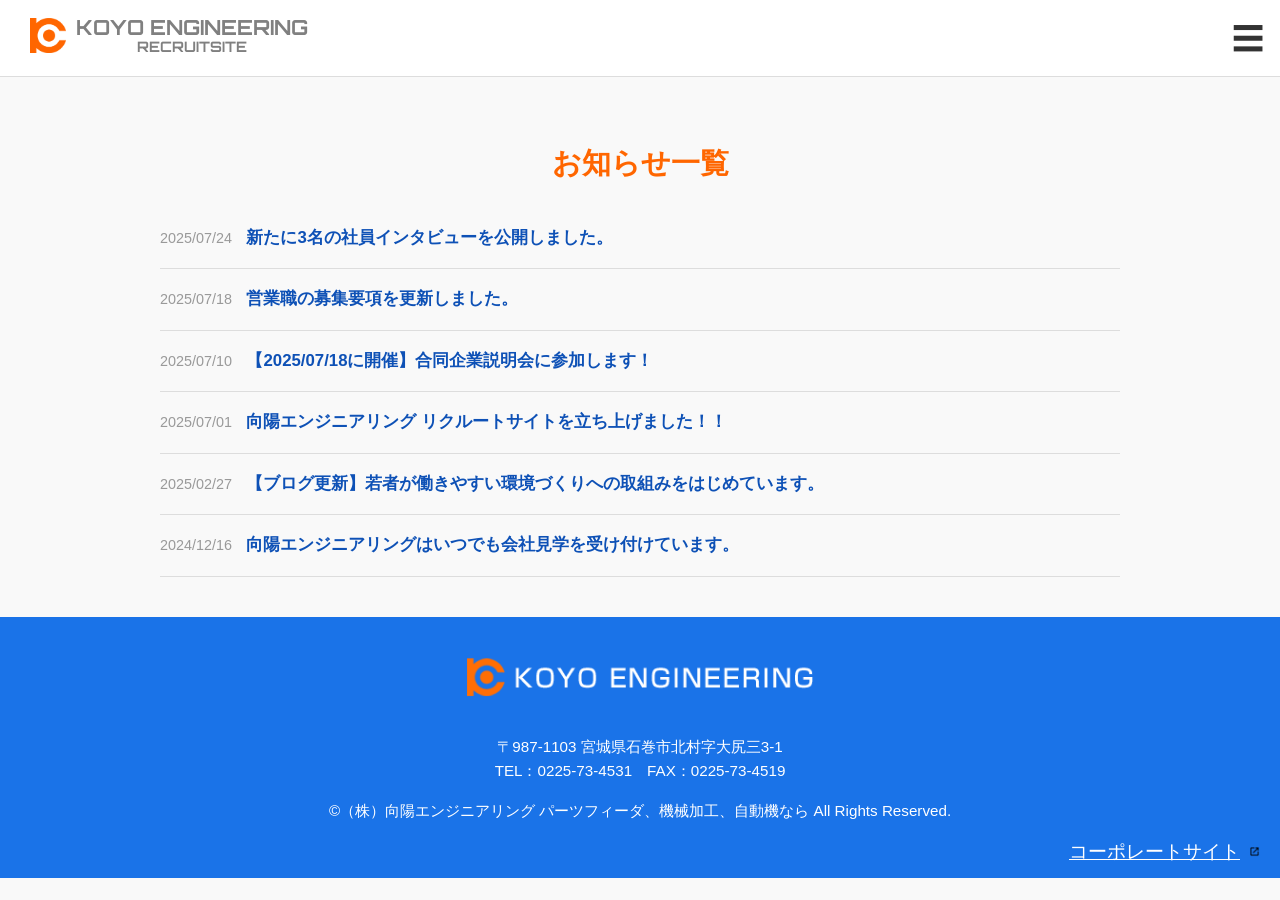
<file: recruit/news.html>
<!DOCTYPE html>
<html lang="ja">
<head>
  <meta charset="UTF-8">
  <title>採用からのお知らせ | KOYO ENGINEERING</title>
  <meta name="viewport" content="width=device-width, initial-scale=1.0">
  <link rel="stylesheet" href="css/style.css">
  <link rel="stylesheet" href="css/news.css">
</head>
<body class="no-hero">
  <header class="site-header">
    <div class="header-container">
      <a href="index.html" class="logo-area">
        <img src="images/ロゴマーク.png" alt="会社ロゴ" class="site-logo">
        <span class="logo-text">
          <span class="company-name">KOYO ENGINEERING</span>
          <span class="recruit-text">RECRUITSITE</span>
        </span>
      </a>
        <nav class="main-nav">
          <a href="index.html">トップ</a>
          <a href="about.html">会社について</a>
          <a href="interviews.html">社員インタビュー</a>
          <a href="faq.html">よくある質問</a>
          <a href="jobs.html">募集要項</a>
          <a href="news.html">お知らせ</a>
          <div class="dropdown">
          <a href="#" class="dropdown-toggle">各種フォーム</a>
          <div class="dropdown-menu">
            <a href="form.html?type=entry">・エントリー</a>
            <a href="form.html?type=contact">・お問い合わせ</a>
            <a href="form.html?type=offer">・見学申込</a>
          </div>
        </div>
        </nav>
        <div class="hamburger" id="hamburger">☰</div>
    </div>
    <nav class="mobile-nav" id="mobileNav">
      <a href="index.html">トップ</a>
      <a href="about.html">会社について</a>
      <a href="interviews.html">社員インタビュー</a>
      <a href="faq.html">よくある質問</a>
      <a href="jobs.html">募集要項</a>
      <a href="news.html">お知らせ</a>
      <a href="form.html?type=entry">エントリー</a>
      <a href="form.html?type=contact">お問い合わせ</a>
      <a href="form.html?type=offer">見学申込</a>
    </nav>
  </header>

  <main>
    <h1>お知らせ一覧</h1>
    <ul class="news-list">
      <li>
        <span class="news-date">2025/07/24</span>
        <span class="news-title">
          <a href="interviews.html">新たに3名の社員インタビューを公開しました。</a>
        </span>
      </li>
      <li>
        <span class="news-date">2025/07/18</span>
        <span class="news-title">
          <a href="jobs.html#sales">営業職の募集要項を更新しました。</a>
        </span>
      </li>
      <li>
        <span class="news-date">2025/07/10</span>
        <span class="news-title">
          <a href="#">【2025/07/18に開催】合同企業説明会に参加します！</a>
        </span>
      </li>
      <li>
        <span class="news-date">2025/07/01</span>
        <span class="news-title">
            <a href="#">向陽エンジニアリング リクルートサイトを立ち上げました！！</a>
        </span>
      </li>
      <li>
        <span class="news-date">2025/02/27</span>
        <span class="news-title">
            <a href="https://koyogroup.net/ko-eng/archives/2202">【ブログ更新】若者が働きやすい環境づくりへの取組みをはじめています。</a>
        </span>
      </li>
      <li>
        <span class="news-date">2024/12/16</span>
        <span class="news-title">
            <a href="#">向陽エンジニアリングはいつでも会社見学を受け付けています。</a>
        </span>
      </li>
    </ul>
  </main>

  <footer>
    <div class="footer-inner">
      <img src="images/header_logo.png" alt="向陽エンジニアリングロゴ" class="footer-logo">
      <p>〒987-1103 宮城県石巻市北村字大尻三3-1<br>
      TEL：0225-73-4531　FAX：0225-73-4519</p>
      <p>&copy;（株）向陽エンジニアリング パーツフィーダ、機械加工、自動機なら All Rights Reserved.</p>
      <div class="corporate-link">
        <a href="https://koyogroup.net/ko-eng/" target="_blank" rel="nofollow">コーポレートサイト</a>
      </div>
    </div>
  </footer>

  <script src="js/news.js"></script>

</body>
</html>
</file>
<file: recruit/css/style.css>
.site-header {
      position: sticky;
      top: 0;
      background-color: #ffffff;
      border-bottom: 1px solid #dddddd;
      color: black;
      width: 100%;
      z-index: 100;
    }
    .header-container {
      display: flex;
      justify-content: space-between;
      align-items: center;
      max-width: 1200px;
      margin: auto;
      padding: 20px;
      min-height: 25px;
    }
    .header-inner {
        position: relative;
        max-width: 1000px;
        margin: 0 auto;
    }
    .logo-area {
        display: flex;
        align-items: center;
        position: fixed;
        text-decoration: none;
        top: 10px;
        left: 30px;
        height: 50px;
        z-index: 100;
    }
    .site-logo {
        position: static;
        margin-right: 10px;
        height: 50px;
    }
    .logo-text {
        display: flex;
        flex-direction: column;
        line-height: 1.2;
        align-items: center;
    }
    .company-name {
      font-size: 1.5em;
      font-family: 'Orbitron', sans-serif;
      font-weight: bold;
      color: gray;
    }
    .recruit-text {
      font-size: 1.2em;
      font-family: 'Orbitron', sans-serif;
      font-weight: bold;
      color: gray;
    }
    .main-nav {
      display: flex;
      gap: 20px;
      position: absolute;
      top: 20px;
      right: 30px;
    }
    .main-nav a {
      margin-left: 20px;
      text-decoration: none;
      color: #333;
      font-weight: bold;
      transition: color 0.2s;
    }
    .main-nav a:hover {
      color: #ff6600;
    }
    .dropdown {
      position: relative;
      display: inline-block;
    }
    .dropdown-menu {
      display: none;
      position: absolute;
      top: 100%;
      left: 0;
      background-color: #ffffff;
      box-shadow: 0 4px 8px rgba(0,0,0,0.1);
      min-width: 160px;
      z-index: 1000;
      flex-direction: column;
      padding: 8px 0;
      border: 1px solid #eee;
    }
    .dropdown-menu a {
      display: block;
      padding: 10px 0 10px 0;
      color: #333;
      text-decoration: none;
      white-space: nowrap;
    }
    .dropdown-menu a:hover {
      background-color: #f5f5f5;
    }
    .dropdown:hover .dropdown-menu {
      display: block;
    }
    .hamburger, .mobile-nav {
      display: none;
    }
</file>
<file: recruit/css/index.css>
@import url('https://fonts.googleapis.com/css2?family=Orbitron:wght@300;400&display=swap');
@import url('https://fonts.googleapis.com/css2?family=Caveat:wght@400..700&family=Rampart+One&display=swap');
@import url('https://fonts.googleapis.com/css2?family=Zen+Maru+Gothic&display=swap');

body {
margin: 0;
font-family: 'Noto Sans JP', sans-serif;
background-color: #f9fafa;
color: #333;
line-height: 1.6;
}
.hero-btn {
display: inline-block;
margin: 10px 10px;
padding: 12px 24px;
font-size: 1em;
font-weight: bold;
border-radius: 8px;
text-decoration: none;
background-color: #ff6600;
color: white;
transition: all 0.3s ease;
}
.hero-btn:hover {
background-color: #e55500;
transform: translateY(-2px);
}
.site-header {
position: sticky;
top: 0;
background-color: #ffffff;
border-bottom: 1px solid #dddddd;
color: black;
width: 100%;
z-index: 100;
}
.header-container {
display: flex;
justify-content: space-between;
align-items: center;
max-width: 1200px;
margin: auto;
padding: 20px;
min-height: 25px;
}
.header-inner {
position: relative;
max-width: 1000px;
margin: 0 auto;
}
.logo-area {
display: flex;
align-items: center;
position: fixed;
text-decoration: none;
top: 10px;
left: 30px;
height: 50px;
z-index: 100;
}
.site-logo {
position: static;
margin-right: 10px;
height: 50px;
}
.logo-text {
display: flex;
flex-direction: column;
line-height: 1.2;
align-items: center;
}
.company-name {
font-size: 1.5em;
font-family: 'Orbitron', sans-serif;
font-weight: bold;
color: gray;
}
.recruit-text {
font-size: 1em;
font-family: 'Orbitron', sans-serif;
font-weight: bold;
color: gray;
}
.has-hero .site-header {
position: sticky;
top: 0;
background-color: #ffffff;
border-bottom: 1px solid #dddddd;
}
.main-nav {
display: flex;
gap: 20px;
position: absolute;
top: 20px;
right: 30px;
}
.main-nav a {
margin-left: 20px;
text-decoration: none;
color: #333;
font-weight: bold;
transition: color 0.2s;
}
.main-nav a:hover {
color: #ff6600;
}
.dropdown {
position: relative;
display: inline-block;
}
.dropdown-menu {
display: none;
position: absolute;
top: 100%;
left: 0;
background-color: #ffffff;
box-shadow: 0 4px 8px rgba(0,0,0,0.1);
min-width: 160px;
z-index: 1000;
flex-direction: column;
padding: 8px 0;
border: 1px solid #eee;
}
.dropdown-menu a {
display: block;
padding: 10px 0 10px 0;
color: #333;
text-decoration: none;
white-space: nowrap;
}
.dropdown-menu a:hover {
background-color: #f5f5f5;
}
.dropdown:hover .dropdown-menu {
display: block;
}
.hamburger, .mobile-nav {
display: none;
}
.hero {
background: linear-gradient(rgba(0,0,0,0.4), rgba(0,0,0,0.4)), url(../images/toppage_img.png) center / cover no-repeat;
color: white;
min-height: 600px;
max-width: 1920px;
display: flex;
justify-content: center;
align-items: center;
text-align: center;
padding: 0 40px;
box-sizing: border-box;
}
.hero-content {
max-width: 800px;
margin: auto;
}
.hero-content h1 {
font-family: 'Rampart One', sans-serif;
font-size: 3em;
line-height: 1.3;
margin-top: 50px;
margin-bottom: 20px;
color: #ff9431;
text-shadow: 2px 2px 4px rgba(0,0,0,0.4);
}
.hero-content p {
font-size: 1.2em;
margin-bottom: 10px;
margin-bottom: 40px;
text-shadow: 1px 1px 3px rgba(0, 0, 0, 0.3);
}
.cta-buttons {
text-align: center;
margin-top: 30px;
}
.cta-buttons a {
display: inline-block;
margin: 10px;
padding: 12px 24px;
background-color: #1a73e8;
color: white;
border-radius: 6px;
text-decoration: none;
font-weight: bold;
transition: background 0.3s;
}
.cta-buttons a:hover {
background-color: #0e51b6;
}
a:hover {
opacity: 0.8;
}
section {
padding: 50px 20px;
max-width: 900px;
margin: auto;
}
section h2 {
font-size: 1.5em;
color: #ff6600;
margin-bottom: 20px;
}
.recruit-news {
background: #f5f7fa;
padding: 50px 20px;
margin-top: 35px;
}
.news-container {
max-width: 1000px;
margin: 0 auto;
text-align: left;
}
.news-header {
display: flex;
align-items: center;
flex-wrap: wrap;
gap: 12px;
margin-bottom: 20px;
}
.news-header h2 {
font-size: 1.8em;
color: #ff6600;
margin: 0;
border-left: 6px solid #ff6600;
padding-left: 10px;
}
.news-header h3.news-sub {
font-size: 1em;
color: #666;
font-weight: normal;
margin: 0;
}
.recruit-news h2 {
font-size: 1.8em;
color: #ff6600;
margin-bottom: 20px;
border-left: 6px solid #ff6600;
padding-left: 10px;
}
.recruit-news h3 {
font-size: 1.1em;
margin-bottom: 20px;
}
.news-list {
list-style: none;
padding: 0;
margin: 0;
}
.news-list li {
margin-bottom: 12px;
font-size: 1em;
border-bottom: 1px dashed #ddd;
padding-bottom: 8px;
}
.news-date {
color: #999;
margin-right: 10px;
font-size: 0.9em;
}
.news-list a {
text-decoration: none;
color: #0e51b6;
}
.news-list a:hover {
text-decoration: underline;
}
.news-more {
margin-top: 20px;
text-align: right;
}
.news-more a {
color: #ff6600;
font-weight: bold;
text-decoration: none;
}
.news-more a:hover {
text-decoration: underline;
}
.job-section {
background: linear-gradient(to bottom, #f9fbff, #ffffff);
padding: 60px 20px;
text-align: center;
max-width: 1000px;
margin: 0 auto;
border-radius: 12px;
box-shadow: 0 6px 20px rgba(0, 0, 0, 0.03);
}
.job-section h2 {
font-size: 2em;
color: #ff6600;
margin-bottom: 30px;
display: flex;
justify-content: center;
align-items: center;
gap: 10px;
}
.card-grid {
display: flex;
flex-wrap: wrap;
gap: 20px;
justify-content: center;
}
.job-card {
background: white;
border-radius: 12px;
padding: 25px 20px;
box-shadow: 0 4px 12px rgba(0,0,0,0.05);
border: 1px solid #ccc;
border-radius: 8px;
flex: 1 1 min(280px, 45%);
transition: transform 0.2s ease, box-shadow 0.2s ease;
width: 240px;
min-height: 50px;
display: flex;
flex-direction: column;
justify-content: space-between;
}
.job-card:hover {
transform: translateY(-5px);
box-shadow: 0 6px 16px rgba(0, 0, 0, 0.08);
}
.job-card h3 {
margin-top: 0;
font-size: 1.2em;
color: #0e51b6;
margin-bottom: 10px;
}
.job-card p {
font-size: 1.05em;
color: #333;
margin-bottom: 15px;
}
.job-card-link, .interview-card-link {
text-decoration: none;
color: inherit;
display: block;
transition: transform 0.2s ease, box-shadow 0.2s ease;
}
.job-card-link:hover .job-card, .interview-card-link:hover .interview-card {
transform: translateY(-4px);
box-shadow: 0 4px 12px rgba(0, 0, 0, 0.1);
cursor: pointer;
}
.job-card-link:active .job-card, .interview-card-link:active .interview-card {
transform: scale(0.98);
box-shadow: 0 2px 6px rgba(0,0,0,0.2);
}
.card-cta {
display: block;
margin-top: 10px;
font-size: 0.9em;
color: #ff6600;
font-weight: bold;
}
.icon-list {
display: flex;
flex-wrap: wrap;
gap: 10px;
margin-top: 10px;
}
.icon-item {
background: white;
border-radius: 8px;
padding: 10px 15px;
box-shadow: 0 2px 4px rgba(0,0,0,0.05);
flex: 1 1 calc(50% - 10px);
}
.hamburger {
display: none;
font-size: 24px;
cursor: pointer;
}
body.menu-open::before {
content: "";
position: fixed;
top: 0; left: 0; width: 100%; height: 100%;
background: rgba(0, 0, 0, 0.3);
z-index: 99;
}
.interview-section {
padding: 60px 20px;
background: linear-gradient(to bottom, #ffffff, #f9fbff);
text-align: center;
max-width: 1000px;
margin: 50px auto;
border-radius: 12px;
box-shadow: 0 6px 20px rgba(0, 0, 0, 0.03);
}
.interview-section h2 {
font-size: 2em;
color: #ff6600;
margin-bottom: 20px;
display: flex;
justify-content: center;
align-items: center;
gap: 10px;
}
.interview-cards {
display: flex;
gap: 20px;
flex-wrap: wrap;
justify-content: center;
}
.interview-card {
background: white;
border: 1px solid #ccc;
border-radius: 8px;
box-shadow: 0 4px 12px rgba(0,0,0,0.05);
padding: 20px;
max-width: 280px;
flex: 1 1 240px;
display: flex;
flex-direction: column;
align-items: center;
transition: transform 0.2s ease, box-shadow 0.2s ease;
}
.interview-card:hover {
transform: translateY(-5px);
box-shadow: 0 6px 18px rgba(0, 0, 0, 0.08);
}
.interview-card img {
width: 100%;
border-radius: 10px;
margin-bottom: 15px;
object-fit: cover;
}
.interview-card h3 {
font-size: 1.2em;
margin-bottom: 5px;
color: #0e51b6;
}
.interview-card p {
font-size: 1em;
margin-bottom: 15px;
color: #444;
}
.interview-card .btn {
background-color: #ff6600;
color: white;
padding: 8px 16px;
text-decoration: none;
border-radius: 8px;
font-weight: bold;
font-size: 0.95em;
transition: background-color 0.3s ease, transform 0.2s ease;
}
.interview-card .btn:hover {
background-color: #e55500;
transform: scale(1.05);
}
.vision-section {
background: linear-gradient(to bottom, #ffffff, #f0f8ff);
padding: 60px 20px;
text-align: center;
margin: 40px auto;
max-width: 900px;
border-radius: 16px;
box-shadow: 0 8px 25px rgba(0, 0, 0, 0.05);
font-family: 'Zen Maru Gothic', sans-serif;
}
.vision-section h2 {
font-size: 2.2em;
color: #ff956b;
margin-bottom: 20px;
display: flex;
justify-content: center;
align-items: center;
gap: 10px;
}
.vision-section .lead {
font-size: 1.4em;
font-weight: bold;
color: #1a73e8;
margin-bottom: 25px;
}
.vision-section p {
font-size: 1.15em;
line-height: 1.8;
color: #333;
}
.faq-section {
background: linear-gradient(to bottom, #f9fbff, #ffffff);
padding: 60px 20px;
text-align: center;
max-width: 960px;
margin: 0 auto;
border-radius: 12px;
box-shadow: 0 6px 20px rgba(0, 0, 0, 0.03);
}
.faq-section h2 {
font-size: 2em;
color: #ff6600;
margin-bottom: 30px;
}
.faq-section p {
font-size: 1.1em;
color: #444;
margin-bottom: 25px;
line-height: 1.6;
}
.faq {
background: #eef4fb;
border-left: 5px solid #1a73e8;
border-radius: 10px;
padding: 20px;
margin-bottom: 20px;
text-align: left;
font-size: 1.05em;
line-height: 1.6;
}
.faq strong {
color: #0e51b6;
display: block;
margin-bottom: 5px;
}
.faq span {
color: #333;
}
.faq-button {
display: inline-block;
background: #ff6600;
color: #ffffff;
padding: 12px 28px;
border-radius: 8px;
text-decoration: none;
font-weight: bold;
font-size: 1em;
transition: background 0.3s ease;
}
.faq-button:hover {
background: #e55500;
}
.cta-section {
background: #1a73e8;
color: white;
text-align: center;
padding: 60px 20px;
margin-top: 20px;
}
.cta-section h2 {
font-size: 1.8em;
margin-bottom: 15px;
}
.cta-section p {
font-size: 1.1em;
margin-bottom: 25px;
}
.cta-section .cta-btn {
background: white;
color: #1a73e8;
padding: 12px 24px;
margin: 10px 8px;
display: inline-block;
text-decoration: none;
border-radius: bold;
font-weight: bold;
transition: background-color 0.3s ease, transform 0.2s ease;
}
.cta-section .cta-btn:hover {
background-color: #f0f0f0;
transform: scale(1.05);
}
.cta-section .cta-btn.highlight {
background-color: #ff6600;
color: white;
}
.cta-section .cta-btn.highlight:hover {
background-color: #e55500;
}
footer {
background-color: #1a73e8;
color: #ffffff;
text-align: center;
padding: 40px 20px;
position: relative;
}
.footer-inner {
max-width: 1000px;
margin: 0 auto;
}
.footer-logo {
max-height: 40px;
margin-bottom: 15px;
}
footer p {
font-size: 0.95em;
line-height: 1.6;
}
.corporate-link {
margin-top: 20px;
}
.corporate-link a {
color: #ffffff;
font-weight: bold;
text-decoration: underline;
font-size: 1.2em;
position: relative;
padding-right: 20px;
background: url(../images/icons8-外部リンク-24.png) right center/12px auto no-repeat;
}
.corporate-link a:hover {
color: #ffccaa;
}
.corporate-link a[target=_blank][rel=nofollow] {
padding-right: 20px;
background: url(../images/icons8-外部リンク-24.png) right center/11px auto no-repeat;
text-decoration: underline;
}

@media screen and (max-width: 1280px) {
.site-header {
padding: 8px 0;
}
.header-container {
flex-direction: row;
align-items: center;
justify-content: space-between;
padding: 0 16px;
min-height: 60px;
}
.main-nav {
display: none;
}
.hamburger {
display: block;
font-size: 2em;
cursor: pointer;
color: #333;
position: absolute;
top: 20px;
right: 20px;
z-index: 200;
}
.mobile-nav {
display: none;
flex-direction: column;
background: #ffffff;
position: absolute;
top: 70px;
left: 0;
width: 100%;
box-shadow: 0 4px 10px rgba(0, 0, 0, 0.1);
z-index: 150;
}
.mobile-nav a {
padding: 15px;
text-decoration: none;
color: #333;
border-bottom: 1px solid #eee;
font-weight: bold;
}
.mobile-nav a:hover {
background-color: #f9f9f9;
}
.mobile-nav.active {
display: flex;
}
.main-nav.active {
display: flex;
}
.main-nav a {
margin: 10px 0;
}
.site-logo {
height: 35px;
}
.logo-text {
line-height: 1.1;
}
.company-name {
font-size: 1.3em;
}
.recruit-text {
font-size: 0.9em;
}
.hero-content h1 {
font-size: 1.6em;
}
.hero-content p {
font-size: 1em;
}
.hero {
min-height: 420px;
padding: 0 20px;
}
.cta-buttons {
display: flex;
flex-direction: column;
align-items: center;
}
.job-card {
width: 100%;
}
}
</file>
<file: recruit/css/about.css>
@import url('https://fonts.googleapis.com/css2?family=Orbitron:wght@300;400&display=swap');
@import url('https://fonts.googleapis.com/css2?family=Sawarabi+Mincho&display=swap');
.site-header {
  position: sticky;
  top: 0;
  background-color: #ffffff;
  border-bottom: 1px solid #dddddd;
  color: black;
  width: 100%;
  z-index: 100;
}
.header-container {
  display: flex;
  justify-content: space-between;
  align-items: center;
  max-width: 1200px;
  margin: auto;
  padding: 20px;
  min-height: 25px;
}
.header-inner {
    position: relative;
    max-width: 1000px;
    margin: 0 auto;
}
.logo-area {
    display: flex;
    align-items: center;
    position: fixed;
    text-decoration: none;
    top: 10px;
    left: 30px;
    height: 50px;
    z-index: 100;
}
.site-logo {
    position: static;
    margin-right: 10px;
    height: 50px;
}
.logo-text {
    display: flex;
    flex-direction: column;
    line-height: 1.2;
    align-items: center;
}
.company-name {
  font-size: 1.5em;
  font-family: 'Orbitron', sans-serif;
  font-weight: bold;
  color: gray;
}
.recruit-text {
  font-size: 1.2em;
  font-family: 'Orbitron', sans-serif;
  font-weight: bold;
  color: gray;
}
.no-hero .site-header {
  position: fixed;
  top: 0;
  background-color: #ffffff;
  border-bottom: 1px solid #dddddd;
}
.no-hero main {
  padding-top: 80px;
}
.main-nav {
  display: flex;
  gap: 20px;
  position: absolute;
  top: 20px;
  right: 30px;
}
.main-nav a {
  margin-left: 20px;
  text-decoration: none;
  color: #333;
  font-weight: bold;
  transition: color 0.2s;
}
.main-nav a:hover {
  color: #ff6600;
}
.dropdown {
  position: relative;
  display: inline-block;
}
.dropdown-menu {
  display: none;
  position: absolute;
  top: 100%;
  left: 0;
  background-color: #ffffff;
  box-shadow: 0 4px 8px rgba(0,0,0,0.1);
  min-width: 160px;
  z-index: 1000;
  flex-direction: column;
  padding: 8px 0;
  border: 1px solid #eee;
}
.dropdown-menu a {
  display: block;
  padding: 10px 0 10px 0;
  color: #333;
  text-decoration: none;
  white-space: nowrap;
}
.dropdown-menu a:hover {
  background-color: #f5f5f5;
}
.dropdown:hover .dropdown-menu {
  display: block;
}
.hamburger, .mobile-nav {
  display: none;
}
body {
  font-family: sans-serif;
  margin: 0;
  background: #f9f9f9;
  line-height: 1.7;
  color: #333;
}
.content header, .content section {
  padding: 40px 20px;
  max-width: 900px;
  margin: 0 auto;
  text-align: center;
}
h1, h2 {
  color: #FF6600;
  text-align: center;
}
.mission-section {
  background: #f6fdfb;
  border-left: 6px solid #00aa88;
  padding: 80px 30px;
  max-width: 900px;
  margin: 40px auto;
  border-radius: 8px;
  box-shadow: 0 4px 12px rgba(0, 0, 0, 0.05);
  text-align: left;
}
.mission-section h2 {
  color: #00aa88;
  font-size: 1.8em;
  display: flex;
  align-items: center;
  gap: 10px;
  margin-bottom: 20px;
}
.mission-section .lead {
  font-size: 1.2em;
  font-weight: bold;
  color: #006655;
  margin-bottom: 15px;
}
.mission-section p {
  font-size: 1.05em;
  line-height: 1.8;
  color: #333333;
}
.business-section {
  background: #fffefc;
  border-left: 6px solid #ffee00;
  padding: 40px 30px;
  margin: 40px auto;
  max-width: 900px;
  box-shadow: 0 4px 12px rgba(0,0,0,0.05);
  border-radius: 8px;
  text-align: left;
}
.business-section h2 {
  font-size: 1.8em;
  color: #f3e300;
  margin-bottom: 20px;
  display: flex;
  align-items: center;
  gap: 10px;
}
.business-section h3 {
  font-size: 1.3em;
  margin-bottom: 5px;
  display: flex;
  align-items: left;
}
.business-section p {
  font-size: 1.05em;
  color: #333333;
  line-height: 1.8;
}
.company-info {
  text-align: center;
}
.company-info table {
  width: auto;
  border-collapse: collapse;
  background: white;
  margin: 0 auto;
  min-width: 300px;
  max-width: 600px;
  border-collapse: collapse;
  background: #ffffff;
}
.company-info th, .company-info td {
  padding: 10px 40px;
  border-bottom: 1px solid #ddd;
  text-align: left;
  white-space: nowrap;
}
.gallery-section {
  background: #f7fafd;
  padding: 40px 30px;
  margin: 40px auto;
  border-radius: 8px;
  text-align: center;
  max-width: 1500px;
  box-shadow: 0 4px 12px rgba(0,0,0,0.04);
}
.gallery-section h2 {
  font-size: 1.8em;
  color: #0077cc;
  margin-bottom: 30px;
  display: flex;
  justify-content: center;
  align-items: center;
  gap: 10px;
}
.gallery {
  display: flex;
  flex-wrap: wrap;
  gap: 10px;
  margin-top: 20px;
  margin: 0 auto;
}
.gallery-item {
  width: calc(50% - 10px);
  text-align: center;
}
.gallery-item img {
  width: 100%;
  height: auto;
  border-radius: 8px;
  object-fit: cover;
}
.caption {
  font-weight: bold;
  margin-bottom: 8px;
  color: #333;
}
.message-section {
  background: #fff8f0;
  padding: 50px 30px;
  margin: 40px auto;
  border-radius: 8px;
  max-width: 1500px;
  text-align: center;
  border-left: 6px solid #ff6600;
  box-shadow: 0 4px 12px rgba(0,0,0,0.04);
}
.message-section h2 {
  color: #ff6600;
  font-size: 1.8em;
  display: flex;
  justify-content: center;
  align-items: center;
  gap: 10px;
  margin-bottom: 30px;
}
.message-box {
  font-size: 1.2em;
  font-family: 'Sawarabi Mincho', serif;
  color: #444444;
  line-height: 1.8;
  background: #ffffff;
  padding: 20px;
  border-radius: 6px;
}
.message-box b {
  font-size: 1.5em;
  color: #ff670f;
}
.cta-section {
  background-color: #fff7ec;
  padding: 50px 30px;
  text-align: center;
  border-top: 4px solid #ff6600;
  border-radius: 8px;
  box-shadow: 0 4px 12px rgba(0,0,0,0.04);
  margin-top: 60px;
}
.cta-section h2 {
  font-size: 1.8em;
  color: #ff6600;
  margin-bottom: 20px;
}
.cta-section p {
  font-size: 1.05em;
  color: #444444;
  margin-bottom: 30px;
  line-height: 1.7;
}
.cta-buttons a {
  display: inline-block;
  margin: 10px;
  padding: 12px 24px;
  background-color: #ff6600;
  color: white;
  text-decoration: none;
  border-radius: 4px;
  font-weight: bold;
  transition: background-color 0.3s ease;
}
.cta-buttons a:hover {
  background-color: #e55500;
}
/* video {
  display: block;
  margin: 30px auto;
  max-width: 100%;
  border-radius: 8px;
} */
.video-hero {
  position: relative;
  width: 100%;
  height: calc(100vh - 80px);
  padding-top: 80px;
  overflow: hidden;
}
.pc-only {
  display: block;
}
.sp-only {
  display: none;
}
.video-wrapper {
  position: absolute;
  inset: 0;
  width: 100%;
  height: 100%;
}
.video-wrapper iframe {
  position: absolute;
  inset: 0;
  width: 100%;
  height: 100%;
  border: none;
  pointer-events: none;
}
.video-fallback img {
  width: 100%;
  height: calc(100vh - 80px);
  object-fit: cover;
}
.video-overlay {
  position: absolute;
  top: 0;
  left: 0;
  height: 100%;
  width: 100%;
  padding-top: 68px;
  box-sizing: border-box;
  display: flex;
  flex-direction: column;
  justify-content: center;
  align-items: center;
  background: rgba(0,0,0,0.4);
  color: white;
  z-index: 2;
  transition: opacity 0.8s ease;
}
.video-overlay.fade-out {
  opacity: 0;
  pointer-events: none;
}
.video-overlay h1 {
  font-size: 2.5em;
  margin-bottom: 10px;
}
.scroll-down {
  font-size: 2em;
  margin-top: 20px;
  animation: bounce 2s infinite;
}
@keyframes bounce {
  0%, 100% { transform: translateY(0); }
  50% { transform: translateY(10px); }
}
.fade-in {
  opacity: 0;
  transform: translateY(40px);
  transition: opacity 1s ease, transform 1s ease;
}
.fade-in.show {
  opacity: 1;
  transform: translateY(0);
}
footer {
  background-color: #1a73e8;
  color: #ffffff;
  text-align: center;
  padding: 40px 20px;
  position: relative;
}
.footer-inner {
  max-width: 1000px;
  margin: 0 auto;
}
.footer-logo {
  max-height: 40px;
  margin-bottom: 15px;
}
footer p {
  font-size: 0.95em;
  line-height: 1.6;
}
.corporate-link {
  position: absolute;
  bottom: 10px;
  right: 20px;
}
.corporate-link a {
  color: #ffffff;
  font-weight: underline;
  text-decoration: underline;
  font-size: 1.2em;
}
.corporate-link a:hover {
  color: #e55500;
}
.corporate-link a[target=_blank][rel=nofollow] {
  padding-right: 20px;
  background: url(../images/icons8-外部リンク-24.png) right center/11px auto no-repeat;
  text-decoration: underline;
}

@media (max-width: 1280px) {
  .site-header {
    padding: 8px 0;
  }
  .header-container {
    flex-direction: row;
    align-items: center;
    justify-content: space-between;
    padding: 0 16px;
    min-height: 60px;
  }
  .main-nav {
    display: none !important;
  }
  .hamburger {
    display: block;
    font-size: 2em;
    cursor: pointer;
    color: #333;
    position: absolute;
    top: 12px;
    right: 16px;
    z-index: 1100;
  }
  .mobile-nav {
    display: none;
    flex-direction: column;
    background: #ffffff;
    position: absolute;
    top: 70px;
    left: 0;
    width: 100%;
    box-shadow: 0 4px 10px rgba(0, 0, 0, 0.1);
    z-index: 1200;
  }
  .mobile-nav a {
    padding: 15px;
    text-decoration: none;
    color: #333;
    border-bottom: 1px solid #eee;
    font-weight: bold;
  }
  .mobile-nav a:hover {
    background-color: #f9f9f9;
  }
  .mobile-nav.active {
    display: flex;
  }
  .main-nav.active {
    display: flex;
  }
  .main-nav a {
    margin: 10px 0;
  }
  .site-logo {
    height: 35px;
  }
  .logo-text {
    line-height: 1.1;
  }
  .company-name {
    font-size: 1.3em;
  }
  .recruit-text {
    font-size: 0.9em;
  }
  .video-hero {
    padding-top: 68px;
  }
  .pc-only {
    display: none;
  }
  .sp-only {
    display: block;
  }
  .gallery-item {
    width: 100%;
  }
}
@media (prefers-reduced-motion: reduce) {
  .video-wrapper {
    display: none;
  }
  .video-fallback {
    display: block;
  }
}
</file>
<file: recruit/css/faq.css>
@import url('https://fonts.googleapis.com/css2?family=Orbitron:wght@300;400&display=swap');
.site-header {
  position: sticky;
  top: 0;
  background-color: #ffffff;
  border-bottom: 1px solid #dddddd;
  color: black;
  width: 100%;
  z-index: 100;
}
.header-container {
  display: flex;
  justify-content: space-between;
  align-items: center;
  max-width: 1200px;
  margin: auto;
  padding: 20px;
  min-height: 25px;
}
.header-inner {
    position: relative;
    max-width: 1000px;
    margin: 0 auto;
}
.logo-area {
    display: flex;
    align-items: center;
    position: fixed;
    text-decoration: none;
    top: 10px;
    left: 30px;
    height: 50px;
    z-index: 100;
}
.site-logo {
    position: static;
    margin-right: 10px;
    height: 50px;
}
.logo-text {
    display: flex;
    flex-direction: column;
    line-height: 1.2;
    align-items: center;
}
.company-name {
  font-size: 1.5em;
  font-family: 'Orbitron', sans-serif;
  font-weight: bold;
  color: gray;
}
.recruit-text {
  font-size: 1.2em;
  font-family: 'Orbitron', sans-serif;
  font-weight: bold;
  color: gray;
}
.no-hero .site-header {
  position: fixed;
  top: 0;
  background-color: #ffffff;
  border-bottom: 1px solid #dddddd;
}
.main-nav {
  display: flex;
  gap: 20px;
  position: absolute;
  top: 20px;
  right: 30px;
}
.main-nav a {
  margin-left: 20px;
  text-decoration: none;
  color: #333;
  font-weight: bold;
  transition: color 0.2s;
}
.main-nav a:hover {
  color: #ff6600;
}
.dropdown {
  position: relative;
  display: inline-block;
}
.dropdown-menu {
  display: none;
  position: absolute;
  top: 100%;
  left: 0;
  background-color: #ffffff;
  box-shadow: 0 4px 8px rgba(0,0,0,0.1);
  min-width: 160px;
  z-index: 1000;
  flex-direction: column;
  padding: 8px 0;
  border: 1px solid #eee;
}
.dropdown-menu a {
  display: block;
  padding: 10px 0 10px 0;
  color: #333;
  text-decoration: none;
  white-space: nowrap;
}
.dropdown-menu a:hover {
  background-color: #f5f5f5;
}
.dropdown:hover .dropdown-menu {
  display: block;
}
.hamburger, .mobile-nav {
  display: none;
}
body {
  font-family: 'Noto Sans JP', sans-serif;
  margin: 0;
  background: #f9f9f9;
  padding: 0;
  color: #333;
  padding-top: 80px;
}
.faq-container {
  max-width: 800px;
  margin: auto;
  background: white;
  padding: 40px 30px;
  margin-bottom: 50px;
  border-radius: 8px;
  box-shadow: 0 4px 16px rgba(0,0,0,0.05);
}
h1 {
  text-align: center;
  font-size: 2em;
  color: #FF6600;
  margin-bottom: 20px;
}
.faq-intro {
  text-align: center;
  margin-bottom: 40px;
  font-size: 1.05em;
}
.faq-category {
  margin-bottom: 30px;
}
.faq-category h2 {
  font-size: 1.2em;
  color: #0077cc;
  margin-bottom: 10px;
  border-bottom: 2px solid #0077cc;
  padding-bottom: 4px;
}
.faq-item {
  border-bottom: 1px solid #ddd;
}
.faq-item a {
  color: #ff6600;
  cursor: pointer;
}
.faq-item a:hover {
  color: #e55500;
}
.faq-question {
  background: none;
  border: none;
  width: 100%;
  text-align: left;
  padding: 14px 0;
  font-size: 1em;
  font-weight: bold;
  cursor: pointer;
  position: relative;
}
.faq-question::after {
  content: "＋";
  position: absolute;
  right: 0;
  font-weight: bold;
}
.faq-question.active::after {
  content: "−";
}
.faq-answer {
  display: none;
  padding: 0 0 15px;
  font-size: 0.95em;
  color: #444;
}
.faq-footer {
  text-align: center;
  margin-top: 40px;
  font-size: 1.05em;
}
.faq-footer a {
  display: inline-block;
  margin-top: 12px;
  background: #FF6600;
  color: white;
  padding: 10px 20px;
  text-decoration: none;
  border-radius: 5px;
  font-weight: bold;
}
.faq-footer a:hover {
  background: #e55500;
}
footer {
  background-color: #1a73e8;
  color: #ffffff;
  text-align: center;
  padding: 40px 20px;
  position: relative;
}
.footer-inner {
  max-width: 1000px;
  margin: 0 auto;
}
.footer-logo {
  max-height: 40px;
  margin-bottom: 15px;
}
footer p {
  font-size: 0.95em;
  line-height: 1.6;
}
.corporate-link {
  position: absolute;
  bottom: 10px;
  right: 20px;
}
.corporate-link a {
  color: #ffffff;
  font-weight: underline;
  text-decoration: underline;
  font-size: 1.2em;
}
.corporate-link a:hover {
  color: #e55500;
}
.corporate-link a[target=_blank][rel=nofollow] {
  padding-right: 20px;
  background: url(../images/icons8-外部リンク-24.png) right center/11px auto no-repeat;
  text-decoration: underline;
}

@media (max-width: 1280px) {
  .site-header {
    padding: 8px 0;
  }
  .header-container {
    flex-direction: row;
    align-items: center;
    justify-content: space-between;
    padding: 0 16px;
    min-height: 60px;
  }
  .main-nav {
    display: none !important;
  }
  .hamburger {
    display: block;
    font-size: 2em;
    cursor: pointer;
    color: #333;
    position: absolute;
    top: 12px;
    right: 16px;
    z-index: 1100;
  }
  .mobile-nav {
    display: none;
    flex-direction: column;
    background: #ffffff;
    position: absolute;
    top: 70px;
    left: 0;
    width: 100%;
    box-shadow: 0 4px 10px rgba(0, 0, 0, 0.1);
    z-index: 150;
  }
  .mobile-nav a {
    padding: 15px;
    text-decoration: none;
    color: #333;
    border-bottom: 1px solid #eee;
    font-weight: bold;
  }
  .mobile-nav a:hover {
    background-color: #f9f9f9;
  }
  .mobile-nav.active {
    display: flex;
  }
  .main-nav.active {
    display: flex;
  }
  .main-nav a {
    margin: 10px 0;
  }
  .site-logo {
    height: 35px;
  }
  .logo-text {
    line-height: 1.1;
  }
  .company-name {
    font-size: 1.3em;
  }
  .recruit-text {
    font-size: 0.9em;
  }
  .body {
    padding-top: 60px;
  }
}
</file>
<file: recruit/css/form.css>
@import url('https://fonts.googleapis.com/css2?family=Orbitron:wght@300;400&display=swap');
.site-header {
  position: static;
  background-color: #ffffff;
  border-bottom: 1px solid #dddddd;
  color: black;
  width: 100%;
}
.header-container {
  display: flex;
  justify-content: space-between;
  align-items: center;
  max-width: 1200px;
  margin: auto;
  padding: 20px;
  min-height: 25px;
}
.header-inner {
    position: relative;
    max-width: 1000px;
    margin: 0 auto;
}
.logo-area {
    display: flex;
    align-items: center;
    position: fixed;
    text-decoration: none;
    top: 10px;
    left: 30px;
    height: 50px;
    z-index: 100;
}
.site-logo {
    position: static;
    margin-right: 10px;
    height: 50px;
}
.logo-text {
    display: flex;
    flex-direction: column;
    line-height: 1.2;
    align-items: center;
}
.company-name {
  font-size: 1.5em;
  font-family: 'Orbitron', sans-serif;
  font-weight: bold;
  color: gray;
}
.recruit-text {
  font-size: 1.2em;
  font-family: 'Orbitron', sans-serif;
  font-weight: bold;
  color: gray;
}
.no-hero .site-header {
  position: static;
  top: 0;
  background-color: #ffffff;
  border-bottom: 1px solid #dddddd;
}
.main-nav {
  display: flex;
  gap: 20px;
  position: absolute;
  top: 20px;
  right: 30px;
}
.main-nav a {
  margin-left: 20px;
  text-decoration: none;
  color: #333;
  font-weight: bold;
  transition: color 0.2s;
}
.main-nav a:hover {
  color: #ff6600;
}
.dropdown {
  position: relative;
  display: inline-block;
}
.dropdown-menu {
  display: none;
  position: absolute;
  top: 100%;
  left: 0;
  background-color: #ffffff;
  box-shadow: 0 4px 8px rgba(0,0,0,0.1);
  min-width: 160px;
  z-index: 1000;
  flex-direction: column;
  padding: 8px 0;
  border: 1px solid #eee;
}
.dropdown-menu a {
  display: block;
  padding: 10px 0 10px 0;
  color: #333;
  text-decoration: none;
  white-space: nowrap;
}
.dropdown-menu a:hover {
  background-color: #f5f5f5;
}
.dropdown:hover .dropdown-menu {
  display: block;
}
.hamburger, .mobile-nav {
  display: none;
}
body {
  font-family: sans-serif;
  background-color: #f9f9f9;
  padding: 0;
  margin: 0;
}
.body {
  margin: 0;
  background: #f9f9f9;
  padding: 0;
  color: #333;
  padding-top: 80px;
}
.form-section {
  background: #fff;
  padding: 40px 30px;
  margin: 40px auto;
  max-width: 700px;
  border-radius: 8px;
  box-shadow: 0 4px 16px rgba(0,0,0,0.06);
}
.form-section h2 {
  color: #FF6600;
  font-size: 1.8em;
  margin-bottom: 10px;
}
.form-intro {
  font-size: 0.95em;
  color: #666;
  margin-bottom: 30px;
}
.custom-form label {
  display: block;
  margin: 18px 0 6px;
  font-weight: bold;
}
.custom-form input,
.custom-form textarea {
  width: 100%;
  padding: 10px;
  font-size: 1em;
  border: 1px solid #ccc;
  border-radius: 4px;
}
.birthday, .postal, .tel {
  display: flex;
  align-items: center;
  flex-wrap: wrap;
  gap: 6px;
  font-size: 1em;
  margin-top: 20px;
}
.birthday input[type="text"] {
  width: 60px;
  padding: 6px;
  margin-bottom: 4px;
  font-size: 1em;
}
.postal input[type="text"], .tel input[type="text"] {
  width: 60px;
  padding: 8px;
  margin-bottom: 4px;
  font-size: 1em;
}
label.radio-inline {
  display: inline-flex;
  align-items: center;
  margin-right: 20px;
  writing-mode: horizontal-tb;
  cursor: pointer;
  white-space: nowrap;
}
input[type="radio"] {
  margin-right: 8px;
}
input, select, textarea {
  width: 100%;
  padding: 10px;
  margin: 0;
  border: 1px solid #ccc;
  border-radius: 5px;
  font-size: 1em;
}
.checkbox-group {
  display: flex;
  flex-wrap: wrap;
  gap: 10px;
  margin-bottom: 10px;
}
.checkbox-group label {
  display: inline-flex;
  align-items: center;
  gap: 6px;
  white-space: nowrap;
  writing-mode: horizontal-tb;
  font-weight: normal;
  font-size: 1em;
}
input[type="checkbox"] {
    margin: 0;
}
.note {
    font-size: 0.85em;
    color: #888;
    margin-left: 6px;
}
.custom-form button[type="submit"] {
  margin-top: 20px;
  background: #FF6600;
  color: white;
  padding: 12px 24px;
  font-size: 1em;
  border: none;
  border-radius: 6px;
  cursor: pointer;
  font-weight: bold;
  width: 100%;
  transition: background-color 0.3s ease;
}
.custom-form button[type="submit"]:hover {
  background: #e55500;
}
footer {
  background-color: #1a73e8;
  color: #ffffff;
  text-align: center;
  padding: 40px 20px;
  position: relative;
}
.footer-inner {
  max-width: 1000px;
  margin: 0 auto;
}
.footer-logo {
  max-height: 40px;
  margin-bottom: 15px;
}
footer p {
  font-size: 0.95em;
  line-height: 1.6;
}
.corporate-link {
  position: absolute;
  bottom: 10px;
  right: 20px;
}
.corporate-link a {
  color: #ffffff;
  font-weight: underline;
  text-decoration: underline;
  font-size: 1.2em;
}
.corporate-link a:hover {
  color: #e55500;
}
.corporate-link a[target=_blank][rel=nofollow] {
  padding-right: 20px;
  background: url(../images/icons8-外部リンク-24.png) right center/11px auto no-repeat;
  text-decoration: underline;
}

@media (max-width: 1280px) {
  .site-header {
    padding: 8px 0;
  }
  .header-container {
    flex-direction: row;
    align-items: center;
    justify-content: space-between;
    padding: 0 16px;
    min-height: 60px;
  }
  .main-nav {
    display: none !important;
  }
  .hamburger {
    display: block;
    font-size: 2em;
    cursor: pointer;
    color: #333;
    position: absolute;
    top: 12px;
    right: 16px;
    z-index: 1100;
  }
  .mobile-nav {
    display: none;
    flex-direction: column;
    background: #ffffff;
    position: absolute;
    top: 70px;
    left: 0;
    width: 100%;
    box-shadow: 0 4px 10px rgba(0, 0, 0, 0.1);
    z-index: 150;
  }
  .mobile-nav a {
    padding: 15px;
    text-decoration: none;
    color: #333;
    border-bottom: 1px solid #eee;
    font-weight: bold;
  }
  .mobile-nav a:hover {
    background-color: #f9f9f9;
  }
  .mobile-nav.active {
    display: flex;
  }
  .main-nav.active {
    display: flex;
  }
  .main-nav a {
    margin: 10px 0;
  }
  .site-logo {
    height: 35px;
  }
  .logo-text {
    line-height: 1.1;
  }
  .company-name {
    font-size: 1.3em;
  }
  .recruit-text {
    font-size: 0.9em;
  }
  .video-wrapper {
    margin-top: 80px;
  }
}
</file>
<file: recruit/css/interview_kk-r-y.css>
@import url('https://fonts.googleapis.com/css2?family=Orbitron:wght@300;400&display=swap');
.site-header {
  position: sticky;
  top: 0;
  background-color: #ffffff;
  border-bottom: 1px solid #dddddd;
  color: black;
  width: 100%;
  z-index: 100;
}
.header-container {
  display: flex;
  justify-content: space-between;
  align-items: center;
  max-width: 1200px;
  margin: auto;
  padding: 20px;
  min-height: 25px;
}
.header-inner {
    position: relative;
    max-width: 1000px;
    margin: 0 auto;
}
.logo-area {
    display: flex;
    align-items: center;
    position: fixed;
    text-decoration: none;
    top: 10px;
    left: 30px;
    height: 50px;
    z-index: 100;
}
.site-logo {
    position: static;
    margin-right: 10px;
    height: 50px;
}
.logo-text {
    display: flex;
    flex-direction: column;
    line-height: 1.2;
    align-items: center;
}
.company-name {
  font-size: 1.5em;
  font-family: 'Orbitron', sans-serif;
  font-weight: bold;
  color: gray;
}
.recruit-text {
  font-size: 1.2em;
  font-family: 'Orbitron', sans-serif;
  font-weight: bold;
  color: gray;
}
.no-hero .site-header {
  position: fixed;
  top: 0;
  background-color: #ffffff;
  border-bottom: 1px solid #dddddd;
}
.main-nav {
  display: flex;
  gap: 20px;
  position: absolute;
  top: 20px;
  right: 30px;
}
.main-nav a {
  margin-left: 20px;
  text-decoration: none;
  color: #333;
  font-weight: bold;
  transition: color 0.2s;
}
.main-nav a:hover {
  color: #ff6600;
}
.dropdown {
  position: relative;
  display: inline-block;
}
.dropdown-menu {
  display: none;
  position: absolute;
  top: 100%;
  left: 0;
  background-color: #ffffff;
  box-shadow: 0 4px 8px rgba(0,0,0,0.1);
  min-width: 160px;
  z-index: 1000;
  flex-direction: column;
  padding: 8px 0;
  border: 1px solid #eee;
}
.dropdown-menu a {
  display: block;
  padding: 10px 0 10px 0;
  color: #333;
  text-decoration: none;
  white-space: nowrap;
}
.dropdown-menu a:hover {
  background-color: #f5f5f5;
}
.dropdown:hover .dropdown-menu {
  display: block;
}
.hamburger, .mobile-nav {
  display: none;
}
body {
  font-family: sans-serif;
  padding: 0;
  /* max-width: 800px; */
  margin: auto;
  background: #fff;
}
body.no-hero {
  padding-top: 80px;
}
a.back-link {
  display: inline-block;
  margin-bottom: 20px;
  color: #FF6600;
  text-decoration: none;
  font-weight: bold;
}
.profile {
  display: flex;
  align-items: center;
  gap: 20px;
  margin-bottom: 30px;
  padding: 20px;
}
.profile img {
  width: 160px;
  height: 160px;
  border-radius: 50%;
  object-fit: cover;
}
.profile-info h2 {
  margin: 0;
  font-size: 1.6em;
  color: #333;
}
.profile-info p {
  margin: 6px 0;
  font-size: 0.95em;
  color: #666;
}
.qa {
  margin-bottom: 40px;
}
.qa h3 {
  font-size: 1.2em;
  color: #FF6600;
  margin-bottom: 8px;
}
.qa p {
  font-size: 1em;
  line-height: 1.6;
  color: #333;
}
.gallery {
  display: flex;
  flex-wrap: wrap;
  gap: 10px;
  margin-top: 20px;
}
.gallery img {
  width: calc(50% - 5px);
  border-radius: 8px;
  margin-bottom: 30px;
}
.interview-nav {
  display: flex;
  justify-content: space-between;
  margin: 60px auto 20px;
  max-width: 800px;
  padding: 20px;
  border-top: 1px solid #ccc;
  font-size: 1em;
}
.interview-nav a {
  text-decoration: none;
  color: #FF6600;
  font-weight: bold;
  transition: color 0.2s;
}
.interview-nav a:hover {
  color: #e55500;
}
.section-wrapper {
  max-width: 800px;
  margin: 0 auto;
}
footer {
  background-color: #1a73e8;
  color: #ffffff;
  text-align: center;
  padding: 40px 20px;
  position: relative;
}
.footer-inner {
  max-width: 1000px;
  margin: 0 auto;
}
.footer-logo {
  max-height: 40px;
  margin-bottom: 15px;
}
footer p {
  font-size: 0.95em;
  line-height: 1.6;
}
.corporate-link {
  position: absolute;
  bottom: 10px;
  right: 20px;
}
.corporate-link a {
  color: #ffffff;
  font-weight: underline;
  text-decoration: underline;
  font-size: 1.2em;
}
.corporate-link a:hover {
  color: #e55500;
}
.corporate-link a[target=_blank][rel=nofollow] {
  padding-right: 20px;
  background: url(../images/icons8-外部リンク-24.png) right center/11px auto no-repeat;
  text-decoration: underline;
}

@media (max-width: 1280px) {
  .site-header {
    padding: 8px 0;
  }
  .header-container {
    flex-direction: row;
    align-items: center;
    justify-content: space-between;
    padding: 0 16px;
    min-height: 60px;
  }
  .main-nav {
    display: none !important;
  }
  .hamburger {
    display: block;
    font-size: 2em;
    cursor: pointer;
    color: #333;
    position: absolute;
    top: 12px;
    right: 16px;
    z-index: 1100;
  }
  .mobile-nav {
    display: none;
    flex-direction: column;
    background: #ffffff;
    position: absolute;
    top: 70px;
    left: 0;
    width: 100%;
    box-shadow: 0 4px 10px rgba(0, 0, 0, 0.1);
    z-index: 150;
  }
  .mobile-nav a {
    padding: 15px;
    text-decoration: none;
    color: #333;
    border-bottom: 1px solid #eee;
    font-weight: bold;
  }
  .mobile-nav a:hover {
    background-color: #f9f9f9;
  }
  .mobile-nav.active {
    display: flex;
  }
  .main-nav.active {
    display: flex;
  }
  .main-nav a {
    margin: 10px 0;
  }
  .site-logo {
    height: 35px;
  }
  .logo-text {
    line-height: 1.1;
  }
  .company-name {
    font-size: 1.3em;
  }
  .recruit-text {
    font-size: 0.9em;
  }
  .interview-nav {
    flex-direction: column;
    align-items: center;
    gap: 12px;
    text-align: center;
  }
  .interview-nav .list {
    order: 3;
  }
  .interview-nav .prev {
    order: 1;
  }
  .interview-nav .next {
    order: 2;
  }
}
</file>
<file: recruit/css/interview_kk-t-d.css>
@import url('https://fonts.googleapis.com/css2?family=Orbitron:wght@300;400&display=swap');
.site-header {
  position: sticky;
  top: 0;
  background-color: #ffffff;
  border-bottom: 1px solid #dddddd;
  color: black;
  width: 100%;
  z-index: 100;
}
.header-container {
  display: flex;
  justify-content: space-between;
  align-items: center;
  max-width: 1200px;
  margin: auto;
  padding: 20px;
  min-height: 25px;
}
.header-inner {
    position: relative;
    max-width: 1000px;
    margin: 0 auto;
}
.logo-area {
    display: flex;
    align-items: center;
    position: fixed;
    text-decoration: none;
    top: 10px;
    left: 30px;
    height: 50px;
    z-index: 100;
}
.site-logo {
    position: static;
    margin-right: 10px;
    height: 50px;
}
.logo-text {
    display: flex;
    flex-direction: column;
    line-height: 1.2;
    align-items: center;
}
.company-name {
  font-size: 1.5em;
  font-family: 'Orbitron', sans-serif;
  font-weight: bold;
  color: gray;
}
.recruit-text {
  font-size: 1.2em;
  font-family: 'Orbitron', sans-serif;
  font-weight: bold;
  color: gray;
}
.no-hero .site-header {
  position: fixed;
  top: 0;
  background-color: #ffffff;
  border-bottom: 1px solid #dddddd;
}
.main-nav {
  display: flex;
  gap: 20px;
  position: absolute;
  top: 20px;
  right: 30px;
}
.main-nav a {
  margin-left: 20px;
  text-decoration: none;
  color: #333;
  font-weight: bold;
  transition: color 0.2s;
}
.dropdown {
  position: relative;
  display: inline-block;
}
.dropdown-menu {
  display: none;
  position: absolute;
  top: 100%;
  left: 0;
  background-color: #ffffff;
  box-shadow: 0 4px 8px rgba(0,0,0,0.1);
  min-width: 160px;
  z-index: 1000;
  flex-direction: column;
  padding: 8px 0;
  border: 1px solid #eee;
}
.dropdown-menu a {
  display: block;
  padding: 10px 0 10px 0;
  color: #333;
  text-decoration: none;
  white-space: nowrap;
}
.dropdown-menu a:hover {
  background-color: #f5f5f5;
}
.dropdown:hover .dropdown-menu {
  display: block;
}
.main-nav a:hover {
  color: #ff6600;
}
.hamburger, .mobile-nav {
  display: none;
}
body {
  font-family: sans-serif;
  padding: 0;
  /* max-width: 800px; */
  margin: auto;
  background: #fff;
}
body.no-hero {
  padding-top: 80px;
}
a.back-link {
  display: inline-block;
  margin-bottom: 20px;
  color: #FF6600;
  text-decoration: none;
  font-weight: bold;
}
.profile {
  display: flex;
  align-items: center;
  gap: 20px;
  margin-bottom: 30px;
  padding: 20px;
}
.profile img {
  width: 160px;
  height: 160px;
  border-radius: 50%;
  object-fit: cover;
}
.profile-info h2 {
  margin: 0;
  font-size: 1.6em;
  color: #333;
}
.profile-info p {
  margin: 6px 0;
  font-size: 0.95em;
  color: #666;
}
.qa {
  margin-bottom: 40px;
}
.qa h3 {
  font-size: 1.2em;
  color: #FF6600;
  margin-bottom: 8px;
}
.qa p {
  font-size: 1em;
  line-height: 1.6;
  color: #333;
}
.gallery {
  display: flex;
  flex-wrap: wrap;
  gap: 10px;
  margin-top: 20px;
}
.gallery img {
  width: calc(50% - 5px);
  border-radius: 8px;
  margin-bottom: 30px;
  margin-top: 40px;
}
.interview-nav {
  display: flex;
  justify-content: space-between;
  margin: 60px auto 20px;
  max-width: 800px;
  padding: 20px;
  border-top: 1px solid #ccc;
  font-size: 1em;
}
.interview-nav a {
  text-decoration: none;
  color: #FF6600;
  font-weight: bold;
  transition: color 0.2s;
}
.interview-nav a:hover {
  color: #e55500;
}
.section-wrapper {
  max-width: 800px;
  margin: 0 auto;
}
footer {
  background-color: #1a73e8;
  color: #ffffff;
  text-align: center;
  padding: 40px 20px;
  position: relative;
}
.footer-inner {
  max-width: 1000px;
  margin: 0 auto;
}
.footer-logo {
  max-height: 40px;
  margin-bottom: 15px;
}
footer p {
  font-size: 0.95em;
  line-height: 1.6;
}
.corporate-link {
  position: absolute;
  bottom: 10px;
  right: 20px;
}
.corporate-link a {
  color: #ffffff;
  font-weight: underline;
  text-decoration: underline;
  font-size: 1.2em;
}
.corporate-link a:hover {
  color: #e55500;
}
.corporate-link a[target=_blank][rel=nofollow] {
  padding-right: 20px;
  background: url(../images/icons8-外部リンク-24.png) right center/11px auto no-repeat;
  text-decoration: underline;
}

@media (max-width: 1280px) {
  .site-header {
    padding: 8px 0;
  }
  .header-container {
    flex-direction: row;
    align-items: center;
    justify-content: space-between;
    padding: 0 16px;
    min-height: 60px;
  }
  .main-nav {
    display: none !important;
  }
  .hamburger {
    display: block;
    font-size: 2em;
    cursor: pointer;
    color: #333;
    position: absolute;
    top: 12px;
    right: 16px;
    z-index: 1100;
  }
  .mobile-nav {
    display: none;
    flex-direction: column;
    background: #ffffff;
    position: absolute;
    top: 70px;
    left: 0;
    width: 100%;
    box-shadow: 0 4px 10px rgba(0, 0, 0, 0.1);
    z-index: 150;
  }
  .mobile-nav a {
    padding: 15px;
    text-decoration: none;
    color: #333;
    border-bottom: 1px solid #eee;
    font-weight: bold;
  }
  .mobile-nav a:hover {
    background-color: #f9f9f9;
  }
  .mobile-nav.active {
    display: flex;
  }
  .main-nav.active {
    display: flex;
  }
  .main-nav a {
    margin: 10px 0;
  }
  .site-logo {
    height: 35px;
  }
  .logo-text {
    line-height: 1.1;
  }
  .company-name {
    font-size: 1.3em;
  }
  .recruit-text {
    font-size: 0.9em;
  }
  .interview-nav {
    flex-direction: column;
    align-items: center;
    gap: 12px;
    text-align: center;
  }
  .interview-nav .list {
    order: 3;
  }
  .interview-nav .prev {
    order: 1;
  }
  .interview-nav .next {
    order: 2;
  }
  .gallery img {
    width: 100%;
  }
}
</file>
<file: recruit/css/interview_pf-y-m.css>
@import url('https://fonts.googleapis.com/css2?family=Orbitron:wght@300;400&display=swap');
.site-header {
  position: sticky;
  top: 0;
  background-color: #ffffff;
  border-bottom: 1px solid #dddddd;
  color: black;
  width: 100%;
  z-index: 100;
}
.header-container {
  display: flex;
  justify-content: space-between;
  align-items: center;
  max-width: 1200px;
  margin: auto;
  padding: 20px;
  min-height: 25px;
}
.header-inner {
    position: relative;
    max-width: 1000px;
    margin: 0 auto;
}
.logo-area {
    display: flex;
    align-items: center;
    position: fixed;
    text-decoration: none;
    top: 10px;
    left: 30px;
    height: 50px;
    z-index: 100;
}
.site-logo {
    position: static;
    margin-right: 10px;
    height: 50px;
}
.logo-text {
    display: flex;
    flex-direction: column;
    line-height: 1.2;
    align-items: center;
}
.company-name {
  font-size: 1.5em;
  font-family: 'Orbitron', sans-serif;
  font-weight: bold;
  color: gray;
}
.recruit-text {
  font-size: 1.2em;
  font-family: 'Orbitron', sans-serif;
  font-weight: bold;
  color: gray;
}
.no-hero .site-header {
  position: fixed;
  top: 0;
  background-color: #ffffff;
  border-bottom: 1px solid #dddddd;
}
.main-nav {
  display: flex;
  gap: 20px;
  position: absolute;
  top: 20px;
  right: 30px;
}
.main-nav a {
  margin-left: 20px;
  text-decoration: none;
  color: #333;
  font-weight: bold;
  transition: color 0.2s;
}
.main-nav a:hover {
  color: #ff6600;
}
.dropdown {
  position: relative;
  display: inline-block;
}
.dropdown-menu {
  display: none;
  position: absolute;
  top: 100%;
  left: 0;
  background-color: #ffffff;
  box-shadow: 0 4px 8px rgba(0,0,0,0.1);
  min-width: 160px;
  z-index: 1000;
  flex-direction: column;
  padding: 8px 0;
  border: 1px solid #eee;
}
.dropdown-menu a {
  display: block;
  padding: 10px 0 10px 0;
  color: #333;
  text-decoration: none;
  white-space: nowrap;
}
.dropdown-menu a:hover {
  background-color: #f5f5f5;
}
.dropdown:hover .dropdown-menu {
  display: block;
}
.hamburger, .mobile-nav {
  display: none;
}
body {
  font-family: sans-serif;
  padding: 0;
  /* max-width: 800px; */
  margin: auto;
  background: #fff;
}
body.no-hero {
  padding-top: 80px;
}
a.back-link {
  display: inline-block;
  margin-bottom: 20px;
  color: #FF6600;
  text-decoration: none;
  font-weight: bold;
}
.profile {
  display: flex;
  align-items: center;
  gap: 20px;
  margin-bottom: 30px;
  padding: 20px;
}
.profile img {
  width: 160px;
  height: 160px;
  border-radius: 50%;
  object-fit: cover;
}
.profile-info h2 {
  margin: 0;
  font-size: 1.6em;
  color: #333;
}
.profile-info p {
  margin: 6px 0;
  font-size: 0.95em;
  color: #666;
}
.qa {
  margin-bottom: 40px;
}
.qa h3 {
  font-size: 1.2em;
  color: #FF6600;
  margin-bottom: 8px;
}
.qa p {
  font-size: 1em;
  line-height: 1.6;
  color: #333;
}
.gallery {
  display: flex;
  flex-wrap: wrap;
  gap: 10px;
  margin-top: 20px;
}
.gallery img {
  width: calc(50% - 5px);
  border-radius: 8px;
  margin-bottom: 30px;
}
.interview-nav {
  display: flex;
  justify-content: space-between;
  margin: 60px auto 20px;
  max-width: 800px;
  padding: 20px;
  border-top: 1px solid #ccc;
  font-size: 1em;
}
.interview-nav a {
  text-decoration: none;
  color: #FF6600;
  font-weight: bold;
  transition: color 0.2s;
}
.interview-nav a:hover {
  color: #e55500;
}
.section-wrapper {
  max-width: 800px;
  margin: 0 auto;
}
footer {
  background-color: #1a73e8;
  color: #ffffff;
  text-align: center;
  padding: 40px 20px;
  position: relative;
}
.footer-inner {
  max-width: 1000px;
  margin: 0 auto;
}
.footer-logo {
  max-height: 40px;
  margin-bottom: 15px;
}
footer p {
  font-size: 0.95em;
  line-height: 1.6;
}
.corporate-link {
  position: absolute;
  bottom: 10px;
  right: 20px;
}
.corporate-link a {
  color: #ffffff;
  font-weight: underline;
  text-decoration: underline;
  font-size: 1.2em;
}
.corporate-link a:hover {
  color: #e55500;
}
.corporate-link a[target=_blank][rel=nofollow] {
  padding-right: 20px;
  background: url(../images/icons8-外部リンク-24.png) right center/11px auto no-repeat;
  text-decoration: underline;
}

@media (max-width: 1280px) {
  .site-header {
    padding: 8px 0;
  }
  .header-container {
    flex-direction: row;
    align-items: center;
    justify-content: space-between;
    padding: 0 16px;
    min-height: 60px;
  }
  .main-nav {
    display: none !important;
  }
  .hamburger {
    display: block;
    font-size: 2em;
    cursor: pointer;
    color: #333;
    position: absolute;
    top: 12px;
    right: 16px;
    z-index: 1100;
  }
  .mobile-nav {
    display: none;
    flex-direction: column;
    background: #ffffff;
    position: absolute;
    top: 70px;
    left: 0;
    width: 100%;
    box-shadow: 0 4px 10px rgba(0, 0, 0, 0.1);
    z-index: 150;
  }
  .mobile-nav a {
    padding: 15px;
    text-decoration: none;
    color: #333;
    border-bottom: 1px solid #eee;
    font-weight: bold;
  }
  .mobile-nav a:hover {
    background-color: #f9f9f9;
  }
  .mobile-nav.active {
    display: flex;
  }
  .main-nav.active {
    display: flex;
  }
  .main-nav a {
    margin: 10px 0;
  }
  .site-logo {
    height: 35px;
  }
  .logo-text {
    line-height: 1.1;
  }
  .company-name {
    font-size: 1.3em;
  }
  .recruit-text {
    font-size: 0.9em;
  }
  .interview-nav {
    flex-direction: column;
    align-items: center;
    gap: 12px;
    text-align: center;
  }
  .interview-nav .list {
    order: 3;
  }
  .interview-nav .prev {
    order: 1;
  }
  .interview-nav .next {
    order: 2;
  }
}
</file>
<file: recruit/css/interview_pf-y-s.css>
@import url('https://fonts.googleapis.com/css2?family=Orbitron:wght@300;400&display=swap');
.site-header {
  position: sticky;
  top: 0;
  background-color: #ffffff;
  border-bottom: 1px solid #dddddd;
  color: black;
  width: 100%;
  z-index: 100;
}
.header-container {
  display: flex;
  justify-content: space-between;
  align-items: center;
  max-width: 1200px;
  margin: auto;
  padding: 20px;
  min-height: 25px;
}
.header-inner {
    position: relative;
    max-width: 1000px;
    margin: 0 auto;
}
.logo-area {
    display: flex;
    align-items: center;
    position: fixed;
    text-decoration: none;
    top: 10px;
    left: 30px;
    height: 50px;
    z-index: 100;
}
.site-logo {
    position: static;
    margin-right: 10px;
    height: 50px;
}
.logo-text {
    display: flex;
    flex-direction: column;
    line-height: 1.2;
    align-items: center;
}
.company-name {
  font-size: 1.5em;
  font-family: 'Orbitron', sans-serif;
  font-weight: bold;
  color: gray;
}
.recruit-text {
  font-size: 1.2em;
  font-family: 'Orbitron', sans-serif;
  font-weight: bold;
  color: gray;
}
.no-hero .site-header {
  position: fixed;
  top: 0;
  background-color: #ffffff;
  border-bottom: 1px solid #dddddd;
}
.main-nav {
  display: flex;
  gap: 20px;
  position: absolute;
  top: 20px;
  right: 30px;
}
.main-nav a {
  margin-left: 20px;
  text-decoration: none;
  color: #333;
  font-weight: bold;
  transition: color 0.2s;
}
.main-nav a:hover {
  color: #ff6600;
}
.dropdown {
  position: relative;
  display: inline-block;
}
.dropdown-menu {
  display: none;
  position: absolute;
  top: 100%;
  left: 0;
  background-color: #ffffff;
  box-shadow: 0 4px 8px rgba(0,0,0,0.1);
  min-width: 160px;
  z-index: 1000;
  flex-direction: column;
  padding: 8px 0;
  border: 1px solid #eee;
}
.dropdown-menu a {
  display: block;
  padding: 10px 0 10px 0;
  color: #333;
  text-decoration: none;
  white-space: nowrap;
}
.dropdown-menu a:hover {
  background-color: #f5f5f5;
}
.dropdown:hover .dropdown-menu {
  display: block;
}
.hamburger, .mobile-nav {
  display: none;
}
body {
  font-family: sans-serif;
  padding: 0;
  /* max-width: 800px; */
  margin: auto;
  background: #fff;
}
body.no-hero {
  padding-top: 80px;
}
a.back-link {
  display: inline-block;
  margin-bottom: 20px;
  color: #FF6600;
  text-decoration: none;
  font-weight: bold;
}
.profile {
  display: flex;
  align-items: center;
  gap: 20px;
  margin-bottom: 30px;
  padding: 20px;
}
.profile img {
  width: 160px;
  height: 160px;
  border-radius: 50%;
  object-fit: cover;
}
.profile-info h2 {
  margin: 0;
  font-size: 1.6em;
  color: #333;
}
.profile-info p {
  margin: 6px 0;
  font-size: 0.95em;
  color: #666;
}
.qa {
  margin-bottom: 40px;
}
.qa h3 {
  font-size: 1.2em;
  color: #FF6600;
  margin-bottom: 8px;
}
.qa p {
  font-size: 1em;
  line-height: 1.6;
  color: #333;
}
.gallery {
  display: flex;
  flex-wrap: wrap;
  gap: 10px;
  margin-top: 20px;
}
.gallery img {
  width: calc(50% - 5px);
  border-radius: 8px;
  margin-bottom: 30px;
}
.interview-nav {
  display: flex;
  justify-content: space-between;
  margin: 60px auto 20px;
  max-width: 800px;
  padding: 20px;
  border-top: 1px solid #ccc;
  font-size: 1em;
}
.interview-nav a {
  text-decoration: none;
  color: #FF6600;
  font-weight: bold;
  transition: color 0.2s;
}
.interview-nav a:hover {
  color: #e55500;
}
.section-wrapper {
  max-width: 800px;
  margin: 0 auto;
}
footer {
  background-color: #1a73e8;
  color: #ffffff;
  text-align: center;
  padding: 40px 20px;
  position: relative;
}
.footer-inner {
  max-width: 1000px;
  margin: 0 auto;
}
.footer-logo {
  max-height: 40px;
  margin-bottom: 15px;
}
footer p {
  font-size: 0.95em;
  line-height: 1.6;
}
.corporate-link {
  position: absolute;
  bottom: 10px;
  right: 20px;
}
.corporate-link a {
  color: #ffffff;
  font-weight: underline;
  text-decoration: underline;
  font-size: 1.2em;
}
.corporate-link a:hover {
  color: #e55500;
}
.corporate-link a[target=_blank][rel=nofollow] {
  padding-right: 20px;
  background: url(../images/icons8-外部リンク-24.png) right center/11px auto no-repeat;
  text-decoration: underline;
}

@media (max-width: 1280px) {
  .site-header {
    padding: 8px 0;
  }
  .header-container {
    flex-direction: row;
    align-items: center;
    justify-content: space-between;
    padding: 0 16px;
    min-height: 60px;
  }
  .main-nav {
    display: none !important;
  }
  .hamburger {
    display: block;
    font-size: 2em;
    cursor: pointer;
    color: #333;
    position: absolute;
    top: 12px;
    right: 16px;
    z-index: 1100;
  }
  .mobile-nav {
    display: none;
    flex-direction: column;
    background: #ffffff;
    position: absolute;
    top: 70px;
    left: 0;
    width: 100%;
    box-shadow: 0 4px 10px rgba(0, 0, 0, 0.1);
    z-index: 150;
  }
  .mobile-nav a {
    padding: 15px;
    text-decoration: none;
    color: #333;
    border-bottom: 1px solid #eee;
    font-weight: bold;
  }
  .mobile-nav a:hover {
    background-color: #f9f9f9;
  }
  .mobile-nav.active {
    display: flex;
  }
  .main-nav.active {
    display: flex;
  }
  .main-nav a {
    margin: 10px 0;
  }
  .site-logo {
    height: 35px;
  }
  .logo-text {
    line-height: 1.1;
  }
  .company-name {
    font-size: 1.3em;
  }
  .recruit-text {
    font-size: 0.9em;
  }
  .interview-nav {
    flex-direction: column;
    align-items: center;
    gap: 12px;
    text-align: center;
  }
  .interview-nav .list {
    order: 3;
  }
  .interview-nav .prev {
    order: 1;
  }
  .interview-nav .next {
    order: 2;
  }
}
</file>
<file: recruit/css/interview_sp-k-s.css>
@import url('https://fonts.googleapis.com/css2?family=Orbitron:wght@300;400&display=swap');
    .site-header {
      position: sticky;
      top: 0;
      background-color: #ffffff;
      border-bottom: 1px solid #dddddd;
      color: black;
      width: 100%;
      z-index: 100;
    }
    .header-container {
      display: flex;
      justify-content: space-between;
      align-items: center;
      max-width: 1200px;
      margin: auto;
      padding: 20px;
      min-height: 25px;
    }
    .header-inner {
        position: relative;
        max-width: 1000px;
        margin: 0 auto;
    }
    .logo-area {
        display: flex;
        align-items: center;
        position: fixed;
        text-decoration: none;
        top: 10px;
        left: 30px;
        height: 50px;
        z-index: 100;
    }
    .site-logo {
        position: static;
        margin-right: 10px;
        height: 50px;
    }
    .logo-text {
        display: flex;
        flex-direction: column;
        line-height: 1.2;
        align-items: center;
    }
    .company-name {
      font-size: 1.5em;
      font-family: 'Orbitron', sans-serif;
      font-weight: bold;
      color: gray;
    }
    .recruit-text {
      font-size: 1.2em;
      font-family: 'Orbitron', sans-serif;
      font-weight: bold;
      color: gray;
    }
    .no-hero .site-header {
      position: fixed;
      top: 0;
      background-color: #ffffff;
      border-bottom: 1px solid #dddddd;
    }
    .main-nav {
      display: flex;
      gap: 20px;
      position: absolute;
      top: 20px;
      right: 30px;
    }
    .main-nav a {
      margin-left: 20px;
      text-decoration: none;
      color: #333;
      font-weight: bold;
      transition: color 0.2s;
    }
    .main-nav a:hover {
      color: #ff6600;
    }
    .dropdown {
      position: relative;
      display: inline-block;
    }
    .dropdown-menu {
      display: none;
      position: absolute;
      top: 100%;
      left: 0;
      background-color: #ffffff;
      box-shadow: 0 4px 8px rgba(0,0,0,0.1);
      min-width: 160px;
      z-index: 1000;
      flex-direction: column;
      padding: 8px 0;
      border: 1px solid #eee;
    }
    .dropdown-menu a {
      display: block;
      padding: 10px 0 10px 0;
      color: #333;
      text-decoration: none;
      white-space: nowrap;
    }
    .dropdown-menu a:hover {
      background-color: #f5f5f5;
    }
    .dropdown:hover .dropdown-menu {
      display: block;
    }
    .hamburger, .mobile-nav {
      display: none;
    }
    body {
      font-family: sans-serif;
      padding: 0;
      /* max-width: 800px; */
      margin: auto;
      background: #fff;
    }
    body.no-hero {
      padding-top: 80px;
    }
    a.back-link {
      display: inline-block;
      margin-bottom: 20px;
      color: #FF6600;
      text-decoration: none;
      font-weight: bold;
    }
    .profile {
      display: flex;
      align-items: center;
      gap: 20px;
      margin-bottom: 30px;
      padding: 20px;
    }
    .profile img {
      width: 160px;
      height: 160px;
      border-radius: 50%;
      object-fit: cover;
    }
    .profile-info h2 {
      margin: 0;
      font-size: 1.6em;
      color: #333;
    }
    .profile-info p {
      margin: 6px 0;
      font-size: 0.95em;
      color: #666;
    }
    .qa {
      margin-bottom: 40px;
    }
    .qa h3 {
      font-size: 1.2em;
      color: #FF6600;
      margin-bottom: 8px;
    }
    .qa p {
      font-size: 1em;
      line-height: 1.6;
      color: #333;
    }
    .gallery {
      display: flex;
      flex-wrap: wrap;
      gap: 10px;
      margin-top: 20px;
    }
    .gallery img {
      width: calc(50% - 5px);
      border-radius: 8px;
      margin-bottom: 30px;
    }
    .interview-nav {
      display: flex;
      justify-content: space-between;
      margin: 60px auto 20px;
      max-width: 800px;
      padding: 20px;
      border-top: 1px solid #ccc;
      font-size: 1em;
    }
    .interview-nav a {
      text-decoration: none;
      color: #FF6600;
      font-weight: bold;
      transition: color 0.2s;
    }
    .interview-nav a:hover {
      color: #e55500;
    }
    .section-wrapper {
      max-width: 800px;
      margin: 0 auto;
    }
    footer {
      background-color: #1a73e8;
      color: #ffffff;
      text-align: center;
      padding: 40px 20px;
      position: relative;
    }
    .footer-inner {
      max-width: 1000px;
      margin: 0 auto;
    }
    .footer-logo {
      max-height: 40px;
      margin-bottom: 15px;
    }
    footer p {
      font-size: 0.95em;
      line-height: 1.6;
    }
    .corporate-link {
      position: absolute;
      bottom: 10px;
      right: 20px;
    }
    .corporate-link a {
      color: #ffffff;
      font-weight: underline;
      text-decoration: underline;
      font-size: 1.2em;
    }
    .corporate-link a:hover {
      color: #e55500;
    }
    .corporate-link a[target=_blank][rel=nofollow] {
      padding-right: 20px;
      background: url(../images/icons8-外部リンク-24.png) right center/11px auto no-repeat;
      text-decoration: underline;
    }

    @media (max-width: 1280px) {
      .site-header {
        padding: 8px 0;
      }
      .header-container {
        flex-direction: row;
        align-items: center;
        justify-content: space-between;
        padding: 0 16px;
        min-height: 60px;
      }
      .main-nav {
        display: none !important;
      }
      .hamburger {
        display: block;
        font-size: 2em;
        cursor: pointer;
        color: #333;
        position: absolute;
        top: 12px;
        right: 16px;
        z-index: 1100;
      }
      .mobile-nav {
        display: none;
        flex-direction: column;
        background: #ffffff;
        position: absolute;
        top: 70px;
        left: 0;
        width: 100%;
        box-shadow: 0 4px 10px rgba(0, 0, 0, 0.1);
        z-index: 150;
      }
      .mobile-nav a {
        padding: 15px;
        text-decoration: none;
        color: #333;
        border-bottom: 1px solid #eee;
        font-weight: bold;
      }
      .mobile-nav a:hover {
        background-color: #f9f9f9;
      }
      .mobile-nav.active {
        display: flex;
      }
      .main-nav.active {
        display: flex;
      }
      .main-nav a {
        margin: 10px 0;
      }
      .site-logo {
        height: 35px;
      }
      .logo-text {
        line-height: 1.1;
      }
      .company-name {
        font-size: 1.3em;
      }
      .recruit-text {
        font-size: 0.9em;
      }
      .interview-nav {
        flex-direction: column;
        align-items: center;
        gap: 12px;
        text-align: center;
      }
      .interview-nav .list {
        order: 3;
      }
      .interview-nav .prev {
        order: 1;
      }
      .interview-nav .next {
        order: 2;
      }
    }
</file>
<file: recruit/css/jobs.css>
@import url('https://fonts.googleapis.com/css2?family=Orbitron:wght@300;400&display=swap');
.site-header {
  position: sticky;
  top: 0;
  background-color: #ffffff;
  border-bottom: 1px solid #dddddd;
  color: black;
  width: 100%;
  z-index: 100;
}
.header-container {
  display: flex;
  justify-content: space-between;
  align-items: center;
  max-width: 1200px;
  margin: auto;
  padding: 20px;
  min-height: 25px;
}
.header-inner {
    position: relative;
    max-width: 1000px;
    margin: 0 auto;
}
.logo-area {
    display: flex;
    align-items: center;
    position: fixed;
    text-decoration: none;
    top: 10px;
    left: 30px;
    height: 50px;
    z-index: 100;
}
.site-logo {
    position: static;
    margin-right: 10px;
    height: 50px;
}
.logo-text {
    display: flex;
    flex-direction: column;
    line-height: 1.2;
    align-items: center;
}
.company-name {
  font-size: 1.5em;
  font-family: 'Orbitron', sans-serif;
  font-weight: bold;
  color: gray;
}
.recruit-text {
  font-size: 1.2em;
  font-family: 'Orbitron', sans-serif;
  font-weight: bold;
  color: gray;
}
.no-hero .site-header {
  position: fixed;
  top: 0;
  background-color: #ffffff;
  border-bottom: 1px solid #dddddd;
}
.hamburger, .mobile-nav {
  display: none;
}
.main-nav {
  display: flex;
  gap: 20px;
  position: absolute;
  top: 20px;
  right: 30px;
}
.main-nav a {
  margin-left: 20px;
  text-decoration: none;
  color: #333;
  font-weight: bold;
  transition: color 0.2s;
}
.main-nav a:hover {
  color: #ff6600;
}
.dropdown {
  position: relative;
  display: inline-block;
}
.dropdown-menu {
  display: none;
  position: absolute;
  top: 100%;
  left: 0;
  background-color: #ffffff;
  box-shadow: 0 4px 8px rgba(0,0,0,0.1);
  min-width: 160px;
  z-index: 1000;
  flex-direction: column;
  padding: 8px 0;
  border: 1px solid #eee;
}
.dropdown-menu a {
  display: block;
  padding: 10px 0 10px 0;
  color: #333;
  text-decoration: none;
  white-space: nowrap;
}
.dropdown-menu a:hover {
  background-color: #f5f5f5;
}
.dropdown:hover .dropdown-menu {
  display: block;
}
body {
  font-family: sans-serif;
  background-color: #fdfdfd;
  margin: 0;
  padding: 0;
  color: #333;
}
h1 {
  color: #ff6600;
  text-align: center;
  margin-top: 100px;
}
.accordion {
  max-width: 960px;
  margin: 52px auto;
  border: 1px solid #ccc;
  border-radius: 5px;
  background-color: #ffffff;
  overflow: hidden;
}
.accordion-header {
  background-color: #ff6600;
  color: #ffffff;
  padding: 15px 20px;
  cursor: pointer;
  font-size: 1.2em;
  display: flex;
  justify-content: space-between;
  align-items: center;
  border-top-left-radius: 6px;
  border-top-right-radius: 6px;
  margin: 0;
}
.accordion:last-of-type.active .accordion-body {
  border-bottom-left-radius: 5px;
  border-bottom-right-radius: 5px;
}
.accordion-header:hover {
  background-color: #e55d00;
}
.accordion-toggle-icon {
  font-size: 1.5em;
  transition: transform 0.3s ease;
}
.accordion-body {
  display: none;
  background-color: #ffffff;
  padding: 15px 20px;
  border-top: 1px solid #ddd;
}
.accordion-body h3 {
  border-bottom: 1px solid #ddd;
  margin: 10px 0 5px;
  padding-bottom: 4px;
  font-size: 1.1em;
  color: #3eb2ff;
}
.accordion-body p {
  margin: 10px 0 20px;
}
.accordion.active .accordion-body {
  display: block;
}
footer {
  background-color: #1a73e8;
  color: #ffffff;
  text-align: center;
  padding: 40px 20px;
  position: relative;
}
.footer-inner {
  max-width: 1000px;
  margin: 0 auto;
}
.footer-logo {
  max-height: 40px;
  margin-bottom: 15px;
}
footer p {
  font-size: 0.95em;
  line-height: 1.6;
}
.corporate-link {
  position: absolute;
  bottom: 10px;
  right: 20px;
}
.corporate-link a {
  color: #ffffff;
  font-weight: underline;
  text-decoration: underline;
  font-size: 1.2em;
}
.corporate-link a:hover {
  color: #e55500;
}
.corporate-link a[target=_blank][rel=nofollow] {
  padding-right: 20px;
  background: url(../images/icons8-外部リンク-24.png) right center/11px auto no-repeat;
  text-decoration: underline;
}
@keyframes fadeIn {
  from { opacity: 0; transform: translateY(-10px);}
  to { opacity: 1; transform: translateY(0);}
}
a {
  display: inline-block;
  color: #ff6600;
}
a:hover {
  color: #ff7418b7;
  text-decoration: underline;
}
.a-top {
  display: inline-block;
  margin-top: 30px;
  color: #ff6600;
  text-decoration: none;
}
.a-top:hover {
  text-decoration: underline;
}

@media (max-width: 1280px) {
  .site-header {
    padding: 8px 0;
  }
  .header-container {
    flex-direction: row;
    align-items: center;
    justify-content: space-between;
    padding: 0 16px;
    min-height: 60px;
  }
  .main-nav {
    display: none !important;
  }
  .hamburger {
    display: block;
    font-size: 2em;
    cursor: pointer;
    color: #333;
    position: absolute;
    top: 12px;
    right: 16px;
    z-index: 1100;
  }
  .mobile-nav {
    display: none;
    flex-direction: column;
    background: #ffffff;
    position: absolute;
    top: 70px;
    left: 0;
    width: 100%;
    box-shadow: 0 4px 10px rgba(0, 0, 0, 0.1);
    z-index: 150;
  }
  .mobile-nav a {
    padding: 15px;
    text-decoration: none;
    color: #333;
    border-bottom: 1px solid #eee;
    font-weight: bold;
  }
  .mobile-nav a:hover {
    background-color: #f9f9f9;
  }
  .mobile-nav.active {
    display: flex;
  }
  .main-nav.active {
    display: flex;
  }
  .main-nav a {
    margin: 10px 0;
  }
  .site-logo {
    height: 35px;
  }
  .logo-text {
    line-height: 1.1;
  }
  .company-name {
    font-size: 1.3em;
  }
  .recruit-text {
    font-size: 0.9em;
  }
}
</file>
<file: recruit/css/news.css>
@import url('https://fonts.googleapis.com/css2?family=Orbitron:wght@300;400&display=swap');
@import url('https://fonts.googleapis.com/css2?family=Sawarabi+Mincho&display=swap');
.site-header {
  position: sticky;
  top: 0;
  background-color: #ffffff;
  border-bottom: 1px solid #dddddd;
  color: black;
  width: 100%;
  z-index: 100;
}
.header-container {
  display: flex;
  justify-content: space-between;
  align-items: center;
  max-width: 1200px;
  margin: auto;
  padding: 20px;
  min-height: 25px;
}
.header-inner {
    position: relative;
    max-width: 1000px;
    margin: 0 auto;
}
.logo-area {
    display: flex;
    align-items: center;
    position: fixed;
    text-decoration: none;
    top: 10px;
    left: 30px;
    height: 50px;
    z-index: 100;
}
.site-logo {
    position: static;
    margin-right: 10px;
    height: 50px;
}
.logo-text {
    display: flex;
    flex-direction: column;
    line-height: 1.2;
    align-items: center;
}
.company-name {
  font-size: 1.5em;
  font-family: 'Orbitron', sans-serif;
  font-weight: bold;
  color: gray;
}
.recruit-text {
  font-size: 1.2em;
  font-family: 'Orbitron', sans-serif;
  font-weight: bold;
  color: gray;
}
.no-hero .site-header {
  position: fixed;
  top: 0;
  background-color: #ffffff;
  border-bottom: 1px solid #dddddd;
}
.no-hero main {
  padding-top: 80px;
}
.main-nav {
  display: flex;
  gap: 20px;
  position: absolute;
  top: 20px;
  right: 30px;
}
.main-nav a {
  margin-left: 20px;
  text-decoration: none;
  color: #333;
  font-weight: bold;
  transition: color 0.2s;
}
.main-nav a:hover {
  color: #ff6600;
}
.dropdown {
  position: relative;
  display: inline-block;
}
.dropdown-menu {
  display: none;
  position: absolute;
  top: 100%;
  left: 0;
  background-color: #ffffff;
  box-shadow: 0 4px 8px rgba(0,0,0,0.1);
  min-width: 160px;
  z-index: 1000;
  flex-direction: column;
  padding: 8px 0;
  border: 1px solid #eee;
}
.dropdown-menu a {
  display: block;
  padding: 10px 0 10px 0;
  color: #333;
  text-decoration: none;
  white-space: nowrap;
}
.dropdown-menu a:hover {
  background-color: #f5f5f5;
}
.dropdown:hover .dropdown-menu {
  display: block;
}
.hamburger, .mobile-nav {
  display: none;
}
body {
  font-family: sans-serif;
  margin: 0;
  background: #f9f9f9;
  line-height: 1.7;
  color: #333;
}
h1 {
    font-size: 1.8em;
    color: #ff6600;
    text-align: center;
}
main {
  max-width: 960px;
  margin: 40px auto;
  padding: 0 20px;
}
.news-list {
  list-style: none;
  padding: 0;
}
.news-list li {
  padding: 16px 0;
  border-bottom: 1px solid #ddd;
}
.news-date {
  color: #999;
  font-size: 0.9em;
  margin-right: 10px;
}
.news-title a {
  text-decoration: none;
  color: #0e51b6;
  font-weight: bold;
  font-size: 1.05em;
}
.news-title a:hover {
  text-decoration: underline;
}
footer {
  background-color: #1a73e8;
  color: #ffffff;
  text-align: center;
  padding: 40px 20px;
  position: relative;
}
.footer-inner {
  max-width: 1000px;
  margin: 0 auto;
}
.footer-logo {
  max-height: 40px;
  margin-bottom: 15px;
}
footer p {
  font-size: 0.95em;
  line-height: 1.6;
}
.corporate-link {
  position: absolute;
  bottom: 10px;
  right: 20px;
}
.corporate-link a {
  color: #ffffff;
  font-weight: underline;
  text-decoration: underline;
  font-size: 1.2em;
}
.corporate-link a:hover {
  color: #e55500;
}
.corporate-link a[target=_blank][rel=nofollow] {
  padding-right: 20px;
  background: url(../images/icons8-外部リンク-24.png) right center/11px auto no-repeat;
  text-decoration: underline;
}

@media (max-width: 1280px) {
  .site-header {
    padding: 8px 0;
  }
  .header-container {
    flex-direction: row;
    align-items: center;
    justify-content: space-between;
    padding: 0 16px;
    min-height: 60px;
  }
  .main-nav {
    display: none !important;
  }
  .hamburger {
    display: block;
    font-size: 2em;
    cursor: pointer;
    color: #333;
    position: absolute;
    top: 12px;
    right: 16px;
    z-index: 1100;
  }
  .mobile-nav {
    display: none;
    flex-direction: column;
    background: #ffffff;
    position: absolute;
    top: 70px;
    left: 0;
    width: 100%;
    box-shadow: 0 4px 10px rgba(0, 0, 0, 0.1);
    z-index: 150;
  }
  .mobile-nav a {
    padding: 15px;
    text-decoration: none;
    color: #333;
    border-bottom: 1px solid #eee;
    font-weight: bold;
  }
  .mobile-nav a:hover {
    background-color: #f9f9f9;
  }
  .mobile-nav.active {
    display: flex;
  }
  .main-nav.active {
    display: flex;
  }
  .main-nav a {
    margin: 10px 0;
  }
  .site-logo {
    height: 35px;
  }
  .logo-text {
    line-height: 1.1;
  }
  .company-name {
    font-size: 1.3em;
  }
  .recruit-text {
    font-size: 0.9em;
  }
  .video-wrapper {
    margin-top: 68px;
  }
  .gallery-item {
    width: 100%;
  }
}
</file>
